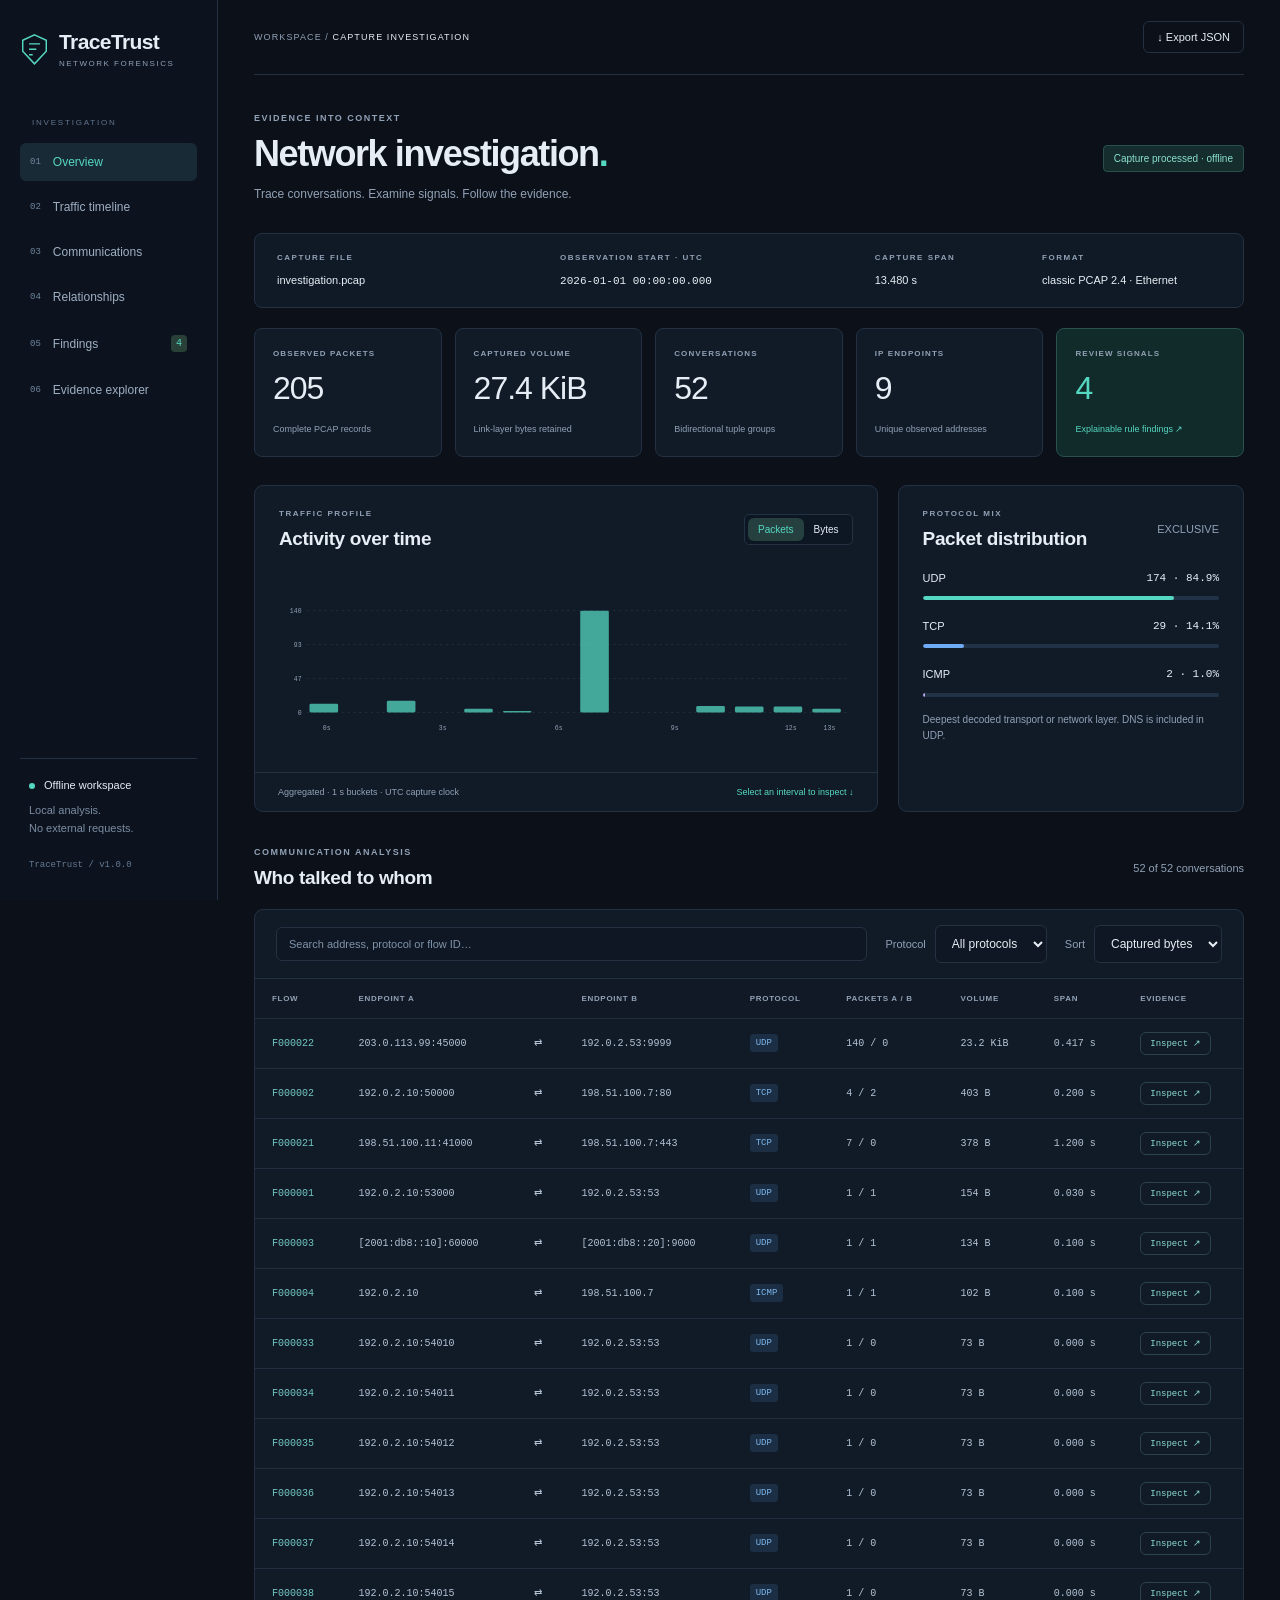
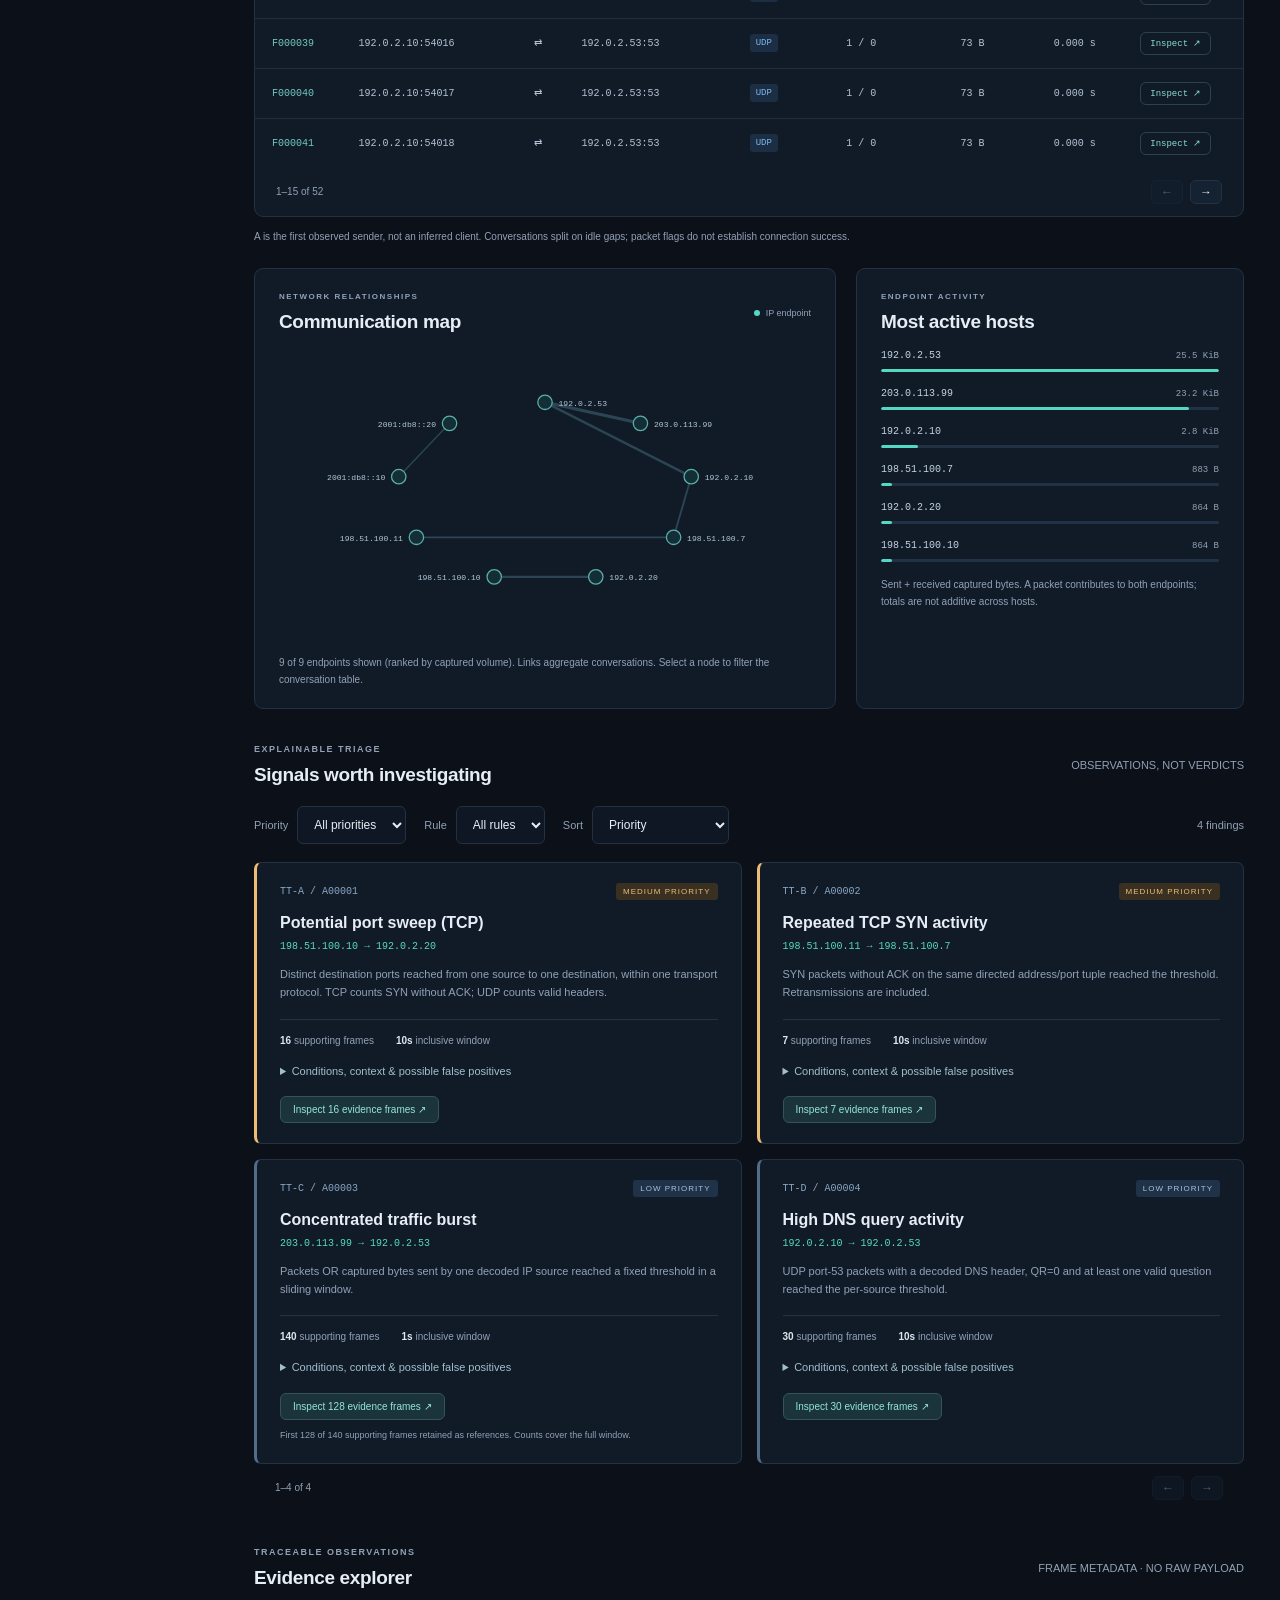
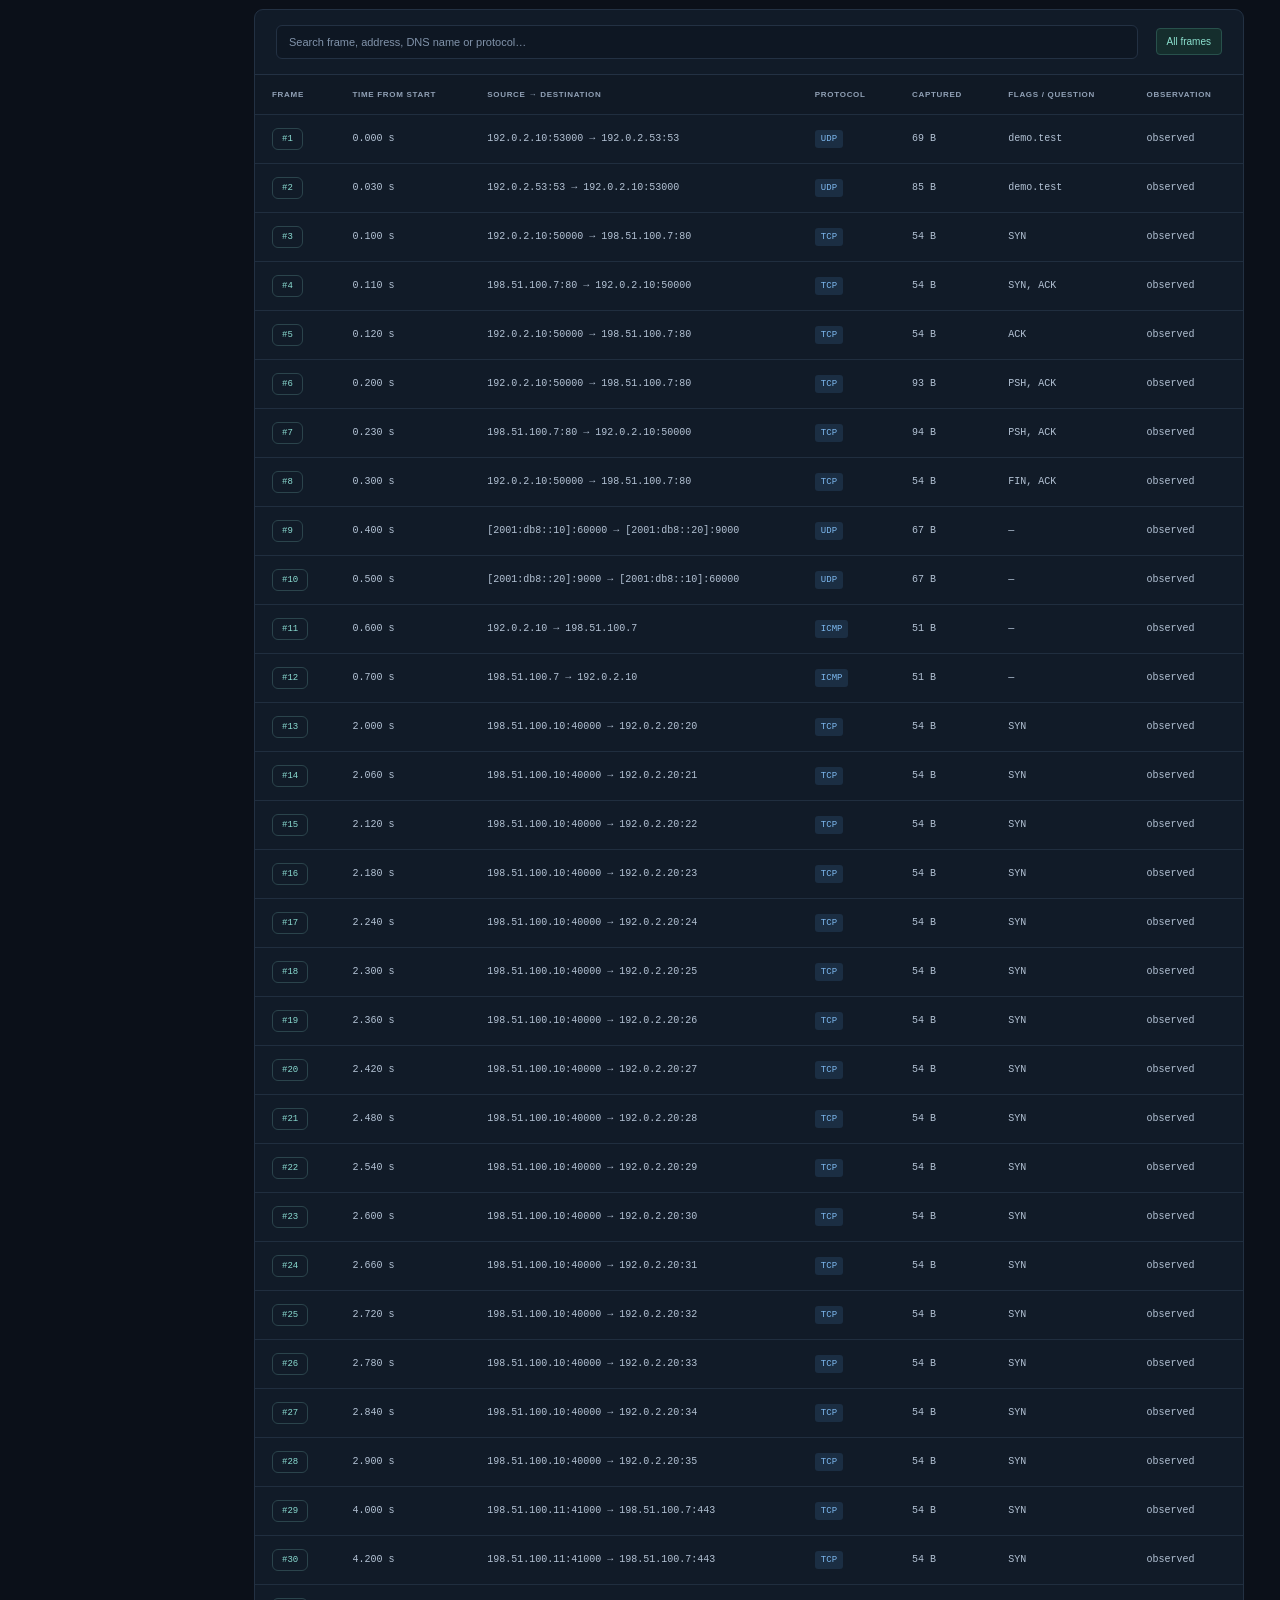
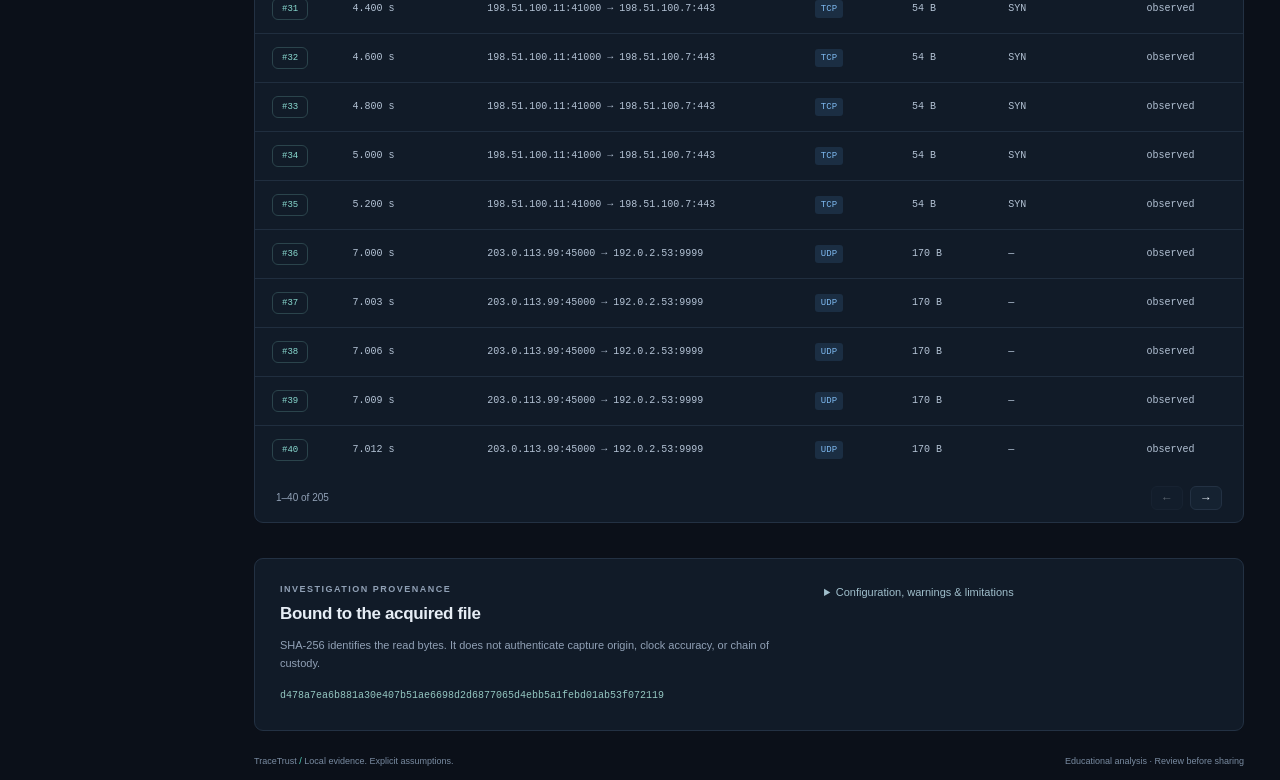
<file: examples/investigation/index.html>
<!doctype html>
<html lang="en">
<head>
  <meta charset="utf-8">
  <meta name="viewport" content="width=device-width,initial-scale=1">
  <meta name="color-scheme" content="dark">
  <meta http-equiv="Content-Security-Policy" content="default-src 'none'; script-src 'unsafe-inline'; style-src 'unsafe-inline'; img-src data:; connect-src 'none'; base-uri 'none'; form-action 'none'">
  <title>TraceTrust · Network investigation</title>
  <style>:root {
  --bg: #0b1019;
  --rail: #0c131e;
  --panel: #111b28;
  --panel2: #152231;
  --line: #233143;
  --muted: #91a1b6;
  --text: #e6edf5;
  --cyan: #55d8c1;
  --blue: #6eabf4;
  --amber: #eebd75;
  --mono: ui-monospace, SFMono-Regular, Consolas, monospace;
  font-family: Inter, ui-sans-serif, -apple-system, BlinkMacSystemFont, "Segoe UI", sans-serif;
  color: var(--text);
  background: var(--bg);
  font-synthesis: none;
  scroll-behavior: smooth
}

* {
  box-sizing: border-box
}

body {
  margin: 0
}

button,
input,
select {
  font: inherit
}

button,
a,
input,
select,
summary {
  touch-action: manipulation
}

button,
a {
  transition: background .15s, color .15s, border-color .15s
}

button {
  cursor: pointer
}

a {
  color: inherit;
  text-decoration: none
}

button:focus-visible,
a:focus-visible,
input:focus-visible,
select:focus-visible,
summary:focus-visible,
[tabindex]:focus-visible {
  outline: 2px solid var(--cyan);
  outline-offset: 4px
}

button:disabled {
  opacity: .35;
  cursor: default
}

button {
  border: 1px solid var(--line);
  border-radius: 6px;
  color: var(--text);
  background: var(--panel2);
  padding: 7px 12px
}

button:hover:not(:disabled) {
  background: #20374a
}

input,
select {
  background: #0e1723;
  border: 1px solid var(--line);
  color: var(--text);
  border-radius: 6px;
  padding: 10px 12px;
  min-width: 0
}

input::placeholder {
  color: #8193aa
}

label {
  font-size: 11px;
  color: var(--muted);
  display: flex;
  align-items: center;
  gap: 9px
}

select {
  font-size: 12px
}

p {
  line-height: 1.65
}

h1,
h2,
h3,
p {
  margin-top: 0
}

h1 {
  font-weight: 550;
  letter-spacing: -1.4px;
  font-size: 36px;
  margin-bottom: 10px
}

h2 {
  font-size: 19px;
  font-weight: 550;
  letter-spacing: -.35px;
  margin: 0
}

h3 {
  font-size: 16px;
  font-weight: 550;
  margin: 0
}

.accent {
  color: var(--cyan)
}

.muted,
.small,
.caption,
.eyebrow {
  color: var(--muted)
}

.small {
  font-size: 11px
}

.mono,
code,
pre {
  font-family: var(--mono)
}

.eyebrow,
.caption {
  font-size: 9px;
  letter-spacing: 1.5px;
  font-weight: 650
}

.eyebrow {
  margin-bottom: 10px
}

.caption {
  display: block;
  margin-bottom: 12px
}

.visually-hidden {
  position: absolute;
  width: 1px;
  height: 1px;
  padding: 0;
  overflow: hidden;
  clip: rect(0, 0, 0, 0);
  white-space: nowrap
}

.skip {
  position: fixed;
  top: -50px;
  left: 240px;
  z-index: 50;
  background: var(--cyan);
  color: var(--bg);
  padding: 12px
}

.skip:focus {
  top: 10px
}

.rail {
  position: fixed;
  inset: 0 auto 0 0;
  width: 218px;
  background: var(--rail);
  border-right: 1px solid var(--line);
  padding: 30px 20px;
  display: flex;
  flex-direction: column;
  z-index: 10
}

.brand {
  display: flex;
  align-items: center;
  gap: 10px;
  font-size: 21px;
  font-weight: 650;
  letter-spacing: -.6px
}

.brand svg {
  width: 29px;
  fill: none;
  stroke: var(--cyan);
  stroke-width: 1.6
}

.brand small {
  font-size: 8px;
  color: var(--muted);
  display: block;
  letter-spacing: 1.5px;
  font-weight: 500;
  margin-top: 5px
}

.nav-caption {
  color: #61748e;
  font-size: 8px;
  letter-spacing: 1.8px;
  margin: 50px 12px 16px
}

.rail nav {
  display: grid;
  gap: 7px
}

.rail nav a {
  display: flex;
  align-items: center;
  gap: 12px;
  color: #9eafc3;
  padding: 12px 10px;
  font-size: 12px;
  border-radius: 6px;
  white-space: nowrap
}

.rail nav a:hover,
.rail nav a.active {
  background: #172a36;
  color: var(--cyan)
}

.rail nav a span {
  font-family: var(--mono);
  font-size: 9px;
  color: #71869f
}

.rail nav b {
  margin-left: auto;
  font: 10px var(--mono);
  background: #294039;
  border-radius: 4px;
  padding: 3px 5px;
  color: var(--cyan)
}

.rail-foot {
  margin-top: auto;
  font-size: 11px;
  padding: 20px 9px 0;
  border-top: 1px solid var(--line)
}

.rail-foot p {
  color: #7b8ca3;
  font-size: 11px;
  margin: 10px 0 20px
}

.rail-foot small {
  font: 9px var(--mono);
  color: #657a94
}

.live-dot {
  display: inline-block;
  width: 6px;
  height: 6px;
  background: var(--cyan);
  border-radius: 50%;
  margin-right: 6px
}

main {
  margin-left: 218px;
  padding: 0 36px;
  max-width: 1840px
}

.topbar {
  height: 75px;
  border-bottom: 1px solid var(--line);
  display: flex;
  align-items: center;
  justify-content: space-between;
  font-size: 9px;
  letter-spacing: 1.1px
}

.button {
  font-size: 11px;
  padding: 9px 13px;
  background: transparent
}

.overview {
  padding-top: 38px
}

.section-heading {
  display: flex;
  align-items: center;
  justify-content: space-between;
  gap: 20px;
  margin-bottom: 20px
}

.hero-heading {
  margin-bottom: 28px
}

.lead {
  font-size: 12px;
  color: var(--muted);
  margin: 0
}

.badge,
.scope {
  font-size: 10px;
  background: #152e2d;
  border: 1px solid #28514c;
  color: #8be0ce;
  padding: 7px 10px;
  border-radius: 4px
}

.badge.partial {
  color: var(--amber);
  background: #352c21;
  border-color: #5a4830
}

.capture-strip {
  display: grid;
  grid-template-columns: 1.25fr 1.4fr .7fr .85fr;
  gap: 20px;
  padding: 19px 22px;
  background: #101a26;
  border: 1px solid var(--line);
  border-radius: 8px;
  margin-bottom: 20px
}

.capture-strip .caption {
  font-size: 8px;
  margin-bottom: 8px
}

.capture-strip strong {
  font-size: 11px;
  font-weight: 500;
  word-break: break-word
}

.metrics {
  display: grid;
  grid-template-columns: repeat(5, 1fr);
  gap: 13px;
  margin-bottom: 28px
}

.metric {
  border: 1px solid var(--line);
  border-radius: 8px;
  padding: 20px 18px;
  background: var(--panel)
}

.metric strong {
  display: block;
  font-size: 32px;
  letter-spacing: -1px;
  font-weight: 500;
  margin: 5px 0 11px;
  font-variant-numeric: tabular-nums
}

.metric .caption {
  font-size: 8px;
  letter-spacing: 1.1px
}

.metric>span:last-child,
.metric>a {
  color: var(--muted);
  font-size: 9px
}

.metric.signal {
  background: #112a2a;
  border-color: #28524b
}

.metric.signal strong,
.metric.signal a {
  color: var(--cyan)
}

.two-columns {
  display: grid;
  grid-template-columns: minmax(0, 1.8fr) minmax(270px, 1fr);
  gap: 20px
}

.panel {
  background: var(--panel);
  border: 1px solid var(--line);
  border-radius: 9px;
  overflow: hidden;
  min-width: 0
}

.panel-head {
  padding: 23px 24px 12px;
  display: flex;
  justify-content: space-between;
  align-items: center;
  gap: 12px
}

.panel-head .eyebrow {
  font-size: 8px
}

.segmented {
  display: flex;
  border: 1px solid var(--line);
  border-radius: 5px;
  padding: 3px;
  background: #0d1723
}

.segmented button {
  border: 0;
  background: transparent;
  font-size: 10px;
  padding: 6px 10px
}

.segmented button[aria-pressed=true] {
  background: #25403f;
  color: var(--cyan)
}

.timeline-chart {
  height: 210px;
  padding: 10px 22px 0
}

.timeline-chart svg {
  width: 100%;
  height: 100%;
  overflow: visible
}

.timeline-chart text,
.topology text {
  font-family: var(--mono);
  font-size: 9px;
  fill: var(--muted)
}

.timeline-chart .bar {
  fill: var(--cyan);
  opacity: .74;
  cursor: pointer
}

.timeline-chart .bar:hover,
.timeline-chart .bar:focus {
  opacity: 1;
  fill: #b5fff0
}

.panel-foot {
  display: flex;
  justify-content: space-between;
  gap: 12px;
  font-size: 9px;
  border-top: 1px solid var(--line);
  padding: 14px 23px;
  color: var(--muted)
}

.panel-note {
  font-size: 10px;
  color: var(--muted);
  margin: 10px 24px 20px
}

.protocol-list {
  display: grid;
  gap: 15px;
  padding: 10px 24px 0;
  min-height: 140px
}

.protocol-row {
  display: grid;
  grid-template-columns: 1fr auto;
  gap: 7px;
  font-size: 11px
}

.protocol-row strong {
  font: 11px var(--mono);
  font-weight: 400
}

.meter {
  height: 4px;
  background: #223246;
  border-radius: 2px;
  overflow: hidden;
  grid-column: 1/-1
}

.meter>span {
  display: block;
  height: 100%;
  background: var(--cyan);
  border-radius: 2px
}

.section-block {
  margin-top: 35px;
  scroll-margin-top: 20px
}

section {
  scroll-margin-top: 20px
}

.toolbar {
  display: flex;
  align-items: center;
  gap: 18px;
  padding: 15px 21px;
  border-bottom: 1px solid var(--line);
  flex-wrap: wrap
}

.search-label {
  flex: 1;
  min-width: 180px
}

.search-label input {
  width: 100%;
  font-size: 11px
}

.table-scroll {
  overflow-x: auto
}

table {
  width: 100%;
  border-collapse: collapse;
  text-align: left;
  font-size: 11px;
  white-space: nowrap
}

th {
  font-size: 8px;
  letter-spacing: .7px;
  font-weight: 550;
  color: var(--muted);
  text-transform: uppercase;
  padding: 15px 17px;
  background: #101925
}

td {
  border-top: 1px solid #202e3f;
  padding: 13px 17px;
  max-width: 360px;
  overflow: hidden;
  text-overflow: ellipsis;
  font-family: var(--mono);
  font-size: 10px;
  color: #b3c2d4
}

tr:hover td {
  background: #162434
}

td:first-child {
  color: #71c6c0
}

td button {
  font-size: 9px;
  padding: 5px 9px;
  border-color: #2b444c;
  background: transparent;
  color: #8adbd1
}

td .port {
  color: #7790aa
}

.tag {
  font-size: 9px;
  color: #7db8ef;
  background: #1b2e43;
  padding: 4px 6px;
  border-radius: 3px;
  display: inline-block
}

.pagination {
  padding: 12px 21px;
  display: flex;
  justify-content: space-between;
  align-items: center;
  font-size: 10px;
  color: var(--muted)
}

.pagination>div {
  display: flex;
  gap: 7px
}

.pagination button {
  font-size: 12px;
  padding: 4px 9px
}

.section-note {
  font-size: 10px;
  color: var(--muted);
  margin: 12px 0 23px
}

.relationships {
  grid-template-columns: minmax(0, 1.5fr) minmax(280px, 1fr)
}

.topology {
  height: 300px;
  padding: 0 20px
}

.topology svg {
  width: 100%;
  height: 100%
}

.topology line {
  stroke: #335060;
  stroke-opacity: .8
}

.topology circle {
  fill: #142e37;
  stroke: #5bafa7;
  stroke-width: 1.4;
  cursor: pointer
}

.topology circle:hover,
.topology circle:focus {
  fill: #2a716a;
  stroke: #93ffe5
}

.topology .host-label {
  font-size: 9px;
  fill: #b2c8d8
}

.key-dot {
  font-size: 9px;
  color: var(--muted);
  white-space: nowrap
}

.key-dot:before {
  content: "";
  display: inline-block;
  width: 6px;
  height: 6px;
  border-radius: 50%;
  background: var(--cyan);
  margin-right: 6px
}

.host-list {
  padding: 5px 24px;
  display: grid;
  gap: 16px
}

.host-row button {
  display: flex;
  align-items: center;
  justify-content: space-between;
  width: 100%;
  background: transparent;
  border: 0;
  padding: 0 0 8px;
  font-size: 10px;
  font-family: var(--mono);
  text-align: left;
  color: #c1d2e2
}

.host-row button span:last-child {
  font-size: 9px;
  color: var(--muted)
}

.host-row .meter {
  height: 3px
}

.findings-toolbar {
  padding: 0 0 18px;
  border: 0
}

.findings-toolbar>span {
  margin-left: auto
}

.finding-grid {
  display: grid;
  grid-template-columns: 1fr 1fr;
  gap: 15px
}

.finding {
  background: var(--panel);
  border: 1px solid var(--line);
  border-left: 3px solid #526c8c;
  border-radius: 7px;
  padding: 20px 23px;
  min-width: 0
}

.finding.medium {
  border-left-color: var(--amber)
}

.finding-top {
  display: flex;
  justify-content: space-between;
  align-items: center;
  margin-bottom: 14px
}

.rule-label {
  font: 10px var(--mono);
  color: #89a5c1
}

.priority {
  font-size: 8px;
  letter-spacing: 1px;
  text-transform: uppercase;
  color: #a5c3e3;
  background: #203247;
  padding: 4px 7px;
  border-radius: 3px
}

.medium .priority {
  background: #393022;
  color: var(--amber)
}

.finding h3 {
  margin-bottom: 9px
}

.finding .entity {
  font: 10px var(--mono);
  color: var(--cyan);
  overflow-wrap: anywhere
}

.finding p {
  font-size: 11px;
  color: var(--muted);
  margin-bottom: 13px
}

.finding .facts {
  display: flex;
  flex-wrap: wrap;
  gap: 10px 22px;
  margin: 17px 0;
  border-top: 1px solid var(--line);
  padding-top: 15px;
  font-size: 10px
}

.finding .facts b {
  color: #dbe8ef;
  font-weight: 550
}

.finding .facts span {
  color: var(--muted)
}

details {
  font-size: 11px;
  color: var(--muted)
}

summary {
  cursor: pointer;
  color: #a0bfcc;
  line-height: 1.6
}

details p {
  margin-top: 12px
}

.finding button {
  margin-top: 16px;
  font-size: 10px;
  background: #1b343b;
  border: 1px solid #345553;
  color: #94e6d6
}

.finding pre {
  white-space: pre-wrap;
  line-height: 1.6;
  color: #a7b9cb;
  font-size: 10px
}

.finding .evidence-note {
  font-size: 9px;
  margin: 8px 0 0
}

.scope {
  white-space: nowrap;
  max-width: 340px;
  overflow: hidden;
  text-overflow: ellipsis
}

.notice {
  font-size: 12px;
  border: 1px solid #64513a;
  color: #eccda1;
  background: #32291e;
  padding: 15px;
  border-radius: 6px;
  margin: 0 0 20px;
  overflow-wrap: anywhere
}

.provenance {
  margin: 35px 0 25px;
  padding: 25px;
  display: grid;
  grid-template-columns: 1.3fr 1fr;
  gap: 32px
}

.provenance h2 {
  font-size: 17px
}

.provenance p {
  font-size: 11px;
  color: var(--muted);
  margin: 12px 0
}

.provenance code {
  font-size: 10px;
  color: #94c7c1;
  overflow-wrap: anywhere;
  line-height: 1.8
}

.provenance pre {
  font-size: 10px;
  line-height: 1.5;
  white-space: pre-wrap
}

.provenance li {
  margin-bottom: 9px;
  line-height: 1.6
}

footer {
  font-size: 9px;
  color: #798ba1;
  display: flex;
  justify-content: space-between;
  gap: 20px;
  padding: 0 0 30px
}

.empty {
  padding: 35px;
  text-align: center;
  color: var(--muted);
  font-size: 12px;
  grid-column: 1/-1
}

dialog {
  background: #121e2b;
  color: var(--text);
  border: 1px solid #355365;
  border-radius: 12px;
  max-width: 680px;
  width: calc(100% - 32px);
  max-height: 90vh;
  padding: 25px;
  box-shadow: 0 30px 90px #0008
}

dialog::backdrop {
  background: #030911b8;
  backdrop-filter: blur(3px)
}

.inspector-head {
  display: flex;
  justify-content: space-between;
  align-items: center;
  margin-bottom: 20px
}

.inspector-head button {
  font-size: 20px
}

.detail-grid {
  display: grid;
  grid-template-columns: 150px 1fr;
  gap: 0;
  font-size: 11px
}

.detail-grid dt,
.detail-grid dd {
  border-top: 1px solid var(--line);
  padding: 12px 0;
  margin: 0;
  overflow-wrap: anywhere
}

.detail-grid dt {
  color: var(--muted)
}

.detail-grid dd {
  font-family: var(--mono)
}

dialog pre {
  font-size: 11px;
  line-height: 1.6;
  white-space: pre-wrap;
  overflow-wrap: anywhere
}

dialog .notice {
  margin-top: 18px;
  font-size: 11px
}

body:has(dialog[open]) {
  overflow: hidden
}

[hidden] {
  display: none !important
}

@media(min-width:1600px) {
  main {
    padding-left: 48px;
    padding-right: 48px
  }

  .timeline-chart {
    height: 245px
  }

  .metric strong {
    font-size: 38px
  }
}

@media(max-width:1250px) {
  .rail {
    width: 190px;
    padding: 26px 14px
  }

  main {
    margin-left: 190px;
    padding: 0 25px
  }

  .metrics {
    gap: 10px
  }

  .metric {
    padding: 18px 13px
  }

  .metric strong {
    font-size: 29px
  }

  .metric .caption {
    font-size: 7px
  }

  .capture-strip {
    gap: 12px
  }

  .two-columns {
    grid-template-columns: minmax(0, 1.55fr) minmax(235px, 1fr)
  }

  .panel-head {
    padding: 20px 18px 10px
  }

  .timeline-chart {
    padding-left: 17px;
    padding-right: 17px
  }

  .panel-foot {
    font-size: 8px;
    padding: 14px 17px
  }

  .relationships {
    grid-template-columns: 1.2fr 1fr
  }
}

@media(max-width:1000px) {
  .rail {
    width: 168px
  }

  .brand {
    font-size: 18px;
    gap: 7px
  }

  .brand svg {
    width: 24px
  }

  .brand small {
    font-size: 6px
  }

  .rail nav a {
    font-size: 11px;
    gap: 8px
  }

  main {
    margin-left: 168px;
    padding: 0 22px
  }

  h1 {
    font-size: 30px
  }

  .hero-heading {
    align-items: flex-start;
    flex-direction: column;
    gap: 18px
  }

  .capture-strip {
    grid-template-columns: 1fr 1fr
  }

  .metrics {
    grid-template-columns: repeat(3, 1fr)
  }

  .two-columns {
    grid-template-columns: 1fr
  }

  .protocol-list {
    grid-template-columns: 1fr 1fr;
    min-height: 0;
    padding-bottom: 8px
  }

  .finding-grid {
    grid-template-columns: 1fr
  }

  .provenance {
    grid-template-columns: 1fr;
    gap: 20px
  }

  .relationships .host-list {
    grid-template-columns: 1fr 1fr;
    gap: 20px
  }

  .topology {
    height: 320px
  }

  .metric strong {
    font-size: 32px
  }
}

@media(max-width:650px) {
  .rail {
    position: relative;
    width: 100%;
    padding: 17px 18px;
    border-right: 0;
    border-bottom: 1px solid var(--line)
  }

  .brand {
    font-size: 20px
  }

  .brand svg {
    width: 26px
  }

  .brand small {
    font-size: 7px
  }

  .nav-caption,
  .rail-foot {
    display: none
  }

  .rail nav {
    display: flex;
    overflow: auto;
    gap: 4px;
    margin-top: 17px
  }

  .rail nav a {
    font-size: 10px;
    padding: 8px 10px
  }

  .rail nav a span {
    display: none
  }

  .rail nav b {
    display: none
  }

  main {
    margin-left: 0;
    padding: 0 17px
  }

  .topbar {
    height: 58px;
    font-size: 7px;
    letter-spacing: .7px
  }

  .button {
    font-size: 10px;
    padding: 8px 9px
  }

  .overview {
    padding-top: 27px
  }

  h1 {
    font-size: 28px;
    letter-spacing: -.8px
  }

  .lead {
    font-size: 11px
  }

  .capture-strip {
    padding: 16px;
    gap: 19px 10px
  }

  .capture-strip strong {
    font-size: 10px
  }

  .capture-strip .caption {
    font-size: 7px;
    letter-spacing: .7px
  }

  .metrics {
    grid-template-columns: 1fr 1fr;
    gap: 10px
  }

  .metric:last-child {
    grid-column: 1/-1;
    display: grid;
    grid-template-columns: 1fr auto;
    align-items: center;
    gap: 0 10px
  }

  .metric:last-child strong {
    grid-row: 1/3;
    grid-column: 2;
    margin: 0
  }

  .metric:last-child .caption {
    margin-bottom: 8px
  }

  .metric strong {
    font-size: 29px
  }

  .metric .caption {
    font-size: 8px
  }

  .metric>span:last-child,
  .metric>a {
    font-size: 9px
  }

  .panel-head {
    padding: 19px 17px 12px
  }

  h2 {
    font-size: 17px
  }

  .panel-head .eyebrow {
    font-size: 7px
  }

  .segmented button {
    font-size: 9px;
    padding: 5px 7px
  }

  .timeline-chart {
    height: 185px
  }

  .panel-foot {
    flex-direction: column;
    gap: 7px
  }

  .section-heading {
    align-items: flex-start;
    gap: 14px
  }

  .section-heading>.small {
    font-size: 8px;
    max-width: 100px;
    text-align: right;
    line-height: 1.6
  }

  .toolbar {
    gap: 12px;
    padding: 14px
  }

  .toolbar .search-label {
    flex-basis: 100%
  }

  .toolbar label {
    font-size: 10px
  }

  .toolbar select {
    font-size: 10px;
    padding: 8px
  }

  .findings-toolbar {
    padding: 0 0 16px
  }

  .finding {
    padding: 19px
  }

  .findings-toolbar>span {
    margin-left: 0
  }

  .relationships .host-list {
    grid-template-columns: 1fr
  }

  .protocol-list {
    gap: 20px
  }

  .topology {
    height: 270px;
    padding: 0 4px
  }

  .topology .host-label {
    font-size: 10px
  }

  .provenance {
    padding: 20px
  }

  .scope {
    font-size: 9px;
    max-width: 220px
  }

  .panel-note {
    font-size: 9px
  }

  footer {
    flex-direction: column;
    gap: 9px
  }

  .detail-grid {
    grid-template-columns: 115px 1fr;
    font-size: 10px
  }

  .skip {
    left: 20px
  }
}

@media(prefers-reduced-motion:reduce) {
  :root {
    scroll-behavior: auto
  }

  * {
    transition: none !important
  }
}
</style>
</head>
<body>
<a class="skip" href="#overview">Skip to investigation</a>
<aside class="rail">
  <a class="brand" href="#overview" aria-label="TraceTrust overview"><svg viewBox="0 0 32 36" aria-hidden="true"><path d="M16 2 29 8v12L16 34 3 20V8Z"/><path d="M10 12h12M10 18h8M10 24h4"/></svg><span>TraceTrust<small>NETWORK FORENSICS</small></span></a>
  <div class="nav-caption">INVESTIGATION</div>
  <nav aria-label="Investigation views">
    <a href="#overview"><span>01</span> Overview</a>
    <a href="#traffic"><span>02</span> Traffic timeline</a>
    <a href="#communications"><span>03</span> Communications</a>
    <a href="#relationships"><span>04</span> Relationships</a>
    <a href="#findings"><span>05</span> Findings <b id="nav-findings">0</b></a>
    <a href="#evidence"><span>06</span> Evidence explorer</a>
  </nav>
  <div class="rail-foot"><span class="live-dot"></span> Offline workspace<p>Local analysis.<br>No external requests.</p><small id="tool-version"></small></div>
</aside>
<main>
  <div class="topbar"><span><span class="muted">WORKSPACE /</span> CAPTURE INVESTIGATION</span><button id="download-json" class="button">↓ Export JSON</button></div>
  <section id="overview" class="overview">
    <div class="section-heading hero-heading"><div><div class="eyebrow">EVIDENCE INTO CONTEXT</div><h1>Network investigation<span class="accent">.</span></h1><p class="lead">Trace conversations. Examine signals. Follow the evidence.</p></div><span class="badge" id="observation-status">Loading report</span></div>
    <div class="capture-strip"><div><span class="caption">CAPTURE FILE</span><strong id="capture-name"></strong></div><div><span class="caption">OBSERVATION START · UTC</span><strong id="capture-start" class="mono"></strong></div><div><span class="caption">CAPTURE SPAN</span><strong id="capture-duration"></strong></div><div><span class="caption">FORMAT</span><strong id="capture-format"></strong></div></div>
    <div id="warnings" class="notice" hidden></div>
    <div class="metrics">
      <article class="metric"><span class="caption">OBSERVED PACKETS</span><strong id="metric-packets">—</strong><span>Complete PCAP records</span></article>
      <article class="metric"><span class="caption">CAPTURED VOLUME</span><strong id="metric-bytes">—</strong><span>Link-layer bytes retained</span></article>
      <article class="metric"><span class="caption">CONVERSATIONS</span><strong id="metric-flows">—</strong><span>Bidirectional tuple groups</span></article>
      <article class="metric"><span class="caption">IP ENDPOINTS</span><strong id="metric-hosts">—</strong><span>Unique observed addresses</span></article>
      <article class="metric signal"><span class="caption">REVIEW SIGNALS</span><strong id="metric-findings">—</strong><a href="#findings">Explainable rule findings ↗</a></article>
    </div>
  </section>
  <section id="traffic" class="two-columns">
    <article class="panel timeline-panel"><div class="panel-head"><div><div class="eyebrow">TRAFFIC PROFILE</div><h2>Activity over time</h2></div><div class="segmented" role="group" aria-label="Timeline measure"><button id="chart-packets" aria-pressed="true">Packets</button><button id="chart-bytes" aria-pressed="false">Bytes</button></div></div><div id="timeline" class="timeline-chart" aria-label="Traffic timeline"></div><div class="panel-foot"><span id="timeline-note"></span><span class="accent">Select an interval to inspect ↓</span></div></article>
    <article class="panel"><div class="panel-head"><div><div class="eyebrow">PROTOCOL MIX</div><h2>Packet distribution</h2></div><span class="small muted">EXCLUSIVE</span></div><div id="protocols" class="protocol-list"></div><p class="panel-note">Deepest decoded transport or network layer. DNS is included in UDP.</p></article>
  </section>
  <section id="communications" class="section-block">
    <div class="section-heading"><div><div class="eyebrow">COMMUNICATION ANALYSIS</div><h2>Who talked to whom</h2></div><span id="flow-count" class="small muted"></span></div>
    <div class="panel"><div class="toolbar"><label class="search-label"><span class="visually-hidden">Search conversations</span><input id="flow-search" type="search" placeholder="Search address, protocol or flow ID…"></label><label>Protocol<select id="flow-protocol"><option value="">All protocols</option></select></label><label>Sort<select id="flow-sort"><option value="volume">Captured bytes</option><option value="packets">Packet count</option><option value="recent">Most recent</option></select></label><button id="clear-host" hidden class="button"></button></div><div class="table-scroll"><table><thead><tr><th>Flow</th><th>Endpoint A</th><th></th><th>Endpoint B</th><th>Protocol</th><th>Packets A / B</th><th>Volume</th><th>Span</th><th>Evidence</th></tr></thead><tbody id="flow-rows"></tbody></table></div><div class="pagination"><span id="flow-page-label"></span><div><button id="flow-prev" aria-label="Previous conversations">←</button><button id="flow-next" aria-label="Next conversations">→</button></div></div></div>
    <p class="section-note">A is the first observed sender, not an inferred client. Conversations split on idle gaps; packet flags do not establish connection success.</p>
  </section>
  <section id="relationships" class="two-columns relationships">
    <article class="panel"><div class="panel-head"><div><div class="eyebrow">NETWORK RELATIONSHIPS</div><h2>Communication map</h2></div><span class="key-dot">IP endpoint</span></div><div id="topology" class="topology"></div><p id="topology-note" class="panel-note"></p></article>
    <article class="panel"><div class="panel-head"><div><div class="eyebrow">ENDPOINT ACTIVITY</div><h2>Most active hosts</h2></div></div><div id="hosts" class="host-list"></div><p class="panel-note">Sent + received captured bytes. A packet contributes to both endpoints; totals are not additive across hosts.</p></article>
  </section>
  <section id="findings" class="section-block">
    <div class="section-heading"><div><div class="eyebrow">EXPLAINABLE TRIAGE</div><h2>Signals worth investigating</h2></div><span class="small muted">OBSERVATIONS, NOT VERDICTS</span></div>
    <div class="toolbar findings-toolbar"><label>Priority<select id="finding-priority"><option value="">All priorities</option><option value="medium">Medium</option><option value="low">Low</option></select></label><label>Rule<select id="finding-rule"><option value="">All rules</option><option>TT-A</option><option>TT-B</option><option>TT-C</option><option>TT-D</option></select></label><label>Sort<select id="finding-sort"><option value="priority">Priority</option><option value="time">Observation time</option><option value="evidence">Evidence count</option></select></label><span id="finding-count" class="muted small"></span></div>
    <div id="finding-cards" class="finding-grid"></div><div class="pagination"><span id="finding-page-label"></span><div><button id="finding-prev" aria-label="Previous findings">←</button><button id="finding-next" aria-label="Next findings">→</button></div></div>
  </section>
  <section id="evidence" class="section-block">
    <div class="section-heading"><div><div class="eyebrow">TRACEABLE OBSERVATIONS</div><h2>Evidence explorer</h2></div><span class="small muted">FRAME METADATA · NO RAW PAYLOAD</span></div>
    <div class="panel"><div class="toolbar"><label class="search-label"><span class="visually-hidden">Search packets</span><input id="packet-search" type="search" placeholder="Search frame, address, DNS name or protocol…"></label><span id="evidence-scope" class="scope">All frames</span><button id="reset-evidence" class="button" hidden>Clear selection ×</button></div><div class="table-scroll"><table><thead><tr><th>Frame</th><th>Time from start</th><th>Source → destination</th><th>Protocol</th><th>Captured</th><th>Flags / question</th><th>Observation</th></tr></thead><tbody id="packet-rows"></tbody></table></div><div class="pagination"><span id="packet-page-label"></span><div><button id="packet-prev" aria-label="Previous frames">←</button><button id="packet-next" aria-label="Next frames">→</button></div></div></div>
  </section>
  <section class="provenance panel"><div><div class="eyebrow">INVESTIGATION PROVENANCE</div><h2>Bound to the acquired file</h2><p>SHA-256 identifies the read bytes. It does not authenticate capture origin, clock accuracy, or chain of custody.</p><code id="capture-hash"></code></div><details><summary>Configuration, warnings & limitations</summary><p id="analysis-time"></p><pre id="configuration"></pre><ul id="limitations"></ul></details></section>
  <footer><span>TraceTrust <span class="accent">/</span> Local evidence. Explicit assumptions.</span><span>Educational analysis · Review before sharing</span></footer>
</main>
<dialog id="inspector" aria-labelledby="inspector-title"><div class="inspector-head"><div><div class="eyebrow">EVIDENCE DETAIL</div><h2 id="inspector-title"></h2></div><button id="close-inspector" class="button" aria-label="Close evidence detail">×</button></div><div id="inspector-content"></div></dialog>
<noscript><p class="notice">JavaScript is required for interactive views. The adjacent report.json contains all analysis data.</p></noscript>
<script type="application/json" id="report-data">{"capture":{"byte_order":"little","file_bytes":31319,"filename":"investigation.pcap","format":"classic PCAP 2.4","link_type":"Ethernet (1)","records_complete":true,"sha256":"d478a7ea6b881a30e407b51ae6698d2d6877065d4ebb5a1febd01ab53f072119","snaplen":65535,"timestamp_resolution":"microseconds","warnings":[]},"config":{"burst_bytes":65536,"burst_packets":80,"burst_window_seconds":1,"dns_count":20,"flow_timeout_seconds":60,"max_file_mib":128,"max_packets":100000,"scan_ports":12,"syn_count":5,"window_seconds":10},"findings":[{"destination":"192.0.2.20","evidence_sampled":false,"evidence_total":16,"explanation":"Distinct destination ports reached from one source to one destination, within one transport protocol. TCP counts SYN without ACK; UDP counts valid headers.","first_utc":"2026-01-01T00:00:02.000000000Z","flows":["F000005","F000006","F000007","F000008","F000009","F000010","F000011","F000012","F000013","F000014","F000015","F000016","F000017","F000018","F000019","F000020"],"frames":[13,14,15,16,17,18,19,20,21,22,23,24,25,26,27,28],"id":"A00001","last_utc":"2026-01-01T00:00:02.900000000Z","limitation":"Legitimate discovery can trigger this rule. Distributed or slow sweeps may be missed. Contact does not establish compromise.","observed":{"captured_bytes":864,"packets":16,"unique_destination_ports":16},"priority":"medium","recommendation":"Check authorized scanning, service discovery, host role, and responses in the supporting frames.","rule":"TT-A","source":"198.51.100.10","thresholds":{"unique_destination_ports_gte":12},"title":"Potential port sweep (TCP)","window_end_utc":"2026-01-01T00:00:02.900000000Z","window_seconds":10,"window_start_utc":"2025-12-31T23:59:52.900000000Z"},{"destination":"198.51.100.7","evidence_sampled":false,"evidence_total":7,"explanation":"SYN packets without ACK on the same directed address/port tuple reached the threshold. Retransmissions are included.","first_utc":"2026-01-01T00:00:04.000000000Z","flows":["F000021"],"frames":[29,30,31,32,33,34,35],"id":"A00002","last_utc":"2026-01-01T00:00:05.200000000Z","limitation":"Repeated packets are not necessarily separate connection attempts. Missing replies do not prove failure or malicious intent.","observed":{"captured_bytes":378,"destination_port":443,"packets":7,"source_port":41000,"unique_destination_ports":1},"priority":"medium","recommendation":"Inspect SYN sequence numbers and reverse traffic; check loss, service availability, and capture placement.","rule":"TT-B","source":"198.51.100.11","thresholds":{"syn_without_ack_gte":5},"title":"Repeated TCP SYN activity","window_end_utc":"2026-01-01T00:00:05.200000000Z","window_seconds":10,"window_start_utc":"2025-12-31T23:59:55.200000000Z"},{"destination":"192.0.2.53","evidence_sampled":true,"evidence_total":140,"explanation":"Packets OR captured bytes sent by one decoded IP source reached a fixed threshold in a sliding window.","first_utc":"2026-01-01T00:00:07.000000000Z","flows":["F000022"],"frames":[36,37,38,39,40,41,42,43,44,45,46,47,48,49,50,51,52,53,54,55,56,57,58,59,60,61,62,63,64,65,66,67,68,69,70,71,72,73,74,75,76,77,78,79,80,81,82,83,84,85,86,87,88,89,90,91,92,93,94,95,96,97,98,99,100,101,102,103,104,105,106,107,108,109,110,111,112,113,114,115,116,117,118,119,120,121,122,123,124,125,126,127,128,129,130,131,132,133,134,135,136,137,138,139,140,141,142,143,144,145,146,147,148,149,150,151,152,153,154,155,156,157,158,159,160,161,162,163],"id":"A00003","last_utc":"2026-01-01T00:00:07.417000000Z","limitation":"This is a fixed volume rule, not a learned baseline. Captured bytes include link headers and may omit truncated data. Benign bursts are expected.","observed":{"captured_bytes":23800,"packets":140,"unique_destination_ports":1},"priority":"low","recommendation":"Compare with the host's normal workload, backups, transfers, and capture duplication; inspect destinations and timing.","rule":"TT-C","source":"203.0.113.99","thresholds":{"captured_bytes_gte":65536,"packets_gte":80},"title":"Concentrated traffic burst","window_end_utc":"2026-01-01T00:00:07.417000000Z","window_seconds":1,"window_start_utc":"2026-01-01T00:00:06.417000000Z"},{"destination":"192.0.2.53","evidence_sampled":false,"evidence_total":30,"explanation":"UDP port-53 packets with a decoded DNS header, QR=0 and at least one valid question reached the per-source threshold.","first_utc":"2026-01-01T00:00:10.000000000Z","flows":["F000023","F000024","F000025","F000026","F000027","F000028","F000029","F000030","F000031","F000032","F000033","F000034","F000035","F000036","F000037","F000038","F000039","F000040","F000041","F000042","F000043","F000044","F000045","F000046","F000047","F000048","F000049","F000050","F000051","F000052"],"frames":[176,177,178,179,180,181,182,183,184,185,186,187,188,189,190,191,192,193,194,195,196,197,198,199,200,201,202,203,204,205],"id":"A00004","last_utc":"2026-01-01T00:00:13.480000000Z","limitation":"Counts query packets, including duplicates, not unique names. DNS over TCP, encrypted DNS and other ports are not analyzed. High rate is not proof of tunneling.","observed":{"captured_bytes":2180,"packets":30,"unique_destination_ports":1},"priority":"low","recommendation":"Review queried names, retransmissions, resolver behavior, and the expected workload of the source host.","rule":"TT-D","source":"192.0.2.10","thresholds":{"dns_query_packets_gte":20},"title":"High DNS query activity","window_end_utc":"2026-01-01T00:00:13.480000000Z","window_seconds":10,"window_start_utc":"2026-01-01T00:00:03.480000000Z"}],"flows":[{"bytes_a_to_b":69,"bytes_b_to_a":85,"captured_bytes":154,"direction_note":"A is the first observed sender; no client/server or connection-success inference.","duration_ms":30.0,"endpoint_a":"192.0.2.10","endpoint_b":"192.0.2.53","first_relative_ms":0.0,"first_utc":"2026-01-01T00:00:00.000000000Z","frames":[1,2],"id":"F000001","last_relative_ms":30.0,"last_utc":"2026-01-01T00:00:00.030000000Z","packets":2,"packets_a_to_b":1,"packets_b_to_a":1,"port_a":53000,"port_b":53,"protocol":"UDP","tcp_observations":{"ack":0,"fin":0,"rst":0,"syn_ack":0,"syn_without_ack":0},"vlans":[]},{"bytes_a_to_b":255,"bytes_b_to_a":148,"captured_bytes":403,"direction_note":"A is the first observed sender; no client/server or connection-success inference.","duration_ms":200.0,"endpoint_a":"192.0.2.10","endpoint_b":"198.51.100.7","first_relative_ms":100.0,"first_utc":"2026-01-01T00:00:00.100000000Z","frames":[3,4,5,6,7,8],"id":"F000002","last_relative_ms":300.0,"last_utc":"2026-01-01T00:00:00.300000000Z","packets":6,"packets_a_to_b":4,"packets_b_to_a":2,"port_a":50000,"port_b":80,"protocol":"TCP","tcp_observations":{"ack":5,"fin":1,"rst":0,"syn_ack":1,"syn_without_ack":1},"vlans":[]},{"bytes_a_to_b":67,"bytes_b_to_a":67,"captured_bytes":134,"direction_note":"A is the first observed sender; no client/server or connection-success inference.","duration_ms":100.0,"endpoint_a":"2001:db8::10","endpoint_b":"2001:db8::20","first_relative_ms":400.0,"first_utc":"2026-01-01T00:00:00.400000000Z","frames":[9,10],"id":"F000003","last_relative_ms":500.0,"last_utc":"2026-01-01T00:00:00.500000000Z","packets":2,"packets_a_to_b":1,"packets_b_to_a":1,"port_a":60000,"port_b":9000,"protocol":"UDP","tcp_observations":{"ack":0,"fin":0,"rst":0,"syn_ack":0,"syn_without_ack":0},"vlans":[]},{"bytes_a_to_b":51,"bytes_b_to_a":51,"captured_bytes":102,"direction_note":"A is the first observed sender; no client/server or connection-success inference.","duration_ms":100.0,"endpoint_a":"192.0.2.10","endpoint_b":"198.51.100.7","first_relative_ms":600.0,"first_utc":"2026-01-01T00:00:00.600000000Z","frames":[11,12],"id":"F000004","last_relative_ms":700.0,"last_utc":"2026-01-01T00:00:00.700000000Z","packets":2,"packets_a_to_b":1,"packets_b_to_a":1,"port_a":null,"port_b":null,"protocol":"ICMP","tcp_observations":{"ack":0,"fin":0,"rst":0,"syn_ack":0,"syn_without_ack":0},"vlans":[]},{"bytes_a_to_b":54,"bytes_b_to_a":0,"captured_bytes":54,"direction_note":"A is the first observed sender; no client/server or connection-success inference.","duration_ms":0.0,"endpoint_a":"198.51.100.10","endpoint_b":"192.0.2.20","first_relative_ms":2000.0,"first_utc":"2026-01-01T00:00:02.000000000Z","frames":[13],"id":"F000005","last_relative_ms":2000.0,"last_utc":"2026-01-01T00:00:02.000000000Z","packets":1,"packets_a_to_b":1,"packets_b_to_a":0,"port_a":40000,"port_b":20,"protocol":"TCP","tcp_observations":{"ack":0,"fin":0,"rst":0,"syn_ack":0,"syn_without_ack":1},"vlans":[]},{"bytes_a_to_b":54,"bytes_b_to_a":0,"captured_bytes":54,"direction_note":"A is the first observed sender; no client/server or connection-success inference.","duration_ms":0.0,"endpoint_a":"198.51.100.10","endpoint_b":"192.0.2.20","first_relative_ms":2060.0,"first_utc":"2026-01-01T00:00:02.060000000Z","frames":[14],"id":"F000006","last_relative_ms":2060.0,"last_utc":"2026-01-01T00:00:02.060000000Z","packets":1,"packets_a_to_b":1,"packets_b_to_a":0,"port_a":40000,"port_b":21,"protocol":"TCP","tcp_observations":{"ack":0,"fin":0,"rst":0,"syn_ack":0,"syn_without_ack":1},"vlans":[]},{"bytes_a_to_b":54,"bytes_b_to_a":0,"captured_bytes":54,"direction_note":"A is the first observed sender; no client/server or connection-success inference.","duration_ms":0.0,"endpoint_a":"198.51.100.10","endpoint_b":"192.0.2.20","first_relative_ms":2120.0,"first_utc":"2026-01-01T00:00:02.120000000Z","frames":[15],"id":"F000007","last_relative_ms":2120.0,"last_utc":"2026-01-01T00:00:02.120000000Z","packets":1,"packets_a_to_b":1,"packets_b_to_a":0,"port_a":40000,"port_b":22,"protocol":"TCP","tcp_observations":{"ack":0,"fin":0,"rst":0,"syn_ack":0,"syn_without_ack":1},"vlans":[]},{"bytes_a_to_b":54,"bytes_b_to_a":0,"captured_bytes":54,"direction_note":"A is the first observed sender; no client/server or connection-success inference.","duration_ms":0.0,"endpoint_a":"198.51.100.10","endpoint_b":"192.0.2.20","first_relative_ms":2180.0,"first_utc":"2026-01-01T00:00:02.180000000Z","frames":[16],"id":"F000008","last_relative_ms":2180.0,"last_utc":"2026-01-01T00:00:02.180000000Z","packets":1,"packets_a_to_b":1,"packets_b_to_a":0,"port_a":40000,"port_b":23,"protocol":"TCP","tcp_observations":{"ack":0,"fin":0,"rst":0,"syn_ack":0,"syn_without_ack":1},"vlans":[]},{"bytes_a_to_b":54,"bytes_b_to_a":0,"captured_bytes":54,"direction_note":"A is the first observed sender; no client/server or connection-success inference.","duration_ms":0.0,"endpoint_a":"198.51.100.10","endpoint_b":"192.0.2.20","first_relative_ms":2240.0,"first_utc":"2026-01-01T00:00:02.240000000Z","frames":[17],"id":"F000009","last_relative_ms":2240.0,"last_utc":"2026-01-01T00:00:02.240000000Z","packets":1,"packets_a_to_b":1,"packets_b_to_a":0,"port_a":40000,"port_b":24,"protocol":"TCP","tcp_observations":{"ack":0,"fin":0,"rst":0,"syn_ack":0,"syn_without_ack":1},"vlans":[]},{"bytes_a_to_b":54,"bytes_b_to_a":0,"captured_bytes":54,"direction_note":"A is the first observed sender; no client/server or connection-success inference.","duration_ms":0.0,"endpoint_a":"198.51.100.10","endpoint_b":"192.0.2.20","first_relative_ms":2300.0,"first_utc":"2026-01-01T00:00:02.300000000Z","frames":[18],"id":"F000010","last_relative_ms":2300.0,"last_utc":"2026-01-01T00:00:02.300000000Z","packets":1,"packets_a_to_b":1,"packets_b_to_a":0,"port_a":40000,"port_b":25,"protocol":"TCP","tcp_observations":{"ack":0,"fin":0,"rst":0,"syn_ack":0,"syn_without_ack":1},"vlans":[]},{"bytes_a_to_b":54,"bytes_b_to_a":0,"captured_bytes":54,"direction_note":"A is the first observed sender; no client/server or connection-success inference.","duration_ms":0.0,"endpoint_a":"198.51.100.10","endpoint_b":"192.0.2.20","first_relative_ms":2360.0,"first_utc":"2026-01-01T00:00:02.360000000Z","frames":[19],"id":"F000011","last_relative_ms":2360.0,"last_utc":"2026-01-01T00:00:02.360000000Z","packets":1,"packets_a_to_b":1,"packets_b_to_a":0,"port_a":40000,"port_b":26,"protocol":"TCP","tcp_observations":{"ack":0,"fin":0,"rst":0,"syn_ack":0,"syn_without_ack":1},"vlans":[]},{"bytes_a_to_b":54,"bytes_b_to_a":0,"captured_bytes":54,"direction_note":"A is the first observed sender; no client/server or connection-success inference.","duration_ms":0.0,"endpoint_a":"198.51.100.10","endpoint_b":"192.0.2.20","first_relative_ms":2420.0,"first_utc":"2026-01-01T00:00:02.420000000Z","frames":[20],"id":"F000012","last_relative_ms":2420.0,"last_utc":"2026-01-01T00:00:02.420000000Z","packets":1,"packets_a_to_b":1,"packets_b_to_a":0,"port_a":40000,"port_b":27,"protocol":"TCP","tcp_observations":{"ack":0,"fin":0,"rst":0,"syn_ack":0,"syn_without_ack":1},"vlans":[]},{"bytes_a_to_b":54,"bytes_b_to_a":0,"captured_bytes":54,"direction_note":"A is the first observed sender; no client/server or connection-success inference.","duration_ms":0.0,"endpoint_a":"198.51.100.10","endpoint_b":"192.0.2.20","first_relative_ms":2480.0,"first_utc":"2026-01-01T00:00:02.480000000Z","frames":[21],"id":"F000013","last_relative_ms":2480.0,"last_utc":"2026-01-01T00:00:02.480000000Z","packets":1,"packets_a_to_b":1,"packets_b_to_a":0,"port_a":40000,"port_b":28,"protocol":"TCP","tcp_observations":{"ack":0,"fin":0,"rst":0,"syn_ack":0,"syn_without_ack":1},"vlans":[]},{"bytes_a_to_b":54,"bytes_b_to_a":0,"captured_bytes":54,"direction_note":"A is the first observed sender; no client/server or connection-success inference.","duration_ms":0.0,"endpoint_a":"198.51.100.10","endpoint_b":"192.0.2.20","first_relative_ms":2540.0,"first_utc":"2026-01-01T00:00:02.540000000Z","frames":[22],"id":"F000014","last_relative_ms":2540.0,"last_utc":"2026-01-01T00:00:02.540000000Z","packets":1,"packets_a_to_b":1,"packets_b_to_a":0,"port_a":40000,"port_b":29,"protocol":"TCP","tcp_observations":{"ack":0,"fin":0,"rst":0,"syn_ack":0,"syn_without_ack":1},"vlans":[]},{"bytes_a_to_b":54,"bytes_b_to_a":0,"captured_bytes":54,"direction_note":"A is the first observed sender; no client/server or connection-success inference.","duration_ms":0.0,"endpoint_a":"198.51.100.10","endpoint_b":"192.0.2.20","first_relative_ms":2600.0,"first_utc":"2026-01-01T00:00:02.600000000Z","frames":[23],"id":"F000015","last_relative_ms":2600.0,"last_utc":"2026-01-01T00:00:02.600000000Z","packets":1,"packets_a_to_b":1,"packets_b_to_a":0,"port_a":40000,"port_b":30,"protocol":"TCP","tcp_observations":{"ack":0,"fin":0,"rst":0,"syn_ack":0,"syn_without_ack":1},"vlans":[]},{"bytes_a_to_b":54,"bytes_b_to_a":0,"captured_bytes":54,"direction_note":"A is the first observed sender; no client/server or connection-success inference.","duration_ms":0.0,"endpoint_a":"198.51.100.10","endpoint_b":"192.0.2.20","first_relative_ms":2660.0,"first_utc":"2026-01-01T00:00:02.660000000Z","frames":[24],"id":"F000016","last_relative_ms":2660.0,"last_utc":"2026-01-01T00:00:02.660000000Z","packets":1,"packets_a_to_b":1,"packets_b_to_a":0,"port_a":40000,"port_b":31,"protocol":"TCP","tcp_observations":{"ack":0,"fin":0,"rst":0,"syn_ack":0,"syn_without_ack":1},"vlans":[]},{"bytes_a_to_b":54,"bytes_b_to_a":0,"captured_bytes":54,"direction_note":"A is the first observed sender; no client/server or connection-success inference.","duration_ms":0.0,"endpoint_a":"198.51.100.10","endpoint_b":"192.0.2.20","first_relative_ms":2720.0,"first_utc":"2026-01-01T00:00:02.720000000Z","frames":[25],"id":"F000017","last_relative_ms":2720.0,"last_utc":"2026-01-01T00:00:02.720000000Z","packets":1,"packets_a_to_b":1,"packets_b_to_a":0,"port_a":40000,"port_b":32,"protocol":"TCP","tcp_observations":{"ack":0,"fin":0,"rst":0,"syn_ack":0,"syn_without_ack":1},"vlans":[]},{"bytes_a_to_b":54,"bytes_b_to_a":0,"captured_bytes":54,"direction_note":"A is the first observed sender; no client/server or connection-success inference.","duration_ms":0.0,"endpoint_a":"198.51.100.10","endpoint_b":"192.0.2.20","first_relative_ms":2780.0,"first_utc":"2026-01-01T00:00:02.780000000Z","frames":[26],"id":"F000018","last_relative_ms":2780.0,"last_utc":"2026-01-01T00:00:02.780000000Z","packets":1,"packets_a_to_b":1,"packets_b_to_a":0,"port_a":40000,"port_b":33,"protocol":"TCP","tcp_observations":{"ack":0,"fin":0,"rst":0,"syn_ack":0,"syn_without_ack":1},"vlans":[]},{"bytes_a_to_b":54,"bytes_b_to_a":0,"captured_bytes":54,"direction_note":"A is the first observed sender; no client/server or connection-success inference.","duration_ms":0.0,"endpoint_a":"198.51.100.10","endpoint_b":"192.0.2.20","first_relative_ms":2840.0,"first_utc":"2026-01-01T00:00:02.840000000Z","frames":[27],"id":"F000019","last_relative_ms":2840.0,"last_utc":"2026-01-01T00:00:02.840000000Z","packets":1,"packets_a_to_b":1,"packets_b_to_a":0,"port_a":40000,"port_b":34,"protocol":"TCP","tcp_observations":{"ack":0,"fin":0,"rst":0,"syn_ack":0,"syn_without_ack":1},"vlans":[]},{"bytes_a_to_b":54,"bytes_b_to_a":0,"captured_bytes":54,"direction_note":"A is the first observed sender; no client/server or connection-success inference.","duration_ms":0.0,"endpoint_a":"198.51.100.10","endpoint_b":"192.0.2.20","first_relative_ms":2900.0,"first_utc":"2026-01-01T00:00:02.900000000Z","frames":[28],"id":"F000020","last_relative_ms":2900.0,"last_utc":"2026-01-01T00:00:02.900000000Z","packets":1,"packets_a_to_b":1,"packets_b_to_a":0,"port_a":40000,"port_b":35,"protocol":"TCP","tcp_observations":{"ack":0,"fin":0,"rst":0,"syn_ack":0,"syn_without_ack":1},"vlans":[]},{"bytes_a_to_b":378,"bytes_b_to_a":0,"captured_bytes":378,"direction_note":"A is the first observed sender; no client/server or connection-success inference.","duration_ms":1200.0,"endpoint_a":"198.51.100.11","endpoint_b":"198.51.100.7","first_relative_ms":4000.0,"first_utc":"2026-01-01T00:00:04.000000000Z","frames":[29,30,31,32,33,34,35],"id":"F000021","last_relative_ms":5200.0,"last_utc":"2026-01-01T00:00:05.200000000Z","packets":7,"packets_a_to_b":7,"packets_b_to_a":0,"port_a":41000,"port_b":443,"protocol":"TCP","tcp_observations":{"ack":0,"fin":0,"rst":0,"syn_ack":0,"syn_without_ack":7},"vlans":[]},{"bytes_a_to_b":23800,"bytes_b_to_a":0,"captured_bytes":23800,"direction_note":"A is the first observed sender; no client/server or connection-success inference.","duration_ms":417.0,"endpoint_a":"203.0.113.99","endpoint_b":"192.0.2.53","first_relative_ms":7000.0,"first_utc":"2026-01-01T00:00:07.000000000Z","frames":[36,37,38,39,40,41,42,43,44,45,46,47,48,49,50,51,52,53,54,55,56,57,58,59,60,61,62,63,64,65,66,67,68,69,70,71,72,73,74,75,76,77,78,79,80,81,82,83,84,85,86,87,88,89,90,91,92,93,94,95,96,97,98,99,100,101,102,103,104,105,106,107,108,109,110,111,112,113,114,115,116,117,118,119,120,121,122,123,124,125,126,127,128,129,130,131,132,133,134,135,136,137,138,139,140,141,142,143,144,145,146,147,148,149,150,151,152,153,154,155,156,157,158,159,160,161,162,163,164,165,166,167,168,169,170,171,172,173,174,175],"id":"F000022","last_relative_ms":7417.0,"last_utc":"2026-01-01T00:00:07.417000000Z","packets":140,"packets_a_to_b":140,"packets_b_to_a":0,"port_a":45000,"port_b":9999,"protocol":"UDP","tcp_observations":{"ack":0,"fin":0,"rst":0,"syn_ack":0,"syn_without_ack":0},"vlans":[]},{"bytes_a_to_b":72,"bytes_b_to_a":0,"captured_bytes":72,"direction_note":"A is the first observed sender; no client/server or connection-success inference.","duration_ms":0.0,"endpoint_a":"192.0.2.10","endpoint_b":"192.0.2.53","first_relative_ms":10000.0,"first_utc":"2026-01-01T00:00:10.000000000Z","frames":[176],"id":"F000023","last_relative_ms":10000.0,"last_utc":"2026-01-01T00:00:10.000000000Z","packets":1,"packets_a_to_b":1,"packets_b_to_a":0,"port_a":54000,"port_b":53,"protocol":"UDP","tcp_observations":{"ack":0,"fin":0,"rst":0,"syn_ack":0,"syn_without_ack":0},"vlans":[]},{"bytes_a_to_b":72,"bytes_b_to_a":0,"captured_bytes":72,"direction_note":"A is the first observed sender; no client/server or connection-success inference.","duration_ms":0.0,"endpoint_a":"192.0.2.10","endpoint_b":"192.0.2.53","first_relative_ms":10120.0,"first_utc":"2026-01-01T00:00:10.120000000Z","frames":[177],"id":"F000024","last_relative_ms":10120.0,"last_utc":"2026-01-01T00:00:10.120000000Z","packets":1,"packets_a_to_b":1,"packets_b_to_a":0,"port_a":54001,"port_b":53,"protocol":"UDP","tcp_observations":{"ack":0,"fin":0,"rst":0,"syn_ack":0,"syn_without_ack":0},"vlans":[]},{"bytes_a_to_b":72,"bytes_b_to_a":0,"captured_bytes":72,"direction_note":"A is the first observed sender; no client/server or connection-success inference.","duration_ms":0.0,"endpoint_a":"192.0.2.10","endpoint_b":"192.0.2.53","first_relative_ms":10240.0,"first_utc":"2026-01-01T00:00:10.240000000Z","frames":[178],"id":"F000025","last_relative_ms":10240.0,"last_utc":"2026-01-01T00:00:10.240000000Z","packets":1,"packets_a_to_b":1,"packets_b_to_a":0,"port_a":54002,"port_b":53,"protocol":"UDP","tcp_observations":{"ack":0,"fin":0,"rst":0,"syn_ack":0,"syn_without_ack":0},"vlans":[]},{"bytes_a_to_b":72,"bytes_b_to_a":0,"captured_bytes":72,"direction_note":"A is the first observed sender; no client/server or connection-success inference.","duration_ms":0.0,"endpoint_a":"192.0.2.10","endpoint_b":"192.0.2.53","first_relative_ms":10360.0,"first_utc":"2026-01-01T00:00:10.360000000Z","frames":[179],"id":"F000026","last_relative_ms":10360.0,"last_utc":"2026-01-01T00:00:10.360000000Z","packets":1,"packets_a_to_b":1,"packets_b_to_a":0,"port_a":54003,"port_b":53,"protocol":"UDP","tcp_observations":{"ack":0,"fin":0,"rst":0,"syn_ack":0,"syn_without_ack":0},"vlans":[]},{"bytes_a_to_b":72,"bytes_b_to_a":0,"captured_bytes":72,"direction_note":"A is the first observed sender; no client/server or connection-success inference.","duration_ms":0.0,"endpoint_a":"192.0.2.10","endpoint_b":"192.0.2.53","first_relative_ms":10480.0,"first_utc":"2026-01-01T00:00:10.480000000Z","frames":[180],"id":"F000027","last_relative_ms":10480.0,"last_utc":"2026-01-01T00:00:10.480000000Z","packets":1,"packets_a_to_b":1,"packets_b_to_a":0,"port_a":54004,"port_b":53,"protocol":"UDP","tcp_observations":{"ack":0,"fin":0,"rst":0,"syn_ack":0,"syn_without_ack":0},"vlans":[]},{"bytes_a_to_b":72,"bytes_b_to_a":0,"captured_bytes":72,"direction_note":"A is the first observed sender; no client/server or connection-success inference.","duration_ms":0.0,"endpoint_a":"192.0.2.10","endpoint_b":"192.0.2.53","first_relative_ms":10600.0,"first_utc":"2026-01-01T00:00:10.600000000Z","frames":[181],"id":"F000028","last_relative_ms":10600.0,"last_utc":"2026-01-01T00:00:10.600000000Z","packets":1,"packets_a_to_b":1,"packets_b_to_a":0,"port_a":54005,"port_b":53,"protocol":"UDP","tcp_observations":{"ack":0,"fin":0,"rst":0,"syn_ack":0,"syn_without_ack":0},"vlans":[]},{"bytes_a_to_b":72,"bytes_b_to_a":0,"captured_bytes":72,"direction_note":"A is the first observed sender; no client/server or connection-success inference.","duration_ms":0.0,"endpoint_a":"192.0.2.10","endpoint_b":"192.0.2.53","first_relative_ms":10720.0,"first_utc":"2026-01-01T00:00:10.720000000Z","frames":[182],"id":"F000029","last_relative_ms":10720.0,"last_utc":"2026-01-01T00:00:10.720000000Z","packets":1,"packets_a_to_b":1,"packets_b_to_a":0,"port_a":54006,"port_b":53,"protocol":"UDP","tcp_observations":{"ack":0,"fin":0,"rst":0,"syn_ack":0,"syn_without_ack":0},"vlans":[]},{"bytes_a_to_b":72,"bytes_b_to_a":0,"captured_bytes":72,"direction_note":"A is the first observed sender; no client/server or connection-success inference.","duration_ms":0.0,"endpoint_a":"192.0.2.10","endpoint_b":"192.0.2.53","first_relative_ms":10840.0,"first_utc":"2026-01-01T00:00:10.840000000Z","frames":[183],"id":"F000030","last_relative_ms":10840.0,"last_utc":"2026-01-01T00:00:10.840000000Z","packets":1,"packets_a_to_b":1,"packets_b_to_a":0,"port_a":54007,"port_b":53,"protocol":"UDP","tcp_observations":{"ack":0,"fin":0,"rst":0,"syn_ack":0,"syn_without_ack":0},"vlans":[]},{"bytes_a_to_b":72,"bytes_b_to_a":0,"captured_bytes":72,"direction_note":"A is the first observed sender; no client/server or connection-success inference.","duration_ms":0.0,"endpoint_a":"192.0.2.10","endpoint_b":"192.0.2.53","first_relative_ms":10960.0,"first_utc":"2026-01-01T00:00:10.960000000Z","frames":[184],"id":"F000031","last_relative_ms":10960.0,"last_utc":"2026-01-01T00:00:10.960000000Z","packets":1,"packets_a_to_b":1,"packets_b_to_a":0,"port_a":54008,"port_b":53,"protocol":"UDP","tcp_observations":{"ack":0,"fin":0,"rst":0,"syn_ack":0,"syn_without_ack":0},"vlans":[]},{"bytes_a_to_b":72,"bytes_b_to_a":0,"captured_bytes":72,"direction_note":"A is the first observed sender; no client/server or connection-success inference.","duration_ms":0.0,"endpoint_a":"192.0.2.10","endpoint_b":"192.0.2.53","first_relative_ms":11080.0,"first_utc":"2026-01-01T00:00:11.080000000Z","frames":[185],"id":"F000032","last_relative_ms":11080.0,"last_utc":"2026-01-01T00:00:11.080000000Z","packets":1,"packets_a_to_b":1,"packets_b_to_a":0,"port_a":54009,"port_b":53,"protocol":"UDP","tcp_observations":{"ack":0,"fin":0,"rst":0,"syn_ack":0,"syn_without_ack":0},"vlans":[]},{"bytes_a_to_b":73,"bytes_b_to_a":0,"captured_bytes":73,"direction_note":"A is the first observed sender; no client/server or connection-success inference.","duration_ms":0.0,"endpoint_a":"192.0.2.10","endpoint_b":"192.0.2.53","first_relative_ms":11200.0,"first_utc":"2026-01-01T00:00:11.200000000Z","frames":[186],"id":"F000033","last_relative_ms":11200.0,"last_utc":"2026-01-01T00:00:11.200000000Z","packets":1,"packets_a_to_b":1,"packets_b_to_a":0,"port_a":54010,"port_b":53,"protocol":"UDP","tcp_observations":{"ack":0,"fin":0,"rst":0,"syn_ack":0,"syn_without_ack":0},"vlans":[]},{"bytes_a_to_b":73,"bytes_b_to_a":0,"captured_bytes":73,"direction_note":"A is the first observed sender; no client/server or connection-success inference.","duration_ms":0.0,"endpoint_a":"192.0.2.10","endpoint_b":"192.0.2.53","first_relative_ms":11320.0,"first_utc":"2026-01-01T00:00:11.320000000Z","frames":[187],"id":"F000034","last_relative_ms":11320.0,"last_utc":"2026-01-01T00:00:11.320000000Z","packets":1,"packets_a_to_b":1,"packets_b_to_a":0,"port_a":54011,"port_b":53,"protocol":"UDP","tcp_observations":{"ack":0,"fin":0,"rst":0,"syn_ack":0,"syn_without_ack":0},"vlans":[]},{"bytes_a_to_b":73,"bytes_b_to_a":0,"captured_bytes":73,"direction_note":"A is the first observed sender; no client/server or connection-success inference.","duration_ms":0.0,"endpoint_a":"192.0.2.10","endpoint_b":"192.0.2.53","first_relative_ms":11440.0,"first_utc":"2026-01-01T00:00:11.440000000Z","frames":[188],"id":"F000035","last_relative_ms":11440.0,"last_utc":"2026-01-01T00:00:11.440000000Z","packets":1,"packets_a_to_b":1,"packets_b_to_a":0,"port_a":54012,"port_b":53,"protocol":"UDP","tcp_observations":{"ack":0,"fin":0,"rst":0,"syn_ack":0,"syn_without_ack":0},"vlans":[]},{"bytes_a_to_b":73,"bytes_b_to_a":0,"captured_bytes":73,"direction_note":"A is the first observed sender; no client/server or connection-success inference.","duration_ms":0.0,"endpoint_a":"192.0.2.10","endpoint_b":"192.0.2.53","first_relative_ms":11560.0,"first_utc":"2026-01-01T00:00:11.560000000Z","frames":[189],"id":"F000036","last_relative_ms":11560.0,"last_utc":"2026-01-01T00:00:11.560000000Z","packets":1,"packets_a_to_b":1,"packets_b_to_a":0,"port_a":54013,"port_b":53,"protocol":"UDP","tcp_observations":{"ack":0,"fin":0,"rst":0,"syn_ack":0,"syn_without_ack":0},"vlans":[]},{"bytes_a_to_b":73,"bytes_b_to_a":0,"captured_bytes":73,"direction_note":"A is the first observed sender; no client/server or connection-success inference.","duration_ms":0.0,"endpoint_a":"192.0.2.10","endpoint_b":"192.0.2.53","first_relative_ms":11680.0,"first_utc":"2026-01-01T00:00:11.680000000Z","frames":[190],"id":"F000037","last_relative_ms":11680.0,"last_utc":"2026-01-01T00:00:11.680000000Z","packets":1,"packets_a_to_b":1,"packets_b_to_a":0,"port_a":54014,"port_b":53,"protocol":"UDP","tcp_observations":{"ack":0,"fin":0,"rst":0,"syn_ack":0,"syn_without_ack":0},"vlans":[]},{"bytes_a_to_b":73,"bytes_b_to_a":0,"captured_bytes":73,"direction_note":"A is the first observed sender; no client/server or connection-success inference.","duration_ms":0.0,"endpoint_a":"192.0.2.10","endpoint_b":"192.0.2.53","first_relative_ms":11800.0,"first_utc":"2026-01-01T00:00:11.800000000Z","frames":[191],"id":"F000038","last_relative_ms":11800.0,"last_utc":"2026-01-01T00:00:11.800000000Z","packets":1,"packets_a_to_b":1,"packets_b_to_a":0,"port_a":54015,"port_b":53,"protocol":"UDP","tcp_observations":{"ack":0,"fin":0,"rst":0,"syn_ack":0,"syn_without_ack":0},"vlans":[]},{"bytes_a_to_b":73,"bytes_b_to_a":0,"captured_bytes":73,"direction_note":"A is the first observed sender; no client/server or connection-success inference.","duration_ms":0.0,"endpoint_a":"192.0.2.10","endpoint_b":"192.0.2.53","first_relative_ms":11920.0,"first_utc":"2026-01-01T00:00:11.920000000Z","frames":[192],"id":"F000039","last_relative_ms":11920.0,"last_utc":"2026-01-01T00:00:11.920000000Z","packets":1,"packets_a_to_b":1,"packets_b_to_a":0,"port_a":54016,"port_b":53,"protocol":"UDP","tcp_observations":{"ack":0,"fin":0,"rst":0,"syn_ack":0,"syn_without_ack":0},"vlans":[]},{"bytes_a_to_b":73,"bytes_b_to_a":0,"captured_bytes":73,"direction_note":"A is the first observed sender; no client/server or connection-success inference.","duration_ms":0.0,"endpoint_a":"192.0.2.10","endpoint_b":"192.0.2.53","first_relative_ms":12040.0,"first_utc":"2026-01-01T00:00:12.040000000Z","frames":[193],"id":"F000040","last_relative_ms":12040.0,"last_utc":"2026-01-01T00:00:12.040000000Z","packets":1,"packets_a_to_b":1,"packets_b_to_a":0,"port_a":54017,"port_b":53,"protocol":"UDP","tcp_observations":{"ack":0,"fin":0,"rst":0,"syn_ack":0,"syn_without_ack":0},"vlans":[]},{"bytes_a_to_b":73,"bytes_b_to_a":0,"captured_bytes":73,"direction_note":"A is the first observed sender; no client/server or connection-success inference.","duration_ms":0.0,"endpoint_a":"192.0.2.10","endpoint_b":"192.0.2.53","first_relative_ms":12160.0,"first_utc":"2026-01-01T00:00:12.160000000Z","frames":[194],"id":"F000041","last_relative_ms":12160.0,"last_utc":"2026-01-01T00:00:12.160000000Z","packets":1,"packets_a_to_b":1,"packets_b_to_a":0,"port_a":54018,"port_b":53,"protocol":"UDP","tcp_observations":{"ack":0,"fin":0,"rst":0,"syn_ack":0,"syn_without_ack":0},"vlans":[]},{"bytes_a_to_b":73,"bytes_b_to_a":0,"captured_bytes":73,"direction_note":"A is the first observed sender; no client/server or connection-success inference.","duration_ms":0.0,"endpoint_a":"192.0.2.10","endpoint_b":"192.0.2.53","first_relative_ms":12280.0,"first_utc":"2026-01-01T00:00:12.280000000Z","frames":[195],"id":"F000042","last_relative_ms":12280.0,"last_utc":"2026-01-01T00:00:12.280000000Z","packets":1,"packets_a_to_b":1,"packets_b_to_a":0,"port_a":54019,"port_b":53,"protocol":"UDP","tcp_observations":{"ack":0,"fin":0,"rst":0,"syn_ack":0,"syn_without_ack":0},"vlans":[]},{"bytes_a_to_b":73,"bytes_b_to_a":0,"captured_bytes":73,"direction_note":"A is the first observed sender; no client/server or connection-success inference.","duration_ms":0.0,"endpoint_a":"192.0.2.10","endpoint_b":"192.0.2.53","first_relative_ms":12400.0,"first_utc":"2026-01-01T00:00:12.400000000Z","frames":[196],"id":"F000043","last_relative_ms":12400.0,"last_utc":"2026-01-01T00:00:12.400000000Z","packets":1,"packets_a_to_b":1,"packets_b_to_a":0,"port_a":54020,"port_b":53,"protocol":"UDP","tcp_observations":{"ack":0,"fin":0,"rst":0,"syn_ack":0,"syn_without_ack":0},"vlans":[]},{"bytes_a_to_b":73,"bytes_b_to_a":0,"captured_bytes":73,"direction_note":"A is the first observed sender; no client/server or connection-success inference.","duration_ms":0.0,"endpoint_a":"192.0.2.10","endpoint_b":"192.0.2.53","first_relative_ms":12520.0,"first_utc":"2026-01-01T00:00:12.520000000Z","frames":[197],"id":"F000044","last_relative_ms":12520.0,"last_utc":"2026-01-01T00:00:12.520000000Z","packets":1,"packets_a_to_b":1,"packets_b_to_a":0,"port_a":54021,"port_b":53,"protocol":"UDP","tcp_observations":{"ack":0,"fin":0,"rst":0,"syn_ack":0,"syn_without_ack":0},"vlans":[]},{"bytes_a_to_b":73,"bytes_b_to_a":0,"captured_bytes":73,"direction_note":"A is the first observed sender; no client/server or connection-success inference.","duration_ms":0.0,"endpoint_a":"192.0.2.10","endpoint_b":"192.0.2.53","first_relative_ms":12640.0,"first_utc":"2026-01-01T00:00:12.640000000Z","frames":[198],"id":"F000045","last_relative_ms":12640.0,"last_utc":"2026-01-01T00:00:12.640000000Z","packets":1,"packets_a_to_b":1,"packets_b_to_a":0,"port_a":54022,"port_b":53,"protocol":"UDP","tcp_observations":{"ack":0,"fin":0,"rst":0,"syn_ack":0,"syn_without_ack":0},"vlans":[]},{"bytes_a_to_b":73,"bytes_b_to_a":0,"captured_bytes":73,"direction_note":"A is the first observed sender; no client/server or connection-success inference.","duration_ms":0.0,"endpoint_a":"192.0.2.10","endpoint_b":"192.0.2.53","first_relative_ms":12760.0,"first_utc":"2026-01-01T00:00:12.760000000Z","frames":[199],"id":"F000046","last_relative_ms":12760.0,"last_utc":"2026-01-01T00:00:12.760000000Z","packets":1,"packets_a_to_b":1,"packets_b_to_a":0,"port_a":54023,"port_b":53,"protocol":"UDP","tcp_observations":{"ack":0,"fin":0,"rst":0,"syn_ack":0,"syn_without_ack":0},"vlans":[]},{"bytes_a_to_b":73,"bytes_b_to_a":0,"captured_bytes":73,"direction_note":"A is the first observed sender; no client/server or connection-success inference.","duration_ms":0.0,"endpoint_a":"192.0.2.10","endpoint_b":"192.0.2.53","first_relative_ms":12880.0,"first_utc":"2026-01-01T00:00:12.880000000Z","frames":[200],"id":"F000047","last_relative_ms":12880.0,"last_utc":"2026-01-01T00:00:12.880000000Z","packets":1,"packets_a_to_b":1,"packets_b_to_a":0,"port_a":54024,"port_b":53,"protocol":"UDP","tcp_observations":{"ack":0,"fin":0,"rst":0,"syn_ack":0,"syn_without_ack":0},"vlans":[]},{"bytes_a_to_b":73,"bytes_b_to_a":0,"captured_bytes":73,"direction_note":"A is the first observed sender; no client/server or connection-success inference.","duration_ms":0.0,"endpoint_a":"192.0.2.10","endpoint_b":"192.0.2.53","first_relative_ms":13000.0,"first_utc":"2026-01-01T00:00:13.000000000Z","frames":[201],"id":"F000048","last_relative_ms":13000.0,"last_utc":"2026-01-01T00:00:13.000000000Z","packets":1,"packets_a_to_b":1,"packets_b_to_a":0,"port_a":54025,"port_b":53,"protocol":"UDP","tcp_observations":{"ack":0,"fin":0,"rst":0,"syn_ack":0,"syn_without_ack":0},"vlans":[]},{"bytes_a_to_b":73,"bytes_b_to_a":0,"captured_bytes":73,"direction_note":"A is the first observed sender; no client/server or connection-success inference.","duration_ms":0.0,"endpoint_a":"192.0.2.10","endpoint_b":"192.0.2.53","first_relative_ms":13120.0,"first_utc":"2026-01-01T00:00:13.120000000Z","frames":[202],"id":"F000049","last_relative_ms":13120.0,"last_utc":"2026-01-01T00:00:13.120000000Z","packets":1,"packets_a_to_b":1,"packets_b_to_a":0,"port_a":54026,"port_b":53,"protocol":"UDP","tcp_observations":{"ack":0,"fin":0,"rst":0,"syn_ack":0,"syn_without_ack":0},"vlans":[]},{"bytes_a_to_b":73,"bytes_b_to_a":0,"captured_bytes":73,"direction_note":"A is the first observed sender; no client/server or connection-success inference.","duration_ms":0.0,"endpoint_a":"192.0.2.10","endpoint_b":"192.0.2.53","first_relative_ms":13240.0,"first_utc":"2026-01-01T00:00:13.240000000Z","frames":[203],"id":"F000050","last_relative_ms":13240.0,"last_utc":"2026-01-01T00:00:13.240000000Z","packets":1,"packets_a_to_b":1,"packets_b_to_a":0,"port_a":54027,"port_b":53,"protocol":"UDP","tcp_observations":{"ack":0,"fin":0,"rst":0,"syn_ack":0,"syn_without_ack":0},"vlans":[]},{"bytes_a_to_b":73,"bytes_b_to_a":0,"captured_bytes":73,"direction_note":"A is the first observed sender; no client/server or connection-success inference.","duration_ms":0.0,"endpoint_a":"192.0.2.10","endpoint_b":"192.0.2.53","first_relative_ms":13360.0,"first_utc":"2026-01-01T00:00:13.360000000Z","frames":[204],"id":"F000051","last_relative_ms":13360.0,"last_utc":"2026-01-01T00:00:13.360000000Z","packets":1,"packets_a_to_b":1,"packets_b_to_a":0,"port_a":54028,"port_b":53,"protocol":"UDP","tcp_observations":{"ack":0,"fin":0,"rst":0,"syn_ack":0,"syn_without_ack":0},"vlans":[]},{"bytes_a_to_b":73,"bytes_b_to_a":0,"captured_bytes":73,"direction_note":"A is the first observed sender; no client/server or connection-success inference.","duration_ms":0.0,"endpoint_a":"192.0.2.10","endpoint_b":"192.0.2.53","first_relative_ms":13480.0,"first_utc":"2026-01-01T00:00:13.480000000Z","frames":[205],"id":"F000052","last_relative_ms":13480.0,"last_utc":"2026-01-01T00:00:13.480000000Z","packets":1,"packets_a_to_b":1,"packets_b_to_a":0,"port_a":54029,"port_b":53,"protocol":"UDP","tcp_observations":{"ack":0,"fin":0,"rst":0,"syn_ack":0,"syn_without_ack":0},"vlans":[]}],"generated_utc":"2026-10-15T03:00:30.097265552Z","hosts":[{"address":"192.0.2.53","bytes_received":26049,"bytes_sent":85,"destination_ports":[53000],"packets_received":171,"packets_sent":1},{"address":"203.0.113.99","bytes_received":0,"bytes_sent":23800,"destination_ports":[9999],"packets_received":0,"packets_sent":140},{"address":"192.0.2.10","bytes_received":284,"bytes_sent":2555,"destination_ports":[53,80],"packets_received":4,"packets_sent":36},{"address":"198.51.100.7","bytes_received":684,"bytes_sent":199,"destination_ports":[50000],"packets_received":12,"packets_sent":3},{"address":"192.0.2.20","bytes_received":864,"bytes_sent":0,"destination_ports":[],"packets_received":16,"packets_sent":0},{"address":"198.51.100.10","bytes_received":0,"bytes_sent":864,"destination_ports":[20,21,22,23,24,25,26,27,28,29,30,31,32,33,34,35],"packets_received":0,"packets_sent":16},{"address":"198.51.100.11","bytes_received":0,"bytes_sent":378,"destination_ports":[443],"packets_received":0,"packets_sent":7},{"address":"2001:db8::10","bytes_received":67,"bytes_sent":67,"destination_ports":[9000],"packets_received":1,"packets_sent":1},{"address":"2001:db8::20","bytes_received":67,"bytes_sent":67,"destination_ports":[60000],"packets_received":1,"packets_sent":1}],"limitations":["Educational triage tool, not a certified forensic procedure or legal chain of custody.","Timestamps are capture-clock observations interpreted as UTC; clock accuracy is unknown.","No IP reassembly, TCP stream reassembly, checksum validation, decryption, or application transfer-size inference.","Heuristic findings require context; priorities are triage policy, not calibrated probabilities.","Hash covers the complete acquired file; a limited or damaged record stream may yield only a prefix analysis.","Report contains addresses, ports and DNS questions; review before sharing."],"packets":[{"captured_bytes":69,"destination":"192.0.2.53","destination_port":53,"dns":{"id":1,"questions":[{"class":1,"name":"demo.test","type":1}],"rcode":0,"response":false,"scope":"header_and_questions_only","truncated_flag":false},"flow_id":"F000001","frame":1,"hop_limit":64,"icmp_type":null,"network":"IPv4","original_bytes":69,"protocol":"UDP","record_offset":24,"relative_ms":0.0,"source":"192.0.2.10","source_port":53000,"status":"observed","tcp_acknowledgment":null,"tcp_flags":[],"tcp_sequence":null,"timestamp_ns":"1767225600000000000","timestamp_utc":"2026-01-01T00:00:00.000000000Z","vlans":[],"warnings":[]},{"captured_bytes":85,"destination":"192.0.2.10","destination_port":53000,"dns":{"id":1,"questions":[{"class":1,"name":"demo.test","type":1}],"rcode":0,"response":true,"scope":"header_and_questions_only","truncated_flag":false},"flow_id":"F000001","frame":2,"hop_limit":64,"icmp_type":null,"network":"IPv4","original_bytes":85,"protocol":"UDP","record_offset":109,"relative_ms":30.0,"source":"192.0.2.53","source_port":53,"status":"observed","tcp_acknowledgment":null,"tcp_flags":[],"tcp_sequence":null,"timestamp_ns":"1767225600030000000","timestamp_utc":"2026-01-01T00:00:00.030000000Z","vlans":[],"warnings":[]},{"captured_bytes":54,"destination":"198.51.100.7","destination_port":80,"dns":null,"flow_id":"F000002","frame":3,"hop_limit":64,"icmp_type":null,"network":"IPv4","original_bytes":54,"protocol":"TCP","record_offset":210,"relative_ms":100.0,"source":"192.0.2.10","source_port":50000,"status":"observed","tcp_acknowledgment":0,"tcp_flags":["SYN"],"tcp_sequence":100,"timestamp_ns":"1767225600100000000","timestamp_utc":"2026-01-01T00:00:00.100000000Z","vlans":[],"warnings":[]},{"captured_bytes":54,"destination":"192.0.2.10","destination_port":50000,"dns":null,"flow_id":"F000002","frame":4,"hop_limit":64,"icmp_type":null,"network":"IPv4","original_bytes":54,"protocol":"TCP","record_offset":280,"relative_ms":110.0,"source":"198.51.100.7","source_port":80,"status":"observed","tcp_acknowledgment":101,"tcp_flags":["SYN","ACK"],"tcp_sequence":900,"timestamp_ns":"1767225600110000000","timestamp_utc":"2026-01-01T00:00:00.110000000Z","vlans":[],"warnings":[]},{"captured_bytes":54,"destination":"198.51.100.7","destination_port":80,"dns":null,"flow_id":"F000002","frame":5,"hop_limit":64,"icmp_type":null,"network":"IPv4","original_bytes":54,"protocol":"TCP","record_offset":350,"relative_ms":120.0,"source":"192.0.2.10","source_port":50000,"status":"observed","tcp_acknowledgment":901,"tcp_flags":["ACK"],"tcp_sequence":101,"timestamp_ns":"1767225600120000000","timestamp_utc":"2026-01-01T00:00:00.120000000Z","vlans":[],"warnings":[]},{"captured_bytes":93,"destination":"198.51.100.7","destination_port":80,"dns":null,"flow_id":"F000002","frame":6,"hop_limit":64,"icmp_type":null,"network":"IPv4","original_bytes":93,"protocol":"TCP","record_offset":420,"relative_ms":200.0,"source":"192.0.2.10","source_port":50000,"status":"observed","tcp_acknowledgment":901,"tcp_flags":["PSH","ACK"],"tcp_sequence":101,"timestamp_ns":"1767225600200000000","timestamp_utc":"2026-01-01T00:00:00.200000000Z","vlans":[],"warnings":[]},{"captured_bytes":94,"destination":"192.0.2.10","destination_port":50000,"dns":null,"flow_id":"F000002","frame":7,"hop_limit":64,"icmp_type":null,"network":"IPv4","original_bytes":94,"protocol":"TCP","record_offset":529,"relative_ms":230.0,"source":"198.51.100.7","source_port":80,"status":"observed","tcp_acknowledgment":140,"tcp_flags":["PSH","ACK"],"tcp_sequence":901,"timestamp_ns":"1767225600230000000","timestamp_utc":"2026-01-01T00:00:00.230000000Z","vlans":[],"warnings":[]},{"captured_bytes":54,"destination":"198.51.100.7","destination_port":80,"dns":null,"flow_id":"F000002","frame":8,"hop_limit":64,"icmp_type":null,"network":"IPv4","original_bytes":54,"protocol":"TCP","record_offset":639,"relative_ms":300.0,"source":"192.0.2.10","source_port":50000,"status":"observed","tcp_acknowledgment":941,"tcp_flags":["FIN","ACK"],"tcp_sequence":140,"timestamp_ns":"1767225600300000000","timestamp_utc":"2026-01-01T00:00:00.300000000Z","vlans":[],"warnings":[]},{"captured_bytes":67,"destination":"2001:db8::20","destination_port":9000,"dns":null,"flow_id":"F000003","frame":9,"hop_limit":64,"icmp_type":null,"network":"IPv6","original_bytes":67,"protocol":"UDP","record_offset":709,"relative_ms":400.0,"source":"2001:db8::10","source_port":60000,"status":"observed","tcp_acknowledgment":null,"tcp_flags":[],"tcp_sequence":null,"timestamp_ns":"1767225600400000000","timestamp_utc":"2026-01-01T00:00:00.400000000Z","vlans":[],"warnings":[]},{"captured_bytes":67,"destination":"2001:db8::10","destination_port":60000,"dns":null,"flow_id":"F000003","frame":10,"hop_limit":64,"icmp_type":null,"network":"IPv6","original_bytes":67,"protocol":"UDP","record_offset":792,"relative_ms":500.0,"source":"2001:db8::20","source_port":9000,"status":"observed","tcp_acknowledgment":null,"tcp_flags":[],"tcp_sequence":null,"timestamp_ns":"1767225600500000000","timestamp_utc":"2026-01-01T00:00:00.500000000Z","vlans":[],"warnings":[]},{"captured_bytes":51,"destination":"198.51.100.7","destination_port":null,"dns":null,"flow_id":"F000004","frame":11,"hop_limit":64,"icmp_type":8,"network":"IPv4","original_bytes":51,"protocol":"ICMP","record_offset":875,"relative_ms":600.0,"source":"192.0.2.10","source_port":null,"status":"observed","tcp_acknowledgment":null,"tcp_flags":[],"tcp_sequence":null,"timestamp_ns":"1767225600600000000","timestamp_utc":"2026-01-01T00:00:00.600000000Z","vlans":[],"warnings":[]},{"captured_bytes":51,"destination":"192.0.2.10","destination_port":null,"dns":null,"flow_id":"F000004","frame":12,"hop_limit":64,"icmp_type":0,"network":"IPv4","original_bytes":51,"protocol":"ICMP","record_offset":942,"relative_ms":700.0,"source":"198.51.100.7","source_port":null,"status":"observed","tcp_acknowledgment":null,"tcp_flags":[],"tcp_sequence":null,"timestamp_ns":"1767225600700000000","timestamp_utc":"2026-01-01T00:00:00.700000000Z","vlans":[],"warnings":[]},{"captured_bytes":54,"destination":"192.0.2.20","destination_port":20,"dns":null,"flow_id":"F000005","frame":13,"hop_limit":64,"icmp_type":null,"network":"IPv4","original_bytes":54,"protocol":"TCP","record_offset":1009,"relative_ms":2000.0,"source":"198.51.100.10","source_port":40000,"status":"observed","tcp_acknowledgment":0,"tcp_flags":["SYN"],"tcp_sequence":1000,"timestamp_ns":"1767225602000000000","timestamp_utc":"2026-01-01T00:00:02.000000000Z","vlans":[],"warnings":[]},{"captured_bytes":54,"destination":"192.0.2.20","destination_port":21,"dns":null,"flow_id":"F000006","frame":14,"hop_limit":64,"icmp_type":null,"network":"IPv4","original_bytes":54,"protocol":"TCP","record_offset":1079,"relative_ms":2060.0,"source":"198.51.100.10","source_port":40000,"status":"observed","tcp_acknowledgment":0,"tcp_flags":["SYN"],"tcp_sequence":1001,"timestamp_ns":"1767225602060000000","timestamp_utc":"2026-01-01T00:00:02.060000000Z","vlans":[],"warnings":[]},{"captured_bytes":54,"destination":"192.0.2.20","destination_port":22,"dns":null,"flow_id":"F000007","frame":15,"hop_limit":64,"icmp_type":null,"network":"IPv4","original_bytes":54,"protocol":"TCP","record_offset":1149,"relative_ms":2120.0,"source":"198.51.100.10","source_port":40000,"status":"observed","tcp_acknowledgment":0,"tcp_flags":["SYN"],"tcp_sequence":1002,"timestamp_ns":"1767225602120000000","timestamp_utc":"2026-01-01T00:00:02.120000000Z","vlans":[],"warnings":[]},{"captured_bytes":54,"destination":"192.0.2.20","destination_port":23,"dns":null,"flow_id":"F000008","frame":16,"hop_limit":64,"icmp_type":null,"network":"IPv4","original_bytes":54,"protocol":"TCP","record_offset":1219,"relative_ms":2180.0,"source":"198.51.100.10","source_port":40000,"status":"observed","tcp_acknowledgment":0,"tcp_flags":["SYN"],"tcp_sequence":1003,"timestamp_ns":"1767225602180000000","timestamp_utc":"2026-01-01T00:00:02.180000000Z","vlans":[],"warnings":[]},{"captured_bytes":54,"destination":"192.0.2.20","destination_port":24,"dns":null,"flow_id":"F000009","frame":17,"hop_limit":64,"icmp_type":null,"network":"IPv4","original_bytes":54,"protocol":"TCP","record_offset":1289,"relative_ms":2240.0,"source":"198.51.100.10","source_port":40000,"status":"observed","tcp_acknowledgment":0,"tcp_flags":["SYN"],"tcp_sequence":1004,"timestamp_ns":"1767225602240000000","timestamp_utc":"2026-01-01T00:00:02.240000000Z","vlans":[],"warnings":[]},{"captured_bytes":54,"destination":"192.0.2.20","destination_port":25,"dns":null,"flow_id":"F000010","frame":18,"hop_limit":64,"icmp_type":null,"network":"IPv4","original_bytes":54,"protocol":"TCP","record_offset":1359,"relative_ms":2300.0,"source":"198.51.100.10","source_port":40000,"status":"observed","tcp_acknowledgment":0,"tcp_flags":["SYN"],"tcp_sequence":1005,"timestamp_ns":"1767225602300000000","timestamp_utc":"2026-01-01T00:00:02.300000000Z","vlans":[],"warnings":[]},{"captured_bytes":54,"destination":"192.0.2.20","destination_port":26,"dns":null,"flow_id":"F000011","frame":19,"hop_limit":64,"icmp_type":null,"network":"IPv4","original_bytes":54,"protocol":"TCP","record_offset":1429,"relative_ms":2360.0,"source":"198.51.100.10","source_port":40000,"status":"observed","tcp_acknowledgment":0,"tcp_flags":["SYN"],"tcp_sequence":1006,"timestamp_ns":"1767225602360000000","timestamp_utc":"2026-01-01T00:00:02.360000000Z","vlans":[],"warnings":[]},{"captured_bytes":54,"destination":"192.0.2.20","destination_port":27,"dns":null,"flow_id":"F000012","frame":20,"hop_limit":64,"icmp_type":null,"network":"IPv4","original_bytes":54,"protocol":"TCP","record_offset":1499,"relative_ms":2420.0,"source":"198.51.100.10","source_port":40000,"status":"observed","tcp_acknowledgment":0,"tcp_flags":["SYN"],"tcp_sequence":1007,"timestamp_ns":"1767225602420000000","timestamp_utc":"2026-01-01T00:00:02.420000000Z","vlans":[],"warnings":[]},{"captured_bytes":54,"destination":"192.0.2.20","destination_port":28,"dns":null,"flow_id":"F000013","frame":21,"hop_limit":64,"icmp_type":null,"network":"IPv4","original_bytes":54,"protocol":"TCP","record_offset":1569,"relative_ms":2480.0,"source":"198.51.100.10","source_port":40000,"status":"observed","tcp_acknowledgment":0,"tcp_flags":["SYN"],"tcp_sequence":1008,"timestamp_ns":"1767225602480000000","timestamp_utc":"2026-01-01T00:00:02.480000000Z","vlans":[],"warnings":[]},{"captured_bytes":54,"destination":"192.0.2.20","destination_port":29,"dns":null,"flow_id":"F000014","frame":22,"hop_limit":64,"icmp_type":null,"network":"IPv4","original_bytes":54,"protocol":"TCP","record_offset":1639,"relative_ms":2540.0,"source":"198.51.100.10","source_port":40000,"status":"observed","tcp_acknowledgment":0,"tcp_flags":["SYN"],"tcp_sequence":1009,"timestamp_ns":"1767225602540000000","timestamp_utc":"2026-01-01T00:00:02.540000000Z","vlans":[],"warnings":[]},{"captured_bytes":54,"destination":"192.0.2.20","destination_port":30,"dns":null,"flow_id":"F000015","frame":23,"hop_limit":64,"icmp_type":null,"network":"IPv4","original_bytes":54,"protocol":"TCP","record_offset":1709,"relative_ms":2600.0,"source":"198.51.100.10","source_port":40000,"status":"observed","tcp_acknowledgment":0,"tcp_flags":["SYN"],"tcp_sequence":1010,"timestamp_ns":"1767225602600000000","timestamp_utc":"2026-01-01T00:00:02.600000000Z","vlans":[],"warnings":[]},{"captured_bytes":54,"destination":"192.0.2.20","destination_port":31,"dns":null,"flow_id":"F000016","frame":24,"hop_limit":64,"icmp_type":null,"network":"IPv4","original_bytes":54,"protocol":"TCP","record_offset":1779,"relative_ms":2660.0,"source":"198.51.100.10","source_port":40000,"status":"observed","tcp_acknowledgment":0,"tcp_flags":["SYN"],"tcp_sequence":1011,"timestamp_ns":"1767225602660000000","timestamp_utc":"2026-01-01T00:00:02.660000000Z","vlans":[],"warnings":[]},{"captured_bytes":54,"destination":"192.0.2.20","destination_port":32,"dns":null,"flow_id":"F000017","frame":25,"hop_limit":64,"icmp_type":null,"network":"IPv4","original_bytes":54,"protocol":"TCP","record_offset":1849,"relative_ms":2720.0,"source":"198.51.100.10","source_port":40000,"status":"observed","tcp_acknowledgment":0,"tcp_flags":["SYN"],"tcp_sequence":1012,"timestamp_ns":"1767225602720000000","timestamp_utc":"2026-01-01T00:00:02.720000000Z","vlans":[],"warnings":[]},{"captured_bytes":54,"destination":"192.0.2.20","destination_port":33,"dns":null,"flow_id":"F000018","frame":26,"hop_limit":64,"icmp_type":null,"network":"IPv4","original_bytes":54,"protocol":"TCP","record_offset":1919,"relative_ms":2780.0,"source":"198.51.100.10","source_port":40000,"status":"observed","tcp_acknowledgment":0,"tcp_flags":["SYN"],"tcp_sequence":1013,"timestamp_ns":"1767225602780000000","timestamp_utc":"2026-01-01T00:00:02.780000000Z","vlans":[],"warnings":[]},{"captured_bytes":54,"destination":"192.0.2.20","destination_port":34,"dns":null,"flow_id":"F000019","frame":27,"hop_limit":64,"icmp_type":null,"network":"IPv4","original_bytes":54,"protocol":"TCP","record_offset":1989,"relative_ms":2840.0,"source":"198.51.100.10","source_port":40000,"status":"observed","tcp_acknowledgment":0,"tcp_flags":["SYN"],"tcp_sequence":1014,"timestamp_ns":"1767225602840000000","timestamp_utc":"2026-01-01T00:00:02.840000000Z","vlans":[],"warnings":[]},{"captured_bytes":54,"destination":"192.0.2.20","destination_port":35,"dns":null,"flow_id":"F000020","frame":28,"hop_limit":64,"icmp_type":null,"network":"IPv4","original_bytes":54,"protocol":"TCP","record_offset":2059,"relative_ms":2900.0,"source":"198.51.100.10","source_port":40000,"status":"observed","tcp_acknowledgment":0,"tcp_flags":["SYN"],"tcp_sequence":1015,"timestamp_ns":"1767225602900000000","timestamp_utc":"2026-01-01T00:00:02.900000000Z","vlans":[],"warnings":[]},{"captured_bytes":54,"destination":"198.51.100.7","destination_port":443,"dns":null,"flow_id":"F000021","frame":29,"hop_limit":64,"icmp_type":null,"network":"IPv4","original_bytes":54,"protocol":"TCP","record_offset":2129,"relative_ms":4000.0,"source":"198.51.100.11","source_port":41000,"status":"observed","tcp_acknowledgment":0,"tcp_flags":["SYN"],"tcp_sequence":555,"timestamp_ns":"1767225604000000000","timestamp_utc":"2026-01-01T00:00:04.000000000Z","vlans":[],"warnings":[]},{"captured_bytes":54,"destination":"198.51.100.7","destination_port":443,"dns":null,"flow_id":"F000021","frame":30,"hop_limit":64,"icmp_type":null,"network":"IPv4","original_bytes":54,"protocol":"TCP","record_offset":2199,"relative_ms":4200.0,"source":"198.51.100.11","source_port":41000,"status":"observed","tcp_acknowledgment":0,"tcp_flags":["SYN"],"tcp_sequence":555,"timestamp_ns":"1767225604200000000","timestamp_utc":"2026-01-01T00:00:04.200000000Z","vlans":[],"warnings":[]},{"captured_bytes":54,"destination":"198.51.100.7","destination_port":443,"dns":null,"flow_id":"F000021","frame":31,"hop_limit":64,"icmp_type":null,"network":"IPv4","original_bytes":54,"protocol":"TCP","record_offset":2269,"relative_ms":4400.0,"source":"198.51.100.11","source_port":41000,"status":"observed","tcp_acknowledgment":0,"tcp_flags":["SYN"],"tcp_sequence":555,"timestamp_ns":"1767225604400000000","timestamp_utc":"2026-01-01T00:00:04.400000000Z","vlans":[],"warnings":[]},{"captured_bytes":54,"destination":"198.51.100.7","destination_port":443,"dns":null,"flow_id":"F000021","frame":32,"hop_limit":64,"icmp_type":null,"network":"IPv4","original_bytes":54,"protocol":"TCP","record_offset":2339,"relative_ms":4600.0,"source":"198.51.100.11","source_port":41000,"status":"observed","tcp_acknowledgment":0,"tcp_flags":["SYN"],"tcp_sequence":555,"timestamp_ns":"1767225604600000000","timestamp_utc":"2026-01-01T00:00:04.600000000Z","vlans":[],"warnings":[]},{"captured_bytes":54,"destination":"198.51.100.7","destination_port":443,"dns":null,"flow_id":"F000021","frame":33,"hop_limit":64,"icmp_type":null,"network":"IPv4","original_bytes":54,"protocol":"TCP","record_offset":2409,"relative_ms":4800.0,"source":"198.51.100.11","source_port":41000,"status":"observed","tcp_acknowledgment":0,"tcp_flags":["SYN"],"tcp_sequence":555,"timestamp_ns":"1767225604800000000","timestamp_utc":"2026-01-01T00:00:04.800000000Z","vlans":[],"warnings":[]},{"captured_bytes":54,"destination":"198.51.100.7","destination_port":443,"dns":null,"flow_id":"F000021","frame":34,"hop_limit":64,"icmp_type":null,"network":"IPv4","original_bytes":54,"protocol":"TCP","record_offset":2479,"relative_ms":5000.0,"source":"198.51.100.11","source_port":41000,"status":"observed","tcp_acknowledgment":0,"tcp_flags":["SYN"],"tcp_sequence":555,"timestamp_ns":"1767225605000000000","timestamp_utc":"2026-01-01T00:00:05.000000000Z","vlans":[],"warnings":[]},{"captured_bytes":54,"destination":"198.51.100.7","destination_port":443,"dns":null,"flow_id":"F000021","frame":35,"hop_limit":64,"icmp_type":null,"network":"IPv4","original_bytes":54,"protocol":"TCP","record_offset":2549,"relative_ms":5200.0,"source":"198.51.100.11","source_port":41000,"status":"observed","tcp_acknowledgment":0,"tcp_flags":["SYN"],"tcp_sequence":555,"timestamp_ns":"1767225605200000000","timestamp_utc":"2026-01-01T00:00:05.200000000Z","vlans":[],"warnings":[]},{"captured_bytes":170,"destination":"192.0.2.53","destination_port":9999,"dns":null,"flow_id":"F000022","frame":36,"hop_limit":64,"icmp_type":null,"network":"IPv4","original_bytes":170,"protocol":"UDP","record_offset":2619,"relative_ms":7000.0,"source":"203.0.113.99","source_port":45000,"status":"observed","tcp_acknowledgment":null,"tcp_flags":[],"tcp_sequence":null,"timestamp_ns":"1767225607000000000","timestamp_utc":"2026-01-01T00:00:07.000000000Z","vlans":[],"warnings":[]},{"captured_bytes":170,"destination":"192.0.2.53","destination_port":9999,"dns":null,"flow_id":"F000022","frame":37,"hop_limit":64,"icmp_type":null,"network":"IPv4","original_bytes":170,"protocol":"UDP","record_offset":2805,"relative_ms":7003.0,"source":"203.0.113.99","source_port":45000,"status":"observed","tcp_acknowledgment":null,"tcp_flags":[],"tcp_sequence":null,"timestamp_ns":"1767225607003000000","timestamp_utc":"2026-01-01T00:00:07.003000000Z","vlans":[],"warnings":[]},{"captured_bytes":170,"destination":"192.0.2.53","destination_port":9999,"dns":null,"flow_id":"F000022","frame":38,"hop_limit":64,"icmp_type":null,"network":"IPv4","original_bytes":170,"protocol":"UDP","record_offset":2991,"relative_ms":7006.0,"source":"203.0.113.99","source_port":45000,"status":"observed","tcp_acknowledgment":null,"tcp_flags":[],"tcp_sequence":null,"timestamp_ns":"1767225607006000000","timestamp_utc":"2026-01-01T00:00:07.006000000Z","vlans":[],"warnings":[]},{"captured_bytes":170,"destination":"192.0.2.53","destination_port":9999,"dns":null,"flow_id":"F000022","frame":39,"hop_limit":64,"icmp_type":null,"network":"IPv4","original_bytes":170,"protocol":"UDP","record_offset":3177,"relative_ms":7009.0,"source":"203.0.113.99","source_port":45000,"status":"observed","tcp_acknowledgment":null,"tcp_flags":[],"tcp_sequence":null,"timestamp_ns":"1767225607009000000","timestamp_utc":"2026-01-01T00:00:07.009000000Z","vlans":[],"warnings":[]},{"captured_bytes":170,"destination":"192.0.2.53","destination_port":9999,"dns":null,"flow_id":"F000022","frame":40,"hop_limit":64,"icmp_type":null,"network":"IPv4","original_bytes":170,"protocol":"UDP","record_offset":3363,"relative_ms":7012.0,"source":"203.0.113.99","source_port":45000,"status":"observed","tcp_acknowledgment":null,"tcp_flags":[],"tcp_sequence":null,"timestamp_ns":"1767225607012000000","timestamp_utc":"2026-01-01T00:00:07.012000000Z","vlans":[],"warnings":[]},{"captured_bytes":170,"destination":"192.0.2.53","destination_port":9999,"dns":null,"flow_id":"F000022","frame":41,"hop_limit":64,"icmp_type":null,"network":"IPv4","original_bytes":170,"protocol":"UDP","record_offset":3549,"relative_ms":7015.0,"source":"203.0.113.99","source_port":45000,"status":"observed","tcp_acknowledgment":null,"tcp_flags":[],"tcp_sequence":null,"timestamp_ns":"1767225607015000000","timestamp_utc":"2026-01-01T00:00:07.015000000Z","vlans":[],"warnings":[]},{"captured_bytes":170,"destination":"192.0.2.53","destination_port":9999,"dns":null,"flow_id":"F000022","frame":42,"hop_limit":64,"icmp_type":null,"network":"IPv4","original_bytes":170,"protocol":"UDP","record_offset":3735,"relative_ms":7018.0,"source":"203.0.113.99","source_port":45000,"status":"observed","tcp_acknowledgment":null,"tcp_flags":[],"tcp_sequence":null,"timestamp_ns":"1767225607018000000","timestamp_utc":"2026-01-01T00:00:07.018000000Z","vlans":[],"warnings":[]},{"captured_bytes":170,"destination":"192.0.2.53","destination_port":9999,"dns":null,"flow_id":"F000022","frame":43,"hop_limit":64,"icmp_type":null,"network":"IPv4","original_bytes":170,"protocol":"UDP","record_offset":3921,"relative_ms":7021.0,"source":"203.0.113.99","source_port":45000,"status":"observed","tcp_acknowledgment":null,"tcp_flags":[],"tcp_sequence":null,"timestamp_ns":"1767225607021000000","timestamp_utc":"2026-01-01T00:00:07.021000000Z","vlans":[],"warnings":[]},{"captured_bytes":170,"destination":"192.0.2.53","destination_port":9999,"dns":null,"flow_id":"F000022","frame":44,"hop_limit":64,"icmp_type":null,"network":"IPv4","original_bytes":170,"protocol":"UDP","record_offset":4107,"relative_ms":7024.0,"source":"203.0.113.99","source_port":45000,"status":"observed","tcp_acknowledgment":null,"tcp_flags":[],"tcp_sequence":null,"timestamp_ns":"1767225607024000000","timestamp_utc":"2026-01-01T00:00:07.024000000Z","vlans":[],"warnings":[]},{"captured_bytes":170,"destination":"192.0.2.53","destination_port":9999,"dns":null,"flow_id":"F000022","frame":45,"hop_limit":64,"icmp_type":null,"network":"IPv4","original_bytes":170,"protocol":"UDP","record_offset":4293,"relative_ms":7027.0,"source":"203.0.113.99","source_port":45000,"status":"observed","tcp_acknowledgment":null,"tcp_flags":[],"tcp_sequence":null,"timestamp_ns":"1767225607027000000","timestamp_utc":"2026-01-01T00:00:07.027000000Z","vlans":[],"warnings":[]},{"captured_bytes":170,"destination":"192.0.2.53","destination_port":9999,"dns":null,"flow_id":"F000022","frame":46,"hop_limit":64,"icmp_type":null,"network":"IPv4","original_bytes":170,"protocol":"UDP","record_offset":4479,"relative_ms":7030.0,"source":"203.0.113.99","source_port":45000,"status":"observed","tcp_acknowledgment":null,"tcp_flags":[],"tcp_sequence":null,"timestamp_ns":"1767225607030000000","timestamp_utc":"2026-01-01T00:00:07.030000000Z","vlans":[],"warnings":[]},{"captured_bytes":170,"destination":"192.0.2.53","destination_port":9999,"dns":null,"flow_id":"F000022","frame":47,"hop_limit":64,"icmp_type":null,"network":"IPv4","original_bytes":170,"protocol":"UDP","record_offset":4665,"relative_ms":7033.0,"source":"203.0.113.99","source_port":45000,"status":"observed","tcp_acknowledgment":null,"tcp_flags":[],"tcp_sequence":null,"timestamp_ns":"1767225607033000000","timestamp_utc":"2026-01-01T00:00:07.033000000Z","vlans":[],"warnings":[]},{"captured_bytes":170,"destination":"192.0.2.53","destination_port":9999,"dns":null,"flow_id":"F000022","frame":48,"hop_limit":64,"icmp_type":null,"network":"IPv4","original_bytes":170,"protocol":"UDP","record_offset":4851,"relative_ms":7036.0,"source":"203.0.113.99","source_port":45000,"status":"observed","tcp_acknowledgment":null,"tcp_flags":[],"tcp_sequence":null,"timestamp_ns":"1767225607036000000","timestamp_utc":"2026-01-01T00:00:07.036000000Z","vlans":[],"warnings":[]},{"captured_bytes":170,"destination":"192.0.2.53","destination_port":9999,"dns":null,"flow_id":"F000022","frame":49,"hop_limit":64,"icmp_type":null,"network":"IPv4","original_bytes":170,"protocol":"UDP","record_offset":5037,"relative_ms":7039.0,"source":"203.0.113.99","source_port":45000,"status":"observed","tcp_acknowledgment":null,"tcp_flags":[],"tcp_sequence":null,"timestamp_ns":"1767225607039000000","timestamp_utc":"2026-01-01T00:00:07.039000000Z","vlans":[],"warnings":[]},{"captured_bytes":170,"destination":"192.0.2.53","destination_port":9999,"dns":null,"flow_id":"F000022","frame":50,"hop_limit":64,"icmp_type":null,"network":"IPv4","original_bytes":170,"protocol":"UDP","record_offset":5223,"relative_ms":7042.0,"source":"203.0.113.99","source_port":45000,"status":"observed","tcp_acknowledgment":null,"tcp_flags":[],"tcp_sequence":null,"timestamp_ns":"1767225607042000000","timestamp_utc":"2026-01-01T00:00:07.042000000Z","vlans":[],"warnings":[]},{"captured_bytes":170,"destination":"192.0.2.53","destination_port":9999,"dns":null,"flow_id":"F000022","frame":51,"hop_limit":64,"icmp_type":null,"network":"IPv4","original_bytes":170,"protocol":"UDP","record_offset":5409,"relative_ms":7045.0,"source":"203.0.113.99","source_port":45000,"status":"observed","tcp_acknowledgment":null,"tcp_flags":[],"tcp_sequence":null,"timestamp_ns":"1767225607045000000","timestamp_utc":"2026-01-01T00:00:07.045000000Z","vlans":[],"warnings":[]},{"captured_bytes":170,"destination":"192.0.2.53","destination_port":9999,"dns":null,"flow_id":"F000022","frame":52,"hop_limit":64,"icmp_type":null,"network":"IPv4","original_bytes":170,"protocol":"UDP","record_offset":5595,"relative_ms":7048.0,"source":"203.0.113.99","source_port":45000,"status":"observed","tcp_acknowledgment":null,"tcp_flags":[],"tcp_sequence":null,"timestamp_ns":"1767225607048000000","timestamp_utc":"2026-01-01T00:00:07.048000000Z","vlans":[],"warnings":[]},{"captured_bytes":170,"destination":"192.0.2.53","destination_port":9999,"dns":null,"flow_id":"F000022","frame":53,"hop_limit":64,"icmp_type":null,"network":"IPv4","original_bytes":170,"protocol":"UDP","record_offset":5781,"relative_ms":7051.0,"source":"203.0.113.99","source_port":45000,"status":"observed","tcp_acknowledgment":null,"tcp_flags":[],"tcp_sequence":null,"timestamp_ns":"1767225607051000000","timestamp_utc":"2026-01-01T00:00:07.051000000Z","vlans":[],"warnings":[]},{"captured_bytes":170,"destination":"192.0.2.53","destination_port":9999,"dns":null,"flow_id":"F000022","frame":54,"hop_limit":64,"icmp_type":null,"network":"IPv4","original_bytes":170,"protocol":"UDP","record_offset":5967,"relative_ms":7054.0,"source":"203.0.113.99","source_port":45000,"status":"observed","tcp_acknowledgment":null,"tcp_flags":[],"tcp_sequence":null,"timestamp_ns":"1767225607054000000","timestamp_utc":"2026-01-01T00:00:07.054000000Z","vlans":[],"warnings":[]},{"captured_bytes":170,"destination":"192.0.2.53","destination_port":9999,"dns":null,"flow_id":"F000022","frame":55,"hop_limit":64,"icmp_type":null,"network":"IPv4","original_bytes":170,"protocol":"UDP","record_offset":6153,"relative_ms":7057.0,"source":"203.0.113.99","source_port":45000,"status":"observed","tcp_acknowledgment":null,"tcp_flags":[],"tcp_sequence":null,"timestamp_ns":"1767225607057000000","timestamp_utc":"2026-01-01T00:00:07.057000000Z","vlans":[],"warnings":[]},{"captured_bytes":170,"destination":"192.0.2.53","destination_port":9999,"dns":null,"flow_id":"F000022","frame":56,"hop_limit":64,"icmp_type":null,"network":"IPv4","original_bytes":170,"protocol":"UDP","record_offset":6339,"relative_ms":7060.0,"source":"203.0.113.99","source_port":45000,"status":"observed","tcp_acknowledgment":null,"tcp_flags":[],"tcp_sequence":null,"timestamp_ns":"1767225607060000000","timestamp_utc":"2026-01-01T00:00:07.060000000Z","vlans":[],"warnings":[]},{"captured_bytes":170,"destination":"192.0.2.53","destination_port":9999,"dns":null,"flow_id":"F000022","frame":57,"hop_limit":64,"icmp_type":null,"network":"IPv4","original_bytes":170,"protocol":"UDP","record_offset":6525,"relative_ms":7063.0,"source":"203.0.113.99","source_port":45000,"status":"observed","tcp_acknowledgment":null,"tcp_flags":[],"tcp_sequence":null,"timestamp_ns":"1767225607063000000","timestamp_utc":"2026-01-01T00:00:07.063000000Z","vlans":[],"warnings":[]},{"captured_bytes":170,"destination":"192.0.2.53","destination_port":9999,"dns":null,"flow_id":"F000022","frame":58,"hop_limit":64,"icmp_type":null,"network":"IPv4","original_bytes":170,"protocol":"UDP","record_offset":6711,"relative_ms":7066.0,"source":"203.0.113.99","source_port":45000,"status":"observed","tcp_acknowledgment":null,"tcp_flags":[],"tcp_sequence":null,"timestamp_ns":"1767225607066000000","timestamp_utc":"2026-01-01T00:00:07.066000000Z","vlans":[],"warnings":[]},{"captured_bytes":170,"destination":"192.0.2.53","destination_port":9999,"dns":null,"flow_id":"F000022","frame":59,"hop_limit":64,"icmp_type":null,"network":"IPv4","original_bytes":170,"protocol":"UDP","record_offset":6897,"relative_ms":7069.0,"source":"203.0.113.99","source_port":45000,"status":"observed","tcp_acknowledgment":null,"tcp_flags":[],"tcp_sequence":null,"timestamp_ns":"1767225607069000000","timestamp_utc":"2026-01-01T00:00:07.069000000Z","vlans":[],"warnings":[]},{"captured_bytes":170,"destination":"192.0.2.53","destination_port":9999,"dns":null,"flow_id":"F000022","frame":60,"hop_limit":64,"icmp_type":null,"network":"IPv4","original_bytes":170,"protocol":"UDP","record_offset":7083,"relative_ms":7072.0,"source":"203.0.113.99","source_port":45000,"status":"observed","tcp_acknowledgment":null,"tcp_flags":[],"tcp_sequence":null,"timestamp_ns":"1767225607072000000","timestamp_utc":"2026-01-01T00:00:07.072000000Z","vlans":[],"warnings":[]},{"captured_bytes":170,"destination":"192.0.2.53","destination_port":9999,"dns":null,"flow_id":"F000022","frame":61,"hop_limit":64,"icmp_type":null,"network":"IPv4","original_bytes":170,"protocol":"UDP","record_offset":7269,"relative_ms":7075.0,"source":"203.0.113.99","source_port":45000,"status":"observed","tcp_acknowledgment":null,"tcp_flags":[],"tcp_sequence":null,"timestamp_ns":"1767225607075000000","timestamp_utc":"2026-01-01T00:00:07.075000000Z","vlans":[],"warnings":[]},{"captured_bytes":170,"destination":"192.0.2.53","destination_port":9999,"dns":null,"flow_id":"F000022","frame":62,"hop_limit":64,"icmp_type":null,"network":"IPv4","original_bytes":170,"protocol":"UDP","record_offset":7455,"relative_ms":7078.0,"source":"203.0.113.99","source_port":45000,"status":"observed","tcp_acknowledgment":null,"tcp_flags":[],"tcp_sequence":null,"timestamp_ns":"1767225607078000000","timestamp_utc":"2026-01-01T00:00:07.078000000Z","vlans":[],"warnings":[]},{"captured_bytes":170,"destination":"192.0.2.53","destination_port":9999,"dns":null,"flow_id":"F000022","frame":63,"hop_limit":64,"icmp_type":null,"network":"IPv4","original_bytes":170,"protocol":"UDP","record_offset":7641,"relative_ms":7081.0,"source":"203.0.113.99","source_port":45000,"status":"observed","tcp_acknowledgment":null,"tcp_flags":[],"tcp_sequence":null,"timestamp_ns":"1767225607081000000","timestamp_utc":"2026-01-01T00:00:07.081000000Z","vlans":[],"warnings":[]},{"captured_bytes":170,"destination":"192.0.2.53","destination_port":9999,"dns":null,"flow_id":"F000022","frame":64,"hop_limit":64,"icmp_type":null,"network":"IPv4","original_bytes":170,"protocol":"UDP","record_offset":7827,"relative_ms":7084.0,"source":"203.0.113.99","source_port":45000,"status":"observed","tcp_acknowledgment":null,"tcp_flags":[],"tcp_sequence":null,"timestamp_ns":"1767225607084000000","timestamp_utc":"2026-01-01T00:00:07.084000000Z","vlans":[],"warnings":[]},{"captured_bytes":170,"destination":"192.0.2.53","destination_port":9999,"dns":null,"flow_id":"F000022","frame":65,"hop_limit":64,"icmp_type":null,"network":"IPv4","original_bytes":170,"protocol":"UDP","record_offset":8013,"relative_ms":7087.0,"source":"203.0.113.99","source_port":45000,"status":"observed","tcp_acknowledgment":null,"tcp_flags":[],"tcp_sequence":null,"timestamp_ns":"1767225607087000000","timestamp_utc":"2026-01-01T00:00:07.087000000Z","vlans":[],"warnings":[]},{"captured_bytes":170,"destination":"192.0.2.53","destination_port":9999,"dns":null,"flow_id":"F000022","frame":66,"hop_limit":64,"icmp_type":null,"network":"IPv4","original_bytes":170,"protocol":"UDP","record_offset":8199,"relative_ms":7090.0,"source":"203.0.113.99","source_port":45000,"status":"observed","tcp_acknowledgment":null,"tcp_flags":[],"tcp_sequence":null,"timestamp_ns":"1767225607090000000","timestamp_utc":"2026-01-01T00:00:07.090000000Z","vlans":[],"warnings":[]},{"captured_bytes":170,"destination":"192.0.2.53","destination_port":9999,"dns":null,"flow_id":"F000022","frame":67,"hop_limit":64,"icmp_type":null,"network":"IPv4","original_bytes":170,"protocol":"UDP","record_offset":8385,"relative_ms":7093.0,"source":"203.0.113.99","source_port":45000,"status":"observed","tcp_acknowledgment":null,"tcp_flags":[],"tcp_sequence":null,"timestamp_ns":"1767225607093000000","timestamp_utc":"2026-01-01T00:00:07.093000000Z","vlans":[],"warnings":[]},{"captured_bytes":170,"destination":"192.0.2.53","destination_port":9999,"dns":null,"flow_id":"F000022","frame":68,"hop_limit":64,"icmp_type":null,"network":"IPv4","original_bytes":170,"protocol":"UDP","record_offset":8571,"relative_ms":7096.0,"source":"203.0.113.99","source_port":45000,"status":"observed","tcp_acknowledgment":null,"tcp_flags":[],"tcp_sequence":null,"timestamp_ns":"1767225607096000000","timestamp_utc":"2026-01-01T00:00:07.096000000Z","vlans":[],"warnings":[]},{"captured_bytes":170,"destination":"192.0.2.53","destination_port":9999,"dns":null,"flow_id":"F000022","frame":69,"hop_limit":64,"icmp_type":null,"network":"IPv4","original_bytes":170,"protocol":"UDP","record_offset":8757,"relative_ms":7099.0,"source":"203.0.113.99","source_port":45000,"status":"observed","tcp_acknowledgment":null,"tcp_flags":[],"tcp_sequence":null,"timestamp_ns":"1767225607099000000","timestamp_utc":"2026-01-01T00:00:07.099000000Z","vlans":[],"warnings":[]},{"captured_bytes":170,"destination":"192.0.2.53","destination_port":9999,"dns":null,"flow_id":"F000022","frame":70,"hop_limit":64,"icmp_type":null,"network":"IPv4","original_bytes":170,"protocol":"UDP","record_offset":8943,"relative_ms":7102.0,"source":"203.0.113.99","source_port":45000,"status":"observed","tcp_acknowledgment":null,"tcp_flags":[],"tcp_sequence":null,"timestamp_ns":"1767225607102000000","timestamp_utc":"2026-01-01T00:00:07.102000000Z","vlans":[],"warnings":[]},{"captured_bytes":170,"destination":"192.0.2.53","destination_port":9999,"dns":null,"flow_id":"F000022","frame":71,"hop_limit":64,"icmp_type":null,"network":"IPv4","original_bytes":170,"protocol":"UDP","record_offset":9129,"relative_ms":7105.0,"source":"203.0.113.99","source_port":45000,"status":"observed","tcp_acknowledgment":null,"tcp_flags":[],"tcp_sequence":null,"timestamp_ns":"1767225607105000000","timestamp_utc":"2026-01-01T00:00:07.105000000Z","vlans":[],"warnings":[]},{"captured_bytes":170,"destination":"192.0.2.53","destination_port":9999,"dns":null,"flow_id":"F000022","frame":72,"hop_limit":64,"icmp_type":null,"network":"IPv4","original_bytes":170,"protocol":"UDP","record_offset":9315,"relative_ms":7108.0,"source":"203.0.113.99","source_port":45000,"status":"observed","tcp_acknowledgment":null,"tcp_flags":[],"tcp_sequence":null,"timestamp_ns":"1767225607108000000","timestamp_utc":"2026-01-01T00:00:07.108000000Z","vlans":[],"warnings":[]},{"captured_bytes":170,"destination":"192.0.2.53","destination_port":9999,"dns":null,"flow_id":"F000022","frame":73,"hop_limit":64,"icmp_type":null,"network":"IPv4","original_bytes":170,"protocol":"UDP","record_offset":9501,"relative_ms":7111.0,"source":"203.0.113.99","source_port":45000,"status":"observed","tcp_acknowledgment":null,"tcp_flags":[],"tcp_sequence":null,"timestamp_ns":"1767225607111000000","timestamp_utc":"2026-01-01T00:00:07.111000000Z","vlans":[],"warnings":[]},{"captured_bytes":170,"destination":"192.0.2.53","destination_port":9999,"dns":null,"flow_id":"F000022","frame":74,"hop_limit":64,"icmp_type":null,"network":"IPv4","original_bytes":170,"protocol":"UDP","record_offset":9687,"relative_ms":7114.0,"source":"203.0.113.99","source_port":45000,"status":"observed","tcp_acknowledgment":null,"tcp_flags":[],"tcp_sequence":null,"timestamp_ns":"1767225607114000000","timestamp_utc":"2026-01-01T00:00:07.114000000Z","vlans":[],"warnings":[]},{"captured_bytes":170,"destination":"192.0.2.53","destination_port":9999,"dns":null,"flow_id":"F000022","frame":75,"hop_limit":64,"icmp_type":null,"network":"IPv4","original_bytes":170,"protocol":"UDP","record_offset":9873,"relative_ms":7117.0,"source":"203.0.113.99","source_port":45000,"status":"observed","tcp_acknowledgment":null,"tcp_flags":[],"tcp_sequence":null,"timestamp_ns":"1767225607117000000","timestamp_utc":"2026-01-01T00:00:07.117000000Z","vlans":[],"warnings":[]},{"captured_bytes":170,"destination":"192.0.2.53","destination_port":9999,"dns":null,"flow_id":"F000022","frame":76,"hop_limit":64,"icmp_type":null,"network":"IPv4","original_bytes":170,"protocol":"UDP","record_offset":10059,"relative_ms":7120.0,"source":"203.0.113.99","source_port":45000,"status":"observed","tcp_acknowledgment":null,"tcp_flags":[],"tcp_sequence":null,"timestamp_ns":"1767225607120000000","timestamp_utc":"2026-01-01T00:00:07.120000000Z","vlans":[],"warnings":[]},{"captured_bytes":170,"destination":"192.0.2.53","destination_port":9999,"dns":null,"flow_id":"F000022","frame":77,"hop_limit":64,"icmp_type":null,"network":"IPv4","original_bytes":170,"protocol":"UDP","record_offset":10245,"relative_ms":7123.0,"source":"203.0.113.99","source_port":45000,"status":"observed","tcp_acknowledgment":null,"tcp_flags":[],"tcp_sequence":null,"timestamp_ns":"1767225607123000000","timestamp_utc":"2026-01-01T00:00:07.123000000Z","vlans":[],"warnings":[]},{"captured_bytes":170,"destination":"192.0.2.53","destination_port":9999,"dns":null,"flow_id":"F000022","frame":78,"hop_limit":64,"icmp_type":null,"network":"IPv4","original_bytes":170,"protocol":"UDP","record_offset":10431,"relative_ms":7126.0,"source":"203.0.113.99","source_port":45000,"status":"observed","tcp_acknowledgment":null,"tcp_flags":[],"tcp_sequence":null,"timestamp_ns":"1767225607126000000","timestamp_utc":"2026-01-01T00:00:07.126000000Z","vlans":[],"warnings":[]},{"captured_bytes":170,"destination":"192.0.2.53","destination_port":9999,"dns":null,"flow_id":"F000022","frame":79,"hop_limit":64,"icmp_type":null,"network":"IPv4","original_bytes":170,"protocol":"UDP","record_offset":10617,"relative_ms":7129.0,"source":"203.0.113.99","source_port":45000,"status":"observed","tcp_acknowledgment":null,"tcp_flags":[],"tcp_sequence":null,"timestamp_ns":"1767225607129000000","timestamp_utc":"2026-01-01T00:00:07.129000000Z","vlans":[],"warnings":[]},{"captured_bytes":170,"destination":"192.0.2.53","destination_port":9999,"dns":null,"flow_id":"F000022","frame":80,"hop_limit":64,"icmp_type":null,"network":"IPv4","original_bytes":170,"protocol":"UDP","record_offset":10803,"relative_ms":7132.0,"source":"203.0.113.99","source_port":45000,"status":"observed","tcp_acknowledgment":null,"tcp_flags":[],"tcp_sequence":null,"timestamp_ns":"1767225607132000000","timestamp_utc":"2026-01-01T00:00:07.132000000Z","vlans":[],"warnings":[]},{"captured_bytes":170,"destination":"192.0.2.53","destination_port":9999,"dns":null,"flow_id":"F000022","frame":81,"hop_limit":64,"icmp_type":null,"network":"IPv4","original_bytes":170,"protocol":"UDP","record_offset":10989,"relative_ms":7135.0,"source":"203.0.113.99","source_port":45000,"status":"observed","tcp_acknowledgment":null,"tcp_flags":[],"tcp_sequence":null,"timestamp_ns":"1767225607135000000","timestamp_utc":"2026-01-01T00:00:07.135000000Z","vlans":[],"warnings":[]},{"captured_bytes":170,"destination":"192.0.2.53","destination_port":9999,"dns":null,"flow_id":"F000022","frame":82,"hop_limit":64,"icmp_type":null,"network":"IPv4","original_bytes":170,"protocol":"UDP","record_offset":11175,"relative_ms":7138.0,"source":"203.0.113.99","source_port":45000,"status":"observed","tcp_acknowledgment":null,"tcp_flags":[],"tcp_sequence":null,"timestamp_ns":"1767225607138000000","timestamp_utc":"2026-01-01T00:00:07.138000000Z","vlans":[],"warnings":[]},{"captured_bytes":170,"destination":"192.0.2.53","destination_port":9999,"dns":null,"flow_id":"F000022","frame":83,"hop_limit":64,"icmp_type":null,"network":"IPv4","original_bytes":170,"protocol":"UDP","record_offset":11361,"relative_ms":7141.0,"source":"203.0.113.99","source_port":45000,"status":"observed","tcp_acknowledgment":null,"tcp_flags":[],"tcp_sequence":null,"timestamp_ns":"1767225607141000000","timestamp_utc":"2026-01-01T00:00:07.141000000Z","vlans":[],"warnings":[]},{"captured_bytes":170,"destination":"192.0.2.53","destination_port":9999,"dns":null,"flow_id":"F000022","frame":84,"hop_limit":64,"icmp_type":null,"network":"IPv4","original_bytes":170,"protocol":"UDP","record_offset":11547,"relative_ms":7144.0,"source":"203.0.113.99","source_port":45000,"status":"observed","tcp_acknowledgment":null,"tcp_flags":[],"tcp_sequence":null,"timestamp_ns":"1767225607144000000","timestamp_utc":"2026-01-01T00:00:07.144000000Z","vlans":[],"warnings":[]},{"captured_bytes":170,"destination":"192.0.2.53","destination_port":9999,"dns":null,"flow_id":"F000022","frame":85,"hop_limit":64,"icmp_type":null,"network":"IPv4","original_bytes":170,"protocol":"UDP","record_offset":11733,"relative_ms":7147.0,"source":"203.0.113.99","source_port":45000,"status":"observed","tcp_acknowledgment":null,"tcp_flags":[],"tcp_sequence":null,"timestamp_ns":"1767225607147000000","timestamp_utc":"2026-01-01T00:00:07.147000000Z","vlans":[],"warnings":[]},{"captured_bytes":170,"destination":"192.0.2.53","destination_port":9999,"dns":null,"flow_id":"F000022","frame":86,"hop_limit":64,"icmp_type":null,"network":"IPv4","original_bytes":170,"protocol":"UDP","record_offset":11919,"relative_ms":7150.0,"source":"203.0.113.99","source_port":45000,"status":"observed","tcp_acknowledgment":null,"tcp_flags":[],"tcp_sequence":null,"timestamp_ns":"1767225607150000000","timestamp_utc":"2026-01-01T00:00:07.150000000Z","vlans":[],"warnings":[]},{"captured_bytes":170,"destination":"192.0.2.53","destination_port":9999,"dns":null,"flow_id":"F000022","frame":87,"hop_limit":64,"icmp_type":null,"network":"IPv4","original_bytes":170,"protocol":"UDP","record_offset":12105,"relative_ms":7153.0,"source":"203.0.113.99","source_port":45000,"status":"observed","tcp_acknowledgment":null,"tcp_flags":[],"tcp_sequence":null,"timestamp_ns":"1767225607153000000","timestamp_utc":"2026-01-01T00:00:07.153000000Z","vlans":[],"warnings":[]},{"captured_bytes":170,"destination":"192.0.2.53","destination_port":9999,"dns":null,"flow_id":"F000022","frame":88,"hop_limit":64,"icmp_type":null,"network":"IPv4","original_bytes":170,"protocol":"UDP","record_offset":12291,"relative_ms":7156.0,"source":"203.0.113.99","source_port":45000,"status":"observed","tcp_acknowledgment":null,"tcp_flags":[],"tcp_sequence":null,"timestamp_ns":"1767225607156000000","timestamp_utc":"2026-01-01T00:00:07.156000000Z","vlans":[],"warnings":[]},{"captured_bytes":170,"destination":"192.0.2.53","destination_port":9999,"dns":null,"flow_id":"F000022","frame":89,"hop_limit":64,"icmp_type":null,"network":"IPv4","original_bytes":170,"protocol":"UDP","record_offset":12477,"relative_ms":7159.0,"source":"203.0.113.99","source_port":45000,"status":"observed","tcp_acknowledgment":null,"tcp_flags":[],"tcp_sequence":null,"timestamp_ns":"1767225607159000000","timestamp_utc":"2026-01-01T00:00:07.159000000Z","vlans":[],"warnings":[]},{"captured_bytes":170,"destination":"192.0.2.53","destination_port":9999,"dns":null,"flow_id":"F000022","frame":90,"hop_limit":64,"icmp_type":null,"network":"IPv4","original_bytes":170,"protocol":"UDP","record_offset":12663,"relative_ms":7162.0,"source":"203.0.113.99","source_port":45000,"status":"observed","tcp_acknowledgment":null,"tcp_flags":[],"tcp_sequence":null,"timestamp_ns":"1767225607162000000","timestamp_utc":"2026-01-01T00:00:07.162000000Z","vlans":[],"warnings":[]},{"captured_bytes":170,"destination":"192.0.2.53","destination_port":9999,"dns":null,"flow_id":"F000022","frame":91,"hop_limit":64,"icmp_type":null,"network":"IPv4","original_bytes":170,"protocol":"UDP","record_offset":12849,"relative_ms":7165.0,"source":"203.0.113.99","source_port":45000,"status":"observed","tcp_acknowledgment":null,"tcp_flags":[],"tcp_sequence":null,"timestamp_ns":"1767225607165000000","timestamp_utc":"2026-01-01T00:00:07.165000000Z","vlans":[],"warnings":[]},{"captured_bytes":170,"destination":"192.0.2.53","destination_port":9999,"dns":null,"flow_id":"F000022","frame":92,"hop_limit":64,"icmp_type":null,"network":"IPv4","original_bytes":170,"protocol":"UDP","record_offset":13035,"relative_ms":7168.0,"source":"203.0.113.99","source_port":45000,"status":"observed","tcp_acknowledgment":null,"tcp_flags":[],"tcp_sequence":null,"timestamp_ns":"1767225607168000000","timestamp_utc":"2026-01-01T00:00:07.168000000Z","vlans":[],"warnings":[]},{"captured_bytes":170,"destination":"192.0.2.53","destination_port":9999,"dns":null,"flow_id":"F000022","frame":93,"hop_limit":64,"icmp_type":null,"network":"IPv4","original_bytes":170,"protocol":"UDP","record_offset":13221,"relative_ms":7171.0,"source":"203.0.113.99","source_port":45000,"status":"observed","tcp_acknowledgment":null,"tcp_flags":[],"tcp_sequence":null,"timestamp_ns":"1767225607171000000","timestamp_utc":"2026-01-01T00:00:07.171000000Z","vlans":[],"warnings":[]},{"captured_bytes":170,"destination":"192.0.2.53","destination_port":9999,"dns":null,"flow_id":"F000022","frame":94,"hop_limit":64,"icmp_type":null,"network":"IPv4","original_bytes":170,"protocol":"UDP","record_offset":13407,"relative_ms":7174.0,"source":"203.0.113.99","source_port":45000,"status":"observed","tcp_acknowledgment":null,"tcp_flags":[],"tcp_sequence":null,"timestamp_ns":"1767225607174000000","timestamp_utc":"2026-01-01T00:00:07.174000000Z","vlans":[],"warnings":[]},{"captured_bytes":170,"destination":"192.0.2.53","destination_port":9999,"dns":null,"flow_id":"F000022","frame":95,"hop_limit":64,"icmp_type":null,"network":"IPv4","original_bytes":170,"protocol":"UDP","record_offset":13593,"relative_ms":7177.0,"source":"203.0.113.99","source_port":45000,"status":"observed","tcp_acknowledgment":null,"tcp_flags":[],"tcp_sequence":null,"timestamp_ns":"1767225607177000000","timestamp_utc":"2026-01-01T00:00:07.177000000Z","vlans":[],"warnings":[]},{"captured_bytes":170,"destination":"192.0.2.53","destination_port":9999,"dns":null,"flow_id":"F000022","frame":96,"hop_limit":64,"icmp_type":null,"network":"IPv4","original_bytes":170,"protocol":"UDP","record_offset":13779,"relative_ms":7180.0,"source":"203.0.113.99","source_port":45000,"status":"observed","tcp_acknowledgment":null,"tcp_flags":[],"tcp_sequence":null,"timestamp_ns":"1767225607180000000","timestamp_utc":"2026-01-01T00:00:07.180000000Z","vlans":[],"warnings":[]},{"captured_bytes":170,"destination":"192.0.2.53","destination_port":9999,"dns":null,"flow_id":"F000022","frame":97,"hop_limit":64,"icmp_type":null,"network":"IPv4","original_bytes":170,"protocol":"UDP","record_offset":13965,"relative_ms":7183.0,"source":"203.0.113.99","source_port":45000,"status":"observed","tcp_acknowledgment":null,"tcp_flags":[],"tcp_sequence":null,"timestamp_ns":"1767225607183000000","timestamp_utc":"2026-01-01T00:00:07.183000000Z","vlans":[],"warnings":[]},{"captured_bytes":170,"destination":"192.0.2.53","destination_port":9999,"dns":null,"flow_id":"F000022","frame":98,"hop_limit":64,"icmp_type":null,"network":"IPv4","original_bytes":170,"protocol":"UDP","record_offset":14151,"relative_ms":7186.0,"source":"203.0.113.99","source_port":45000,"status":"observed","tcp_acknowledgment":null,"tcp_flags":[],"tcp_sequence":null,"timestamp_ns":"1767225607186000000","timestamp_utc":"2026-01-01T00:00:07.186000000Z","vlans":[],"warnings":[]},{"captured_bytes":170,"destination":"192.0.2.53","destination_port":9999,"dns":null,"flow_id":"F000022","frame":99,"hop_limit":64,"icmp_type":null,"network":"IPv4","original_bytes":170,"protocol":"UDP","record_offset":14337,"relative_ms":7189.0,"source":"203.0.113.99","source_port":45000,"status":"observed","tcp_acknowledgment":null,"tcp_flags":[],"tcp_sequence":null,"timestamp_ns":"1767225607189000000","timestamp_utc":"2026-01-01T00:00:07.189000000Z","vlans":[],"warnings":[]},{"captured_bytes":170,"destination":"192.0.2.53","destination_port":9999,"dns":null,"flow_id":"F000022","frame":100,"hop_limit":64,"icmp_type":null,"network":"IPv4","original_bytes":170,"protocol":"UDP","record_offset":14523,"relative_ms":7192.0,"source":"203.0.113.99","source_port":45000,"status":"observed","tcp_acknowledgment":null,"tcp_flags":[],"tcp_sequence":null,"timestamp_ns":"1767225607192000000","timestamp_utc":"2026-01-01T00:00:07.192000000Z","vlans":[],"warnings":[]},{"captured_bytes":170,"destination":"192.0.2.53","destination_port":9999,"dns":null,"flow_id":"F000022","frame":101,"hop_limit":64,"icmp_type":null,"network":"IPv4","original_bytes":170,"protocol":"UDP","record_offset":14709,"relative_ms":7195.0,"source":"203.0.113.99","source_port":45000,"status":"observed","tcp_acknowledgment":null,"tcp_flags":[],"tcp_sequence":null,"timestamp_ns":"1767225607195000000","timestamp_utc":"2026-01-01T00:00:07.195000000Z","vlans":[],"warnings":[]},{"captured_bytes":170,"destination":"192.0.2.53","destination_port":9999,"dns":null,"flow_id":"F000022","frame":102,"hop_limit":64,"icmp_type":null,"network":"IPv4","original_bytes":170,"protocol":"UDP","record_offset":14895,"relative_ms":7198.0,"source":"203.0.113.99","source_port":45000,"status":"observed","tcp_acknowledgment":null,"tcp_flags":[],"tcp_sequence":null,"timestamp_ns":"1767225607198000000","timestamp_utc":"2026-01-01T00:00:07.198000000Z","vlans":[],"warnings":[]},{"captured_bytes":170,"destination":"192.0.2.53","destination_port":9999,"dns":null,"flow_id":"F000022","frame":103,"hop_limit":64,"icmp_type":null,"network":"IPv4","original_bytes":170,"protocol":"UDP","record_offset":15081,"relative_ms":7201.0,"source":"203.0.113.99","source_port":45000,"status":"observed","tcp_acknowledgment":null,"tcp_flags":[],"tcp_sequence":null,"timestamp_ns":"1767225607201000000","timestamp_utc":"2026-01-01T00:00:07.201000000Z","vlans":[],"warnings":[]},{"captured_bytes":170,"destination":"192.0.2.53","destination_port":9999,"dns":null,"flow_id":"F000022","frame":104,"hop_limit":64,"icmp_type":null,"network":"IPv4","original_bytes":170,"protocol":"UDP","record_offset":15267,"relative_ms":7204.0,"source":"203.0.113.99","source_port":45000,"status":"observed","tcp_acknowledgment":null,"tcp_flags":[],"tcp_sequence":null,"timestamp_ns":"1767225607204000000","timestamp_utc":"2026-01-01T00:00:07.204000000Z","vlans":[],"warnings":[]},{"captured_bytes":170,"destination":"192.0.2.53","destination_port":9999,"dns":null,"flow_id":"F000022","frame":105,"hop_limit":64,"icmp_type":null,"network":"IPv4","original_bytes":170,"protocol":"UDP","record_offset":15453,"relative_ms":7207.0,"source":"203.0.113.99","source_port":45000,"status":"observed","tcp_acknowledgment":null,"tcp_flags":[],"tcp_sequence":null,"timestamp_ns":"1767225607207000000","timestamp_utc":"2026-01-01T00:00:07.207000000Z","vlans":[],"warnings":[]},{"captured_bytes":170,"destination":"192.0.2.53","destination_port":9999,"dns":null,"flow_id":"F000022","frame":106,"hop_limit":64,"icmp_type":null,"network":"IPv4","original_bytes":170,"protocol":"UDP","record_offset":15639,"relative_ms":7210.0,"source":"203.0.113.99","source_port":45000,"status":"observed","tcp_acknowledgment":null,"tcp_flags":[],"tcp_sequence":null,"timestamp_ns":"1767225607210000000","timestamp_utc":"2026-01-01T00:00:07.210000000Z","vlans":[],"warnings":[]},{"captured_bytes":170,"destination":"192.0.2.53","destination_port":9999,"dns":null,"flow_id":"F000022","frame":107,"hop_limit":64,"icmp_type":null,"network":"IPv4","original_bytes":170,"protocol":"UDP","record_offset":15825,"relative_ms":7213.0,"source":"203.0.113.99","source_port":45000,"status":"observed","tcp_acknowledgment":null,"tcp_flags":[],"tcp_sequence":null,"timestamp_ns":"1767225607213000000","timestamp_utc":"2026-01-01T00:00:07.213000000Z","vlans":[],"warnings":[]},{"captured_bytes":170,"destination":"192.0.2.53","destination_port":9999,"dns":null,"flow_id":"F000022","frame":108,"hop_limit":64,"icmp_type":null,"network":"IPv4","original_bytes":170,"protocol":"UDP","record_offset":16011,"relative_ms":7216.0,"source":"203.0.113.99","source_port":45000,"status":"observed","tcp_acknowledgment":null,"tcp_flags":[],"tcp_sequence":null,"timestamp_ns":"1767225607216000000","timestamp_utc":"2026-01-01T00:00:07.216000000Z","vlans":[],"warnings":[]},{"captured_bytes":170,"destination":"192.0.2.53","destination_port":9999,"dns":null,"flow_id":"F000022","frame":109,"hop_limit":64,"icmp_type":null,"network":"IPv4","original_bytes":170,"protocol":"UDP","record_offset":16197,"relative_ms":7219.0,"source":"203.0.113.99","source_port":45000,"status":"observed","tcp_acknowledgment":null,"tcp_flags":[],"tcp_sequence":null,"timestamp_ns":"1767225607219000000","timestamp_utc":"2026-01-01T00:00:07.219000000Z","vlans":[],"warnings":[]},{"captured_bytes":170,"destination":"192.0.2.53","destination_port":9999,"dns":null,"flow_id":"F000022","frame":110,"hop_limit":64,"icmp_type":null,"network":"IPv4","original_bytes":170,"protocol":"UDP","record_offset":16383,"relative_ms":7222.0,"source":"203.0.113.99","source_port":45000,"status":"observed","tcp_acknowledgment":null,"tcp_flags":[],"tcp_sequence":null,"timestamp_ns":"1767225607222000000","timestamp_utc":"2026-01-01T00:00:07.222000000Z","vlans":[],"warnings":[]},{"captured_bytes":170,"destination":"192.0.2.53","destination_port":9999,"dns":null,"flow_id":"F000022","frame":111,"hop_limit":64,"icmp_type":null,"network":"IPv4","original_bytes":170,"protocol":"UDP","record_offset":16569,"relative_ms":7225.0,"source":"203.0.113.99","source_port":45000,"status":"observed","tcp_acknowledgment":null,"tcp_flags":[],"tcp_sequence":null,"timestamp_ns":"1767225607225000000","timestamp_utc":"2026-01-01T00:00:07.225000000Z","vlans":[],"warnings":[]},{"captured_bytes":170,"destination":"192.0.2.53","destination_port":9999,"dns":null,"flow_id":"F000022","frame":112,"hop_limit":64,"icmp_type":null,"network":"IPv4","original_bytes":170,"protocol":"UDP","record_offset":16755,"relative_ms":7228.0,"source":"203.0.113.99","source_port":45000,"status":"observed","tcp_acknowledgment":null,"tcp_flags":[],"tcp_sequence":null,"timestamp_ns":"1767225607228000000","timestamp_utc":"2026-01-01T00:00:07.228000000Z","vlans":[],"warnings":[]},{"captured_bytes":170,"destination":"192.0.2.53","destination_port":9999,"dns":null,"flow_id":"F000022","frame":113,"hop_limit":64,"icmp_type":null,"network":"IPv4","original_bytes":170,"protocol":"UDP","record_offset":16941,"relative_ms":7231.0,"source":"203.0.113.99","source_port":45000,"status":"observed","tcp_acknowledgment":null,"tcp_flags":[],"tcp_sequence":null,"timestamp_ns":"1767225607231000000","timestamp_utc":"2026-01-01T00:00:07.231000000Z","vlans":[],"warnings":[]},{"captured_bytes":170,"destination":"192.0.2.53","destination_port":9999,"dns":null,"flow_id":"F000022","frame":114,"hop_limit":64,"icmp_type":null,"network":"IPv4","original_bytes":170,"protocol":"UDP","record_offset":17127,"relative_ms":7234.0,"source":"203.0.113.99","source_port":45000,"status":"observed","tcp_acknowledgment":null,"tcp_flags":[],"tcp_sequence":null,"timestamp_ns":"1767225607234000000","timestamp_utc":"2026-01-01T00:00:07.234000000Z","vlans":[],"warnings":[]},{"captured_bytes":170,"destination":"192.0.2.53","destination_port":9999,"dns":null,"flow_id":"F000022","frame":115,"hop_limit":64,"icmp_type":null,"network":"IPv4","original_bytes":170,"protocol":"UDP","record_offset":17313,"relative_ms":7237.0,"source":"203.0.113.99","source_port":45000,"status":"observed","tcp_acknowledgment":null,"tcp_flags":[],"tcp_sequence":null,"timestamp_ns":"1767225607237000000","timestamp_utc":"2026-01-01T00:00:07.237000000Z","vlans":[],"warnings":[]},{"captured_bytes":170,"destination":"192.0.2.53","destination_port":9999,"dns":null,"flow_id":"F000022","frame":116,"hop_limit":64,"icmp_type":null,"network":"IPv4","original_bytes":170,"protocol":"UDP","record_offset":17499,"relative_ms":7240.0,"source":"203.0.113.99","source_port":45000,"status":"observed","tcp_acknowledgment":null,"tcp_flags":[],"tcp_sequence":null,"timestamp_ns":"1767225607240000000","timestamp_utc":"2026-01-01T00:00:07.240000000Z","vlans":[],"warnings":[]},{"captured_bytes":170,"destination":"192.0.2.53","destination_port":9999,"dns":null,"flow_id":"F000022","frame":117,"hop_limit":64,"icmp_type":null,"network":"IPv4","original_bytes":170,"protocol":"UDP","record_offset":17685,"relative_ms":7243.0,"source":"203.0.113.99","source_port":45000,"status":"observed","tcp_acknowledgment":null,"tcp_flags":[],"tcp_sequence":null,"timestamp_ns":"1767225607243000000","timestamp_utc":"2026-01-01T00:00:07.243000000Z","vlans":[],"warnings":[]},{"captured_bytes":170,"destination":"192.0.2.53","destination_port":9999,"dns":null,"flow_id":"F000022","frame":118,"hop_limit":64,"icmp_type":null,"network":"IPv4","original_bytes":170,"protocol":"UDP","record_offset":17871,"relative_ms":7246.0,"source":"203.0.113.99","source_port":45000,"status":"observed","tcp_acknowledgment":null,"tcp_flags":[],"tcp_sequence":null,"timestamp_ns":"1767225607246000000","timestamp_utc":"2026-01-01T00:00:07.246000000Z","vlans":[],"warnings":[]},{"captured_bytes":170,"destination":"192.0.2.53","destination_port":9999,"dns":null,"flow_id":"F000022","frame":119,"hop_limit":64,"icmp_type":null,"network":"IPv4","original_bytes":170,"protocol":"UDP","record_offset":18057,"relative_ms":7249.0,"source":"203.0.113.99","source_port":45000,"status":"observed","tcp_acknowledgment":null,"tcp_flags":[],"tcp_sequence":null,"timestamp_ns":"1767225607249000000","timestamp_utc":"2026-01-01T00:00:07.249000000Z","vlans":[],"warnings":[]},{"captured_bytes":170,"destination":"192.0.2.53","destination_port":9999,"dns":null,"flow_id":"F000022","frame":120,"hop_limit":64,"icmp_type":null,"network":"IPv4","original_bytes":170,"protocol":"UDP","record_offset":18243,"relative_ms":7252.0,"source":"203.0.113.99","source_port":45000,"status":"observed","tcp_acknowledgment":null,"tcp_flags":[],"tcp_sequence":null,"timestamp_ns":"1767225607252000000","timestamp_utc":"2026-01-01T00:00:07.252000000Z","vlans":[],"warnings":[]},{"captured_bytes":170,"destination":"192.0.2.53","destination_port":9999,"dns":null,"flow_id":"F000022","frame":121,"hop_limit":64,"icmp_type":null,"network":"IPv4","original_bytes":170,"protocol":"UDP","record_offset":18429,"relative_ms":7255.0,"source":"203.0.113.99","source_port":45000,"status":"observed","tcp_acknowledgment":null,"tcp_flags":[],"tcp_sequence":null,"timestamp_ns":"1767225607255000000","timestamp_utc":"2026-01-01T00:00:07.255000000Z","vlans":[],"warnings":[]},{"captured_bytes":170,"destination":"192.0.2.53","destination_port":9999,"dns":null,"flow_id":"F000022","frame":122,"hop_limit":64,"icmp_type":null,"network":"IPv4","original_bytes":170,"protocol":"UDP","record_offset":18615,"relative_ms":7258.0,"source":"203.0.113.99","source_port":45000,"status":"observed","tcp_acknowledgment":null,"tcp_flags":[],"tcp_sequence":null,"timestamp_ns":"1767225607258000000","timestamp_utc":"2026-01-01T00:00:07.258000000Z","vlans":[],"warnings":[]},{"captured_bytes":170,"destination":"192.0.2.53","destination_port":9999,"dns":null,"flow_id":"F000022","frame":123,"hop_limit":64,"icmp_type":null,"network":"IPv4","original_bytes":170,"protocol":"UDP","record_offset":18801,"relative_ms":7261.0,"source":"203.0.113.99","source_port":45000,"status":"observed","tcp_acknowledgment":null,"tcp_flags":[],"tcp_sequence":null,"timestamp_ns":"1767225607261000000","timestamp_utc":"2026-01-01T00:00:07.261000000Z","vlans":[],"warnings":[]},{"captured_bytes":170,"destination":"192.0.2.53","destination_port":9999,"dns":null,"flow_id":"F000022","frame":124,"hop_limit":64,"icmp_type":null,"network":"IPv4","original_bytes":170,"protocol":"UDP","record_offset":18987,"relative_ms":7264.0,"source":"203.0.113.99","source_port":45000,"status":"observed","tcp_acknowledgment":null,"tcp_flags":[],"tcp_sequence":null,"timestamp_ns":"1767225607264000000","timestamp_utc":"2026-01-01T00:00:07.264000000Z","vlans":[],"warnings":[]},{"captured_bytes":170,"destination":"192.0.2.53","destination_port":9999,"dns":null,"flow_id":"F000022","frame":125,"hop_limit":64,"icmp_type":null,"network":"IPv4","original_bytes":170,"protocol":"UDP","record_offset":19173,"relative_ms":7267.0,"source":"203.0.113.99","source_port":45000,"status":"observed","tcp_acknowledgment":null,"tcp_flags":[],"tcp_sequence":null,"timestamp_ns":"1767225607267000000","timestamp_utc":"2026-01-01T00:00:07.267000000Z","vlans":[],"warnings":[]},{"captured_bytes":170,"destination":"192.0.2.53","destination_port":9999,"dns":null,"flow_id":"F000022","frame":126,"hop_limit":64,"icmp_type":null,"network":"IPv4","original_bytes":170,"protocol":"UDP","record_offset":19359,"relative_ms":7270.0,"source":"203.0.113.99","source_port":45000,"status":"observed","tcp_acknowledgment":null,"tcp_flags":[],"tcp_sequence":null,"timestamp_ns":"1767225607270000000","timestamp_utc":"2026-01-01T00:00:07.270000000Z","vlans":[],"warnings":[]},{"captured_bytes":170,"destination":"192.0.2.53","destination_port":9999,"dns":null,"flow_id":"F000022","frame":127,"hop_limit":64,"icmp_type":null,"network":"IPv4","original_bytes":170,"protocol":"UDP","record_offset":19545,"relative_ms":7273.0,"source":"203.0.113.99","source_port":45000,"status":"observed","tcp_acknowledgment":null,"tcp_flags":[],"tcp_sequence":null,"timestamp_ns":"1767225607273000000","timestamp_utc":"2026-01-01T00:00:07.273000000Z","vlans":[],"warnings":[]},{"captured_bytes":170,"destination":"192.0.2.53","destination_port":9999,"dns":null,"flow_id":"F000022","frame":128,"hop_limit":64,"icmp_type":null,"network":"IPv4","original_bytes":170,"protocol":"UDP","record_offset":19731,"relative_ms":7276.0,"source":"203.0.113.99","source_port":45000,"status":"observed","tcp_acknowledgment":null,"tcp_flags":[],"tcp_sequence":null,"timestamp_ns":"1767225607276000000","timestamp_utc":"2026-01-01T00:00:07.276000000Z","vlans":[],"warnings":[]},{"captured_bytes":170,"destination":"192.0.2.53","destination_port":9999,"dns":null,"flow_id":"F000022","frame":129,"hop_limit":64,"icmp_type":null,"network":"IPv4","original_bytes":170,"protocol":"UDP","record_offset":19917,"relative_ms":7279.0,"source":"203.0.113.99","source_port":45000,"status":"observed","tcp_acknowledgment":null,"tcp_flags":[],"tcp_sequence":null,"timestamp_ns":"1767225607279000000","timestamp_utc":"2026-01-01T00:00:07.279000000Z","vlans":[],"warnings":[]},{"captured_bytes":170,"destination":"192.0.2.53","destination_port":9999,"dns":null,"flow_id":"F000022","frame":130,"hop_limit":64,"icmp_type":null,"network":"IPv4","original_bytes":170,"protocol":"UDP","record_offset":20103,"relative_ms":7282.0,"source":"203.0.113.99","source_port":45000,"status":"observed","tcp_acknowledgment":null,"tcp_flags":[],"tcp_sequence":null,"timestamp_ns":"1767225607282000000","timestamp_utc":"2026-01-01T00:00:07.282000000Z","vlans":[],"warnings":[]},{"captured_bytes":170,"destination":"192.0.2.53","destination_port":9999,"dns":null,"flow_id":"F000022","frame":131,"hop_limit":64,"icmp_type":null,"network":"IPv4","original_bytes":170,"protocol":"UDP","record_offset":20289,"relative_ms":7285.0,"source":"203.0.113.99","source_port":45000,"status":"observed","tcp_acknowledgment":null,"tcp_flags":[],"tcp_sequence":null,"timestamp_ns":"1767225607285000000","timestamp_utc":"2026-01-01T00:00:07.285000000Z","vlans":[],"warnings":[]},{"captured_bytes":170,"destination":"192.0.2.53","destination_port":9999,"dns":null,"flow_id":"F000022","frame":132,"hop_limit":64,"icmp_type":null,"network":"IPv4","original_bytes":170,"protocol":"UDP","record_offset":20475,"relative_ms":7288.0,"source":"203.0.113.99","source_port":45000,"status":"observed","tcp_acknowledgment":null,"tcp_flags":[],"tcp_sequence":null,"timestamp_ns":"1767225607288000000","timestamp_utc":"2026-01-01T00:00:07.288000000Z","vlans":[],"warnings":[]},{"captured_bytes":170,"destination":"192.0.2.53","destination_port":9999,"dns":null,"flow_id":"F000022","frame":133,"hop_limit":64,"icmp_type":null,"network":"IPv4","original_bytes":170,"protocol":"UDP","record_offset":20661,"relative_ms":7291.0,"source":"203.0.113.99","source_port":45000,"status":"observed","tcp_acknowledgment":null,"tcp_flags":[],"tcp_sequence":null,"timestamp_ns":"1767225607291000000","timestamp_utc":"2026-01-01T00:00:07.291000000Z","vlans":[],"warnings":[]},{"captured_bytes":170,"destination":"192.0.2.53","destination_port":9999,"dns":null,"flow_id":"F000022","frame":134,"hop_limit":64,"icmp_type":null,"network":"IPv4","original_bytes":170,"protocol":"UDP","record_offset":20847,"relative_ms":7294.0,"source":"203.0.113.99","source_port":45000,"status":"observed","tcp_acknowledgment":null,"tcp_flags":[],"tcp_sequence":null,"timestamp_ns":"1767225607294000000","timestamp_utc":"2026-01-01T00:00:07.294000000Z","vlans":[],"warnings":[]},{"captured_bytes":170,"destination":"192.0.2.53","destination_port":9999,"dns":null,"flow_id":"F000022","frame":135,"hop_limit":64,"icmp_type":null,"network":"IPv4","original_bytes":170,"protocol":"UDP","record_offset":21033,"relative_ms":7297.0,"source":"203.0.113.99","source_port":45000,"status":"observed","tcp_acknowledgment":null,"tcp_flags":[],"tcp_sequence":null,"timestamp_ns":"1767225607297000000","timestamp_utc":"2026-01-01T00:00:07.297000000Z","vlans":[],"warnings":[]},{"captured_bytes":170,"destination":"192.0.2.53","destination_port":9999,"dns":null,"flow_id":"F000022","frame":136,"hop_limit":64,"icmp_type":null,"network":"IPv4","original_bytes":170,"protocol":"UDP","record_offset":21219,"relative_ms":7300.0,"source":"203.0.113.99","source_port":45000,"status":"observed","tcp_acknowledgment":null,"tcp_flags":[],"tcp_sequence":null,"timestamp_ns":"1767225607300000000","timestamp_utc":"2026-01-01T00:00:07.300000000Z","vlans":[],"warnings":[]},{"captured_bytes":170,"destination":"192.0.2.53","destination_port":9999,"dns":null,"flow_id":"F000022","frame":137,"hop_limit":64,"icmp_type":null,"network":"IPv4","original_bytes":170,"protocol":"UDP","record_offset":21405,"relative_ms":7303.0,"source":"203.0.113.99","source_port":45000,"status":"observed","tcp_acknowledgment":null,"tcp_flags":[],"tcp_sequence":null,"timestamp_ns":"1767225607303000000","timestamp_utc":"2026-01-01T00:00:07.303000000Z","vlans":[],"warnings":[]},{"captured_bytes":170,"destination":"192.0.2.53","destination_port":9999,"dns":null,"flow_id":"F000022","frame":138,"hop_limit":64,"icmp_type":null,"network":"IPv4","original_bytes":170,"protocol":"UDP","record_offset":21591,"relative_ms":7306.0,"source":"203.0.113.99","source_port":45000,"status":"observed","tcp_acknowledgment":null,"tcp_flags":[],"tcp_sequence":null,"timestamp_ns":"1767225607306000000","timestamp_utc":"2026-01-01T00:00:07.306000000Z","vlans":[],"warnings":[]},{"captured_bytes":170,"destination":"192.0.2.53","destination_port":9999,"dns":null,"flow_id":"F000022","frame":139,"hop_limit":64,"icmp_type":null,"network":"IPv4","original_bytes":170,"protocol":"UDP","record_offset":21777,"relative_ms":7309.0,"source":"203.0.113.99","source_port":45000,"status":"observed","tcp_acknowledgment":null,"tcp_flags":[],"tcp_sequence":null,"timestamp_ns":"1767225607309000000","timestamp_utc":"2026-01-01T00:00:07.309000000Z","vlans":[],"warnings":[]},{"captured_bytes":170,"destination":"192.0.2.53","destination_port":9999,"dns":null,"flow_id":"F000022","frame":140,"hop_limit":64,"icmp_type":null,"network":"IPv4","original_bytes":170,"protocol":"UDP","record_offset":21963,"relative_ms":7312.0,"source":"203.0.113.99","source_port":45000,"status":"observed","tcp_acknowledgment":null,"tcp_flags":[],"tcp_sequence":null,"timestamp_ns":"1767225607312000000","timestamp_utc":"2026-01-01T00:00:07.312000000Z","vlans":[],"warnings":[]},{"captured_bytes":170,"destination":"192.0.2.53","destination_port":9999,"dns":null,"flow_id":"F000022","frame":141,"hop_limit":64,"icmp_type":null,"network":"IPv4","original_bytes":170,"protocol":"UDP","record_offset":22149,"relative_ms":7315.0,"source":"203.0.113.99","source_port":45000,"status":"observed","tcp_acknowledgment":null,"tcp_flags":[],"tcp_sequence":null,"timestamp_ns":"1767225607315000000","timestamp_utc":"2026-01-01T00:00:07.315000000Z","vlans":[],"warnings":[]},{"captured_bytes":170,"destination":"192.0.2.53","destination_port":9999,"dns":null,"flow_id":"F000022","frame":142,"hop_limit":64,"icmp_type":null,"network":"IPv4","original_bytes":170,"protocol":"UDP","record_offset":22335,"relative_ms":7318.0,"source":"203.0.113.99","source_port":45000,"status":"observed","tcp_acknowledgment":null,"tcp_flags":[],"tcp_sequence":null,"timestamp_ns":"1767225607318000000","timestamp_utc":"2026-01-01T00:00:07.318000000Z","vlans":[],"warnings":[]},{"captured_bytes":170,"destination":"192.0.2.53","destination_port":9999,"dns":null,"flow_id":"F000022","frame":143,"hop_limit":64,"icmp_type":null,"network":"IPv4","original_bytes":170,"protocol":"UDP","record_offset":22521,"relative_ms":7321.0,"source":"203.0.113.99","source_port":45000,"status":"observed","tcp_acknowledgment":null,"tcp_flags":[],"tcp_sequence":null,"timestamp_ns":"1767225607321000000","timestamp_utc":"2026-01-01T00:00:07.321000000Z","vlans":[],"warnings":[]},{"captured_bytes":170,"destination":"192.0.2.53","destination_port":9999,"dns":null,"flow_id":"F000022","frame":144,"hop_limit":64,"icmp_type":null,"network":"IPv4","original_bytes":170,"protocol":"UDP","record_offset":22707,"relative_ms":7324.0,"source":"203.0.113.99","source_port":45000,"status":"observed","tcp_acknowledgment":null,"tcp_flags":[],"tcp_sequence":null,"timestamp_ns":"1767225607324000000","timestamp_utc":"2026-01-01T00:00:07.324000000Z","vlans":[],"warnings":[]},{"captured_bytes":170,"destination":"192.0.2.53","destination_port":9999,"dns":null,"flow_id":"F000022","frame":145,"hop_limit":64,"icmp_type":null,"network":"IPv4","original_bytes":170,"protocol":"UDP","record_offset":22893,"relative_ms":7327.0,"source":"203.0.113.99","source_port":45000,"status":"observed","tcp_acknowledgment":null,"tcp_flags":[],"tcp_sequence":null,"timestamp_ns":"1767225607327000000","timestamp_utc":"2026-01-01T00:00:07.327000000Z","vlans":[],"warnings":[]},{"captured_bytes":170,"destination":"192.0.2.53","destination_port":9999,"dns":null,"flow_id":"F000022","frame":146,"hop_limit":64,"icmp_type":null,"network":"IPv4","original_bytes":170,"protocol":"UDP","record_offset":23079,"relative_ms":7330.0,"source":"203.0.113.99","source_port":45000,"status":"observed","tcp_acknowledgment":null,"tcp_flags":[],"tcp_sequence":null,"timestamp_ns":"1767225607330000000","timestamp_utc":"2026-01-01T00:00:07.330000000Z","vlans":[],"warnings":[]},{"captured_bytes":170,"destination":"192.0.2.53","destination_port":9999,"dns":null,"flow_id":"F000022","frame":147,"hop_limit":64,"icmp_type":null,"network":"IPv4","original_bytes":170,"protocol":"UDP","record_offset":23265,"relative_ms":7333.0,"source":"203.0.113.99","source_port":45000,"status":"observed","tcp_acknowledgment":null,"tcp_flags":[],"tcp_sequence":null,"timestamp_ns":"1767225607333000000","timestamp_utc":"2026-01-01T00:00:07.333000000Z","vlans":[],"warnings":[]},{"captured_bytes":170,"destination":"192.0.2.53","destination_port":9999,"dns":null,"flow_id":"F000022","frame":148,"hop_limit":64,"icmp_type":null,"network":"IPv4","original_bytes":170,"protocol":"UDP","record_offset":23451,"relative_ms":7336.0,"source":"203.0.113.99","source_port":45000,"status":"observed","tcp_acknowledgment":null,"tcp_flags":[],"tcp_sequence":null,"timestamp_ns":"1767225607336000000","timestamp_utc":"2026-01-01T00:00:07.336000000Z","vlans":[],"warnings":[]},{"captured_bytes":170,"destination":"192.0.2.53","destination_port":9999,"dns":null,"flow_id":"F000022","frame":149,"hop_limit":64,"icmp_type":null,"network":"IPv4","original_bytes":170,"protocol":"UDP","record_offset":23637,"relative_ms":7339.0,"source":"203.0.113.99","source_port":45000,"status":"observed","tcp_acknowledgment":null,"tcp_flags":[],"tcp_sequence":null,"timestamp_ns":"1767225607339000000","timestamp_utc":"2026-01-01T00:00:07.339000000Z","vlans":[],"warnings":[]},{"captured_bytes":170,"destination":"192.0.2.53","destination_port":9999,"dns":null,"flow_id":"F000022","frame":150,"hop_limit":64,"icmp_type":null,"network":"IPv4","original_bytes":170,"protocol":"UDP","record_offset":23823,"relative_ms":7342.0,"source":"203.0.113.99","source_port":45000,"status":"observed","tcp_acknowledgment":null,"tcp_flags":[],"tcp_sequence":null,"timestamp_ns":"1767225607342000000","timestamp_utc":"2026-01-01T00:00:07.342000000Z","vlans":[],"warnings":[]},{"captured_bytes":170,"destination":"192.0.2.53","destination_port":9999,"dns":null,"flow_id":"F000022","frame":151,"hop_limit":64,"icmp_type":null,"network":"IPv4","original_bytes":170,"protocol":"UDP","record_offset":24009,"relative_ms":7345.0,"source":"203.0.113.99","source_port":45000,"status":"observed","tcp_acknowledgment":null,"tcp_flags":[],"tcp_sequence":null,"timestamp_ns":"1767225607345000000","timestamp_utc":"2026-01-01T00:00:07.345000000Z","vlans":[],"warnings":[]},{"captured_bytes":170,"destination":"192.0.2.53","destination_port":9999,"dns":null,"flow_id":"F000022","frame":152,"hop_limit":64,"icmp_type":null,"network":"IPv4","original_bytes":170,"protocol":"UDP","record_offset":24195,"relative_ms":7348.0,"source":"203.0.113.99","source_port":45000,"status":"observed","tcp_acknowledgment":null,"tcp_flags":[],"tcp_sequence":null,"timestamp_ns":"1767225607348000000","timestamp_utc":"2026-01-01T00:00:07.348000000Z","vlans":[],"warnings":[]},{"captured_bytes":170,"destination":"192.0.2.53","destination_port":9999,"dns":null,"flow_id":"F000022","frame":153,"hop_limit":64,"icmp_type":null,"network":"IPv4","original_bytes":170,"protocol":"UDP","record_offset":24381,"relative_ms":7351.0,"source":"203.0.113.99","source_port":45000,"status":"observed","tcp_acknowledgment":null,"tcp_flags":[],"tcp_sequence":null,"timestamp_ns":"1767225607351000000","timestamp_utc":"2026-01-01T00:00:07.351000000Z","vlans":[],"warnings":[]},{"captured_bytes":170,"destination":"192.0.2.53","destination_port":9999,"dns":null,"flow_id":"F000022","frame":154,"hop_limit":64,"icmp_type":null,"network":"IPv4","original_bytes":170,"protocol":"UDP","record_offset":24567,"relative_ms":7354.0,"source":"203.0.113.99","source_port":45000,"status":"observed","tcp_acknowledgment":null,"tcp_flags":[],"tcp_sequence":null,"timestamp_ns":"1767225607354000000","timestamp_utc":"2026-01-01T00:00:07.354000000Z","vlans":[],"warnings":[]},{"captured_bytes":170,"destination":"192.0.2.53","destination_port":9999,"dns":null,"flow_id":"F000022","frame":155,"hop_limit":64,"icmp_type":null,"network":"IPv4","original_bytes":170,"protocol":"UDP","record_offset":24753,"relative_ms":7357.0,"source":"203.0.113.99","source_port":45000,"status":"observed","tcp_acknowledgment":null,"tcp_flags":[],"tcp_sequence":null,"timestamp_ns":"1767225607357000000","timestamp_utc":"2026-01-01T00:00:07.357000000Z","vlans":[],"warnings":[]},{"captured_bytes":170,"destination":"192.0.2.53","destination_port":9999,"dns":null,"flow_id":"F000022","frame":156,"hop_limit":64,"icmp_type":null,"network":"IPv4","original_bytes":170,"protocol":"UDP","record_offset":24939,"relative_ms":7360.0,"source":"203.0.113.99","source_port":45000,"status":"observed","tcp_acknowledgment":null,"tcp_flags":[],"tcp_sequence":null,"timestamp_ns":"1767225607360000000","timestamp_utc":"2026-01-01T00:00:07.360000000Z","vlans":[],"warnings":[]},{"captured_bytes":170,"destination":"192.0.2.53","destination_port":9999,"dns":null,"flow_id":"F000022","frame":157,"hop_limit":64,"icmp_type":null,"network":"IPv4","original_bytes":170,"protocol":"UDP","record_offset":25125,"relative_ms":7363.0,"source":"203.0.113.99","source_port":45000,"status":"observed","tcp_acknowledgment":null,"tcp_flags":[],"tcp_sequence":null,"timestamp_ns":"1767225607363000000","timestamp_utc":"2026-01-01T00:00:07.363000000Z","vlans":[],"warnings":[]},{"captured_bytes":170,"destination":"192.0.2.53","destination_port":9999,"dns":null,"flow_id":"F000022","frame":158,"hop_limit":64,"icmp_type":null,"network":"IPv4","original_bytes":170,"protocol":"UDP","record_offset":25311,"relative_ms":7366.0,"source":"203.0.113.99","source_port":45000,"status":"observed","tcp_acknowledgment":null,"tcp_flags":[],"tcp_sequence":null,"timestamp_ns":"1767225607366000000","timestamp_utc":"2026-01-01T00:00:07.366000000Z","vlans":[],"warnings":[]},{"captured_bytes":170,"destination":"192.0.2.53","destination_port":9999,"dns":null,"flow_id":"F000022","frame":159,"hop_limit":64,"icmp_type":null,"network":"IPv4","original_bytes":170,"protocol":"UDP","record_offset":25497,"relative_ms":7369.0,"source":"203.0.113.99","source_port":45000,"status":"observed","tcp_acknowledgment":null,"tcp_flags":[],"tcp_sequence":null,"timestamp_ns":"1767225607369000000","timestamp_utc":"2026-01-01T00:00:07.369000000Z","vlans":[],"warnings":[]},{"captured_bytes":170,"destination":"192.0.2.53","destination_port":9999,"dns":null,"flow_id":"F000022","frame":160,"hop_limit":64,"icmp_type":null,"network":"IPv4","original_bytes":170,"protocol":"UDP","record_offset":25683,"relative_ms":7372.0,"source":"203.0.113.99","source_port":45000,"status":"observed","tcp_acknowledgment":null,"tcp_flags":[],"tcp_sequence":null,"timestamp_ns":"1767225607372000000","timestamp_utc":"2026-01-01T00:00:07.372000000Z","vlans":[],"warnings":[]},{"captured_bytes":170,"destination":"192.0.2.53","destination_port":9999,"dns":null,"flow_id":"F000022","frame":161,"hop_limit":64,"icmp_type":null,"network":"IPv4","original_bytes":170,"protocol":"UDP","record_offset":25869,"relative_ms":7375.0,"source":"203.0.113.99","source_port":45000,"status":"observed","tcp_acknowledgment":null,"tcp_flags":[],"tcp_sequence":null,"timestamp_ns":"1767225607375000000","timestamp_utc":"2026-01-01T00:00:07.375000000Z","vlans":[],"warnings":[]},{"captured_bytes":170,"destination":"192.0.2.53","destination_port":9999,"dns":null,"flow_id":"F000022","frame":162,"hop_limit":64,"icmp_type":null,"network":"IPv4","original_bytes":170,"protocol":"UDP","record_offset":26055,"relative_ms":7378.0,"source":"203.0.113.99","source_port":45000,"status":"observed","tcp_acknowledgment":null,"tcp_flags":[],"tcp_sequence":null,"timestamp_ns":"1767225607378000000","timestamp_utc":"2026-01-01T00:00:07.378000000Z","vlans":[],"warnings":[]},{"captured_bytes":170,"destination":"192.0.2.53","destination_port":9999,"dns":null,"flow_id":"F000022","frame":163,"hop_limit":64,"icmp_type":null,"network":"IPv4","original_bytes":170,"protocol":"UDP","record_offset":26241,"relative_ms":7381.0,"source":"203.0.113.99","source_port":45000,"status":"observed","tcp_acknowledgment":null,"tcp_flags":[],"tcp_sequence":null,"timestamp_ns":"1767225607381000000","timestamp_utc":"2026-01-01T00:00:07.381000000Z","vlans":[],"warnings":[]},{"captured_bytes":170,"destination":"192.0.2.53","destination_port":9999,"dns":null,"flow_id":"F000022","frame":164,"hop_limit":64,"icmp_type":null,"network":"IPv4","original_bytes":170,"protocol":"UDP","record_offset":26427,"relative_ms":7384.0,"source":"203.0.113.99","source_port":45000,"status":"observed","tcp_acknowledgment":null,"tcp_flags":[],"tcp_sequence":null,"timestamp_ns":"1767225607384000000","timestamp_utc":"2026-01-01T00:00:07.384000000Z","vlans":[],"warnings":[]},{"captured_bytes":170,"destination":"192.0.2.53","destination_port":9999,"dns":null,"flow_id":"F000022","frame":165,"hop_limit":64,"icmp_type":null,"network":"IPv4","original_bytes":170,"protocol":"UDP","record_offset":26613,"relative_ms":7387.0,"source":"203.0.113.99","source_port":45000,"status":"observed","tcp_acknowledgment":null,"tcp_flags":[],"tcp_sequence":null,"timestamp_ns":"1767225607387000000","timestamp_utc":"2026-01-01T00:00:07.387000000Z","vlans":[],"warnings":[]},{"captured_bytes":170,"destination":"192.0.2.53","destination_port":9999,"dns":null,"flow_id":"F000022","frame":166,"hop_limit":64,"icmp_type":null,"network":"IPv4","original_bytes":170,"protocol":"UDP","record_offset":26799,"relative_ms":7390.0,"source":"203.0.113.99","source_port":45000,"status":"observed","tcp_acknowledgment":null,"tcp_flags":[],"tcp_sequence":null,"timestamp_ns":"1767225607390000000","timestamp_utc":"2026-01-01T00:00:07.390000000Z","vlans":[],"warnings":[]},{"captured_bytes":170,"destination":"192.0.2.53","destination_port":9999,"dns":null,"flow_id":"F000022","frame":167,"hop_limit":64,"icmp_type":null,"network":"IPv4","original_bytes":170,"protocol":"UDP","record_offset":26985,"relative_ms":7393.0,"source":"203.0.113.99","source_port":45000,"status":"observed","tcp_acknowledgment":null,"tcp_flags":[],"tcp_sequence":null,"timestamp_ns":"1767225607393000000","timestamp_utc":"2026-01-01T00:00:07.393000000Z","vlans":[],"warnings":[]},{"captured_bytes":170,"destination":"192.0.2.53","destination_port":9999,"dns":null,"flow_id":"F000022","frame":168,"hop_limit":64,"icmp_type":null,"network":"IPv4","original_bytes":170,"protocol":"UDP","record_offset":27171,"relative_ms":7396.0,"source":"203.0.113.99","source_port":45000,"status":"observed","tcp_acknowledgment":null,"tcp_flags":[],"tcp_sequence":null,"timestamp_ns":"1767225607396000000","timestamp_utc":"2026-01-01T00:00:07.396000000Z","vlans":[],"warnings":[]},{"captured_bytes":170,"destination":"192.0.2.53","destination_port":9999,"dns":null,"flow_id":"F000022","frame":169,"hop_limit":64,"icmp_type":null,"network":"IPv4","original_bytes":170,"protocol":"UDP","record_offset":27357,"relative_ms":7399.0,"source":"203.0.113.99","source_port":45000,"status":"observed","tcp_acknowledgment":null,"tcp_flags":[],"tcp_sequence":null,"timestamp_ns":"1767225607399000000","timestamp_utc":"2026-01-01T00:00:07.399000000Z","vlans":[],"warnings":[]},{"captured_bytes":170,"destination":"192.0.2.53","destination_port":9999,"dns":null,"flow_id":"F000022","frame":170,"hop_limit":64,"icmp_type":null,"network":"IPv4","original_bytes":170,"protocol":"UDP","record_offset":27543,"relative_ms":7402.0,"source":"203.0.113.99","source_port":45000,"status":"observed","tcp_acknowledgment":null,"tcp_flags":[],"tcp_sequence":null,"timestamp_ns":"1767225607402000000","timestamp_utc":"2026-01-01T00:00:07.402000000Z","vlans":[],"warnings":[]},{"captured_bytes":170,"destination":"192.0.2.53","destination_port":9999,"dns":null,"flow_id":"F000022","frame":171,"hop_limit":64,"icmp_type":null,"network":"IPv4","original_bytes":170,"protocol":"UDP","record_offset":27729,"relative_ms":7405.0,"source":"203.0.113.99","source_port":45000,"status":"observed","tcp_acknowledgment":null,"tcp_flags":[],"tcp_sequence":null,"timestamp_ns":"1767225607405000000","timestamp_utc":"2026-01-01T00:00:07.405000000Z","vlans":[],"warnings":[]},{"captured_bytes":170,"destination":"192.0.2.53","destination_port":9999,"dns":null,"flow_id":"F000022","frame":172,"hop_limit":64,"icmp_type":null,"network":"IPv4","original_bytes":170,"protocol":"UDP","record_offset":27915,"relative_ms":7408.0,"source":"203.0.113.99","source_port":45000,"status":"observed","tcp_acknowledgment":null,"tcp_flags":[],"tcp_sequence":null,"timestamp_ns":"1767225607408000000","timestamp_utc":"2026-01-01T00:00:07.408000000Z","vlans":[],"warnings":[]},{"captured_bytes":170,"destination":"192.0.2.53","destination_port":9999,"dns":null,"flow_id":"F000022","frame":173,"hop_limit":64,"icmp_type":null,"network":"IPv4","original_bytes":170,"protocol":"UDP","record_offset":28101,"relative_ms":7411.0,"source":"203.0.113.99","source_port":45000,"status":"observed","tcp_acknowledgment":null,"tcp_flags":[],"tcp_sequence":null,"timestamp_ns":"1767225607411000000","timestamp_utc":"2026-01-01T00:00:07.411000000Z","vlans":[],"warnings":[]},{"captured_bytes":170,"destination":"192.0.2.53","destination_port":9999,"dns":null,"flow_id":"F000022","frame":174,"hop_limit":64,"icmp_type":null,"network":"IPv4","original_bytes":170,"protocol":"UDP","record_offset":28287,"relative_ms":7414.0,"source":"203.0.113.99","source_port":45000,"status":"observed","tcp_acknowledgment":null,"tcp_flags":[],"tcp_sequence":null,"timestamp_ns":"1767225607414000000","timestamp_utc":"2026-01-01T00:00:07.414000000Z","vlans":[],"warnings":[]},{"captured_bytes":170,"destination":"192.0.2.53","destination_port":9999,"dns":null,"flow_id":"F000022","frame":175,"hop_limit":64,"icmp_type":null,"network":"IPv4","original_bytes":170,"protocol":"UDP","record_offset":28473,"relative_ms":7417.0,"source":"203.0.113.99","source_port":45000,"status":"observed","tcp_acknowledgment":null,"tcp_flags":[],"tcp_sequence":null,"timestamp_ns":"1767225607417000000","timestamp_utc":"2026-01-01T00:00:07.417000000Z","vlans":[],"warnings":[]},{"captured_bytes":72,"destination":"192.0.2.53","destination_port":53,"dns":{"id":100,"questions":[{"class":1,"name":"q0.demo.test","type":1}],"rcode":0,"response":false,"scope":"header_and_questions_only","truncated_flag":false},"flow_id":"F000023","frame":176,"hop_limit":64,"icmp_type":null,"network":"IPv4","original_bytes":72,"protocol":"UDP","record_offset":28659,"relative_ms":10000.0,"source":"192.0.2.10","source_port":54000,"status":"observed","tcp_acknowledgment":null,"tcp_flags":[],"tcp_sequence":null,"timestamp_ns":"1767225610000000000","timestamp_utc":"2026-01-01T00:00:10.000000000Z","vlans":[],"warnings":[]},{"captured_bytes":72,"destination":"192.0.2.53","destination_port":53,"dns":{"id":101,"questions":[{"class":1,"name":"q1.demo.test","type":1}],"rcode":0,"response":false,"scope":"header_and_questions_only","truncated_flag":false},"flow_id":"F000024","frame":177,"hop_limit":64,"icmp_type":null,"network":"IPv4","original_bytes":72,"protocol":"UDP","record_offset":28747,"relative_ms":10120.0,"source":"192.0.2.10","source_port":54001,"status":"observed","tcp_acknowledgment":null,"tcp_flags":[],"tcp_sequence":null,"timestamp_ns":"1767225610120000000","timestamp_utc":"2026-01-01T00:00:10.120000000Z","vlans":[],"warnings":[]},{"captured_bytes":72,"destination":"192.0.2.53","destination_port":53,"dns":{"id":102,"questions":[{"class":1,"name":"q2.demo.test","type":1}],"rcode":0,"response":false,"scope":"header_and_questions_only","truncated_flag":false},"flow_id":"F000025","frame":178,"hop_limit":64,"icmp_type":null,"network":"IPv4","original_bytes":72,"protocol":"UDP","record_offset":28835,"relative_ms":10240.0,"source":"192.0.2.10","source_port":54002,"status":"observed","tcp_acknowledgment":null,"tcp_flags":[],"tcp_sequence":null,"timestamp_ns":"1767225610240000000","timestamp_utc":"2026-01-01T00:00:10.240000000Z","vlans":[],"warnings":[]},{"captured_bytes":72,"destination":"192.0.2.53","destination_port":53,"dns":{"id":103,"questions":[{"class":1,"name":"q3.demo.test","type":1}],"rcode":0,"response":false,"scope":"header_and_questions_only","truncated_flag":false},"flow_id":"F000026","frame":179,"hop_limit":64,"icmp_type":null,"network":"IPv4","original_bytes":72,"protocol":"UDP","record_offset":28923,"relative_ms":10360.0,"source":"192.0.2.10","source_port":54003,"status":"observed","tcp_acknowledgment":null,"tcp_flags":[],"tcp_sequence":null,"timestamp_ns":"1767225610360000000","timestamp_utc":"2026-01-01T00:00:10.360000000Z","vlans":[],"warnings":[]},{"captured_bytes":72,"destination":"192.0.2.53","destination_port":53,"dns":{"id":104,"questions":[{"class":1,"name":"q4.demo.test","type":1}],"rcode":0,"response":false,"scope":"header_and_questions_only","truncated_flag":false},"flow_id":"F000027","frame":180,"hop_limit":64,"icmp_type":null,"network":"IPv4","original_bytes":72,"protocol":"UDP","record_offset":29011,"relative_ms":10480.0,"source":"192.0.2.10","source_port":54004,"status":"observed","tcp_acknowledgment":null,"tcp_flags":[],"tcp_sequence":null,"timestamp_ns":"1767225610480000000","timestamp_utc":"2026-01-01T00:00:10.480000000Z","vlans":[],"warnings":[]},{"captured_bytes":72,"destination":"192.0.2.53","destination_port":53,"dns":{"id":105,"questions":[{"class":1,"name":"q5.demo.test","type":1}],"rcode":0,"response":false,"scope":"header_and_questions_only","truncated_flag":false},"flow_id":"F000028","frame":181,"hop_limit":64,"icmp_type":null,"network":"IPv4","original_bytes":72,"protocol":"UDP","record_offset":29099,"relative_ms":10600.0,"source":"192.0.2.10","source_port":54005,"status":"observed","tcp_acknowledgment":null,"tcp_flags":[],"tcp_sequence":null,"timestamp_ns":"1767225610600000000","timestamp_utc":"2026-01-01T00:00:10.600000000Z","vlans":[],"warnings":[]},{"captured_bytes":72,"destination":"192.0.2.53","destination_port":53,"dns":{"id":106,"questions":[{"class":1,"name":"q6.demo.test","type":1}],"rcode":0,"response":false,"scope":"header_and_questions_only","truncated_flag":false},"flow_id":"F000029","frame":182,"hop_limit":64,"icmp_type":null,"network":"IPv4","original_bytes":72,"protocol":"UDP","record_offset":29187,"relative_ms":10720.0,"source":"192.0.2.10","source_port":54006,"status":"observed","tcp_acknowledgment":null,"tcp_flags":[],"tcp_sequence":null,"timestamp_ns":"1767225610720000000","timestamp_utc":"2026-01-01T00:00:10.720000000Z","vlans":[],"warnings":[]},{"captured_bytes":72,"destination":"192.0.2.53","destination_port":53,"dns":{"id":107,"questions":[{"class":1,"name":"q7.demo.test","type":1}],"rcode":0,"response":false,"scope":"header_and_questions_only","truncated_flag":false},"flow_id":"F000030","frame":183,"hop_limit":64,"icmp_type":null,"network":"IPv4","original_bytes":72,"protocol":"UDP","record_offset":29275,"relative_ms":10840.0,"source":"192.0.2.10","source_port":54007,"status":"observed","tcp_acknowledgment":null,"tcp_flags":[],"tcp_sequence":null,"timestamp_ns":"1767225610840000000","timestamp_utc":"2026-01-01T00:00:10.840000000Z","vlans":[],"warnings":[]},{"captured_bytes":72,"destination":"192.0.2.53","destination_port":53,"dns":{"id":108,"questions":[{"class":1,"name":"q8.demo.test","type":1}],"rcode":0,"response":false,"scope":"header_and_questions_only","truncated_flag":false},"flow_id":"F000031","frame":184,"hop_limit":64,"icmp_type":null,"network":"IPv4","original_bytes":72,"protocol":"UDP","record_offset":29363,"relative_ms":10960.0,"source":"192.0.2.10","source_port":54008,"status":"observed","tcp_acknowledgment":null,"tcp_flags":[],"tcp_sequence":null,"timestamp_ns":"1767225610960000000","timestamp_utc":"2026-01-01T00:00:10.960000000Z","vlans":[],"warnings":[]},{"captured_bytes":72,"destination":"192.0.2.53","destination_port":53,"dns":{"id":109,"questions":[{"class":1,"name":"q9.demo.test","type":1}],"rcode":0,"response":false,"scope":"header_and_questions_only","truncated_flag":false},"flow_id":"F000032","frame":185,"hop_limit":64,"icmp_type":null,"network":"IPv4","original_bytes":72,"protocol":"UDP","record_offset":29451,"relative_ms":11080.0,"source":"192.0.2.10","source_port":54009,"status":"observed","tcp_acknowledgment":null,"tcp_flags":[],"tcp_sequence":null,"timestamp_ns":"1767225611080000000","timestamp_utc":"2026-01-01T00:00:11.080000000Z","vlans":[],"warnings":[]},{"captured_bytes":73,"destination":"192.0.2.53","destination_port":53,"dns":{"id":110,"questions":[{"class":1,"name":"q10.demo.test","type":1}],"rcode":0,"response":false,"scope":"header_and_questions_only","truncated_flag":false},"flow_id":"F000033","frame":186,"hop_limit":64,"icmp_type":null,"network":"IPv4","original_bytes":73,"protocol":"UDP","record_offset":29539,"relative_ms":11200.0,"source":"192.0.2.10","source_port":54010,"status":"observed","tcp_acknowledgment":null,"tcp_flags":[],"tcp_sequence":null,"timestamp_ns":"1767225611200000000","timestamp_utc":"2026-01-01T00:00:11.200000000Z","vlans":[],"warnings":[]},{"captured_bytes":73,"destination":"192.0.2.53","destination_port":53,"dns":{"id":111,"questions":[{"class":1,"name":"q11.demo.test","type":1}],"rcode":0,"response":false,"scope":"header_and_questions_only","truncated_flag":false},"flow_id":"F000034","frame":187,"hop_limit":64,"icmp_type":null,"network":"IPv4","original_bytes":73,"protocol":"UDP","record_offset":29628,"relative_ms":11320.0,"source":"192.0.2.10","source_port":54011,"status":"observed","tcp_acknowledgment":null,"tcp_flags":[],"tcp_sequence":null,"timestamp_ns":"1767225611320000000","timestamp_utc":"2026-01-01T00:00:11.320000000Z","vlans":[],"warnings":[]},{"captured_bytes":73,"destination":"192.0.2.53","destination_port":53,"dns":{"id":112,"questions":[{"class":1,"name":"q12.demo.test","type":1}],"rcode":0,"response":false,"scope":"header_and_questions_only","truncated_flag":false},"flow_id":"F000035","frame":188,"hop_limit":64,"icmp_type":null,"network":"IPv4","original_bytes":73,"protocol":"UDP","record_offset":29717,"relative_ms":11440.0,"source":"192.0.2.10","source_port":54012,"status":"observed","tcp_acknowledgment":null,"tcp_flags":[],"tcp_sequence":null,"timestamp_ns":"1767225611440000000","timestamp_utc":"2026-01-01T00:00:11.440000000Z","vlans":[],"warnings":[]},{"captured_bytes":73,"destination":"192.0.2.53","destination_port":53,"dns":{"id":113,"questions":[{"class":1,"name":"q13.demo.test","type":1}],"rcode":0,"response":false,"scope":"header_and_questions_only","truncated_flag":false},"flow_id":"F000036","frame":189,"hop_limit":64,"icmp_type":null,"network":"IPv4","original_bytes":73,"protocol":"UDP","record_offset":29806,"relative_ms":11560.0,"source":"192.0.2.10","source_port":54013,"status":"observed","tcp_acknowledgment":null,"tcp_flags":[],"tcp_sequence":null,"timestamp_ns":"1767225611560000000","timestamp_utc":"2026-01-01T00:00:11.560000000Z","vlans":[],"warnings":[]},{"captured_bytes":73,"destination":"192.0.2.53","destination_port":53,"dns":{"id":114,"questions":[{"class":1,"name":"q14.demo.test","type":1}],"rcode":0,"response":false,"scope":"header_and_questions_only","truncated_flag":false},"flow_id":"F000037","frame":190,"hop_limit":64,"icmp_type":null,"network":"IPv4","original_bytes":73,"protocol":"UDP","record_offset":29895,"relative_ms":11680.0,"source":"192.0.2.10","source_port":54014,"status":"observed","tcp_acknowledgment":null,"tcp_flags":[],"tcp_sequence":null,"timestamp_ns":"1767225611680000000","timestamp_utc":"2026-01-01T00:00:11.680000000Z","vlans":[],"warnings":[]},{"captured_bytes":73,"destination":"192.0.2.53","destination_port":53,"dns":{"id":115,"questions":[{"class":1,"name":"q15.demo.test","type":1}],"rcode":0,"response":false,"scope":"header_and_questions_only","truncated_flag":false},"flow_id":"F000038","frame":191,"hop_limit":64,"icmp_type":null,"network":"IPv4","original_bytes":73,"protocol":"UDP","record_offset":29984,"relative_ms":11800.0,"source":"192.0.2.10","source_port":54015,"status":"observed","tcp_acknowledgment":null,"tcp_flags":[],"tcp_sequence":null,"timestamp_ns":"1767225611800000000","timestamp_utc":"2026-01-01T00:00:11.800000000Z","vlans":[],"warnings":[]},{"captured_bytes":73,"destination":"192.0.2.53","destination_port":53,"dns":{"id":116,"questions":[{"class":1,"name":"q16.demo.test","type":1}],"rcode":0,"response":false,"scope":"header_and_questions_only","truncated_flag":false},"flow_id":"F000039","frame":192,"hop_limit":64,"icmp_type":null,"network":"IPv4","original_bytes":73,"protocol":"UDP","record_offset":30073,"relative_ms":11920.0,"source":"192.0.2.10","source_port":54016,"status":"observed","tcp_acknowledgment":null,"tcp_flags":[],"tcp_sequence":null,"timestamp_ns":"1767225611920000000","timestamp_utc":"2026-01-01T00:00:11.920000000Z","vlans":[],"warnings":[]},{"captured_bytes":73,"destination":"192.0.2.53","destination_port":53,"dns":{"id":117,"questions":[{"class":1,"name":"q17.demo.test","type":1}],"rcode":0,"response":false,"scope":"header_and_questions_only","truncated_flag":false},"flow_id":"F000040","frame":193,"hop_limit":64,"icmp_type":null,"network":"IPv4","original_bytes":73,"protocol":"UDP","record_offset":30162,"relative_ms":12040.0,"source":"192.0.2.10","source_port":54017,"status":"observed","tcp_acknowledgment":null,"tcp_flags":[],"tcp_sequence":null,"timestamp_ns":"1767225612040000000","timestamp_utc":"2026-01-01T00:00:12.040000000Z","vlans":[],"warnings":[]},{"captured_bytes":73,"destination":"192.0.2.53","destination_port":53,"dns":{"id":118,"questions":[{"class":1,"name":"q18.demo.test","type":1}],"rcode":0,"response":false,"scope":"header_and_questions_only","truncated_flag":false},"flow_id":"F000041","frame":194,"hop_limit":64,"icmp_type":null,"network":"IPv4","original_bytes":73,"protocol":"UDP","record_offset":30251,"relative_ms":12160.0,"source":"192.0.2.10","source_port":54018,"status":"observed","tcp_acknowledgment":null,"tcp_flags":[],"tcp_sequence":null,"timestamp_ns":"1767225612160000000","timestamp_utc":"2026-01-01T00:00:12.160000000Z","vlans":[],"warnings":[]},{"captured_bytes":73,"destination":"192.0.2.53","destination_port":53,"dns":{"id":119,"questions":[{"class":1,"name":"q19.demo.test","type":1}],"rcode":0,"response":false,"scope":"header_and_questions_only","truncated_flag":false},"flow_id":"F000042","frame":195,"hop_limit":64,"icmp_type":null,"network":"IPv4","original_bytes":73,"protocol":"UDP","record_offset":30340,"relative_ms":12280.0,"source":"192.0.2.10","source_port":54019,"status":"observed","tcp_acknowledgment":null,"tcp_flags":[],"tcp_sequence":null,"timestamp_ns":"1767225612280000000","timestamp_utc":"2026-01-01T00:00:12.280000000Z","vlans":[],"warnings":[]},{"captured_bytes":73,"destination":"192.0.2.53","destination_port":53,"dns":{"id":120,"questions":[{"class":1,"name":"q20.demo.test","type":1}],"rcode":0,"response":false,"scope":"header_and_questions_only","truncated_flag":false},"flow_id":"F000043","frame":196,"hop_limit":64,"icmp_type":null,"network":"IPv4","original_bytes":73,"protocol":"UDP","record_offset":30429,"relative_ms":12400.0,"source":"192.0.2.10","source_port":54020,"status":"observed","tcp_acknowledgment":null,"tcp_flags":[],"tcp_sequence":null,"timestamp_ns":"1767225612400000000","timestamp_utc":"2026-01-01T00:00:12.400000000Z","vlans":[],"warnings":[]},{"captured_bytes":73,"destination":"192.0.2.53","destination_port":53,"dns":{"id":121,"questions":[{"class":1,"name":"q21.demo.test","type":1}],"rcode":0,"response":false,"scope":"header_and_questions_only","truncated_flag":false},"flow_id":"F000044","frame":197,"hop_limit":64,"icmp_type":null,"network":"IPv4","original_bytes":73,"protocol":"UDP","record_offset":30518,"relative_ms":12520.0,"source":"192.0.2.10","source_port":54021,"status":"observed","tcp_acknowledgment":null,"tcp_flags":[],"tcp_sequence":null,"timestamp_ns":"1767225612520000000","timestamp_utc":"2026-01-01T00:00:12.520000000Z","vlans":[],"warnings":[]},{"captured_bytes":73,"destination":"192.0.2.53","destination_port":53,"dns":{"id":122,"questions":[{"class":1,"name":"q22.demo.test","type":1}],"rcode":0,"response":false,"scope":"header_and_questions_only","truncated_flag":false},"flow_id":"F000045","frame":198,"hop_limit":64,"icmp_type":null,"network":"IPv4","original_bytes":73,"protocol":"UDP","record_offset":30607,"relative_ms":12640.0,"source":"192.0.2.10","source_port":54022,"status":"observed","tcp_acknowledgment":null,"tcp_flags":[],"tcp_sequence":null,"timestamp_ns":"1767225612640000000","timestamp_utc":"2026-01-01T00:00:12.640000000Z","vlans":[],"warnings":[]},{"captured_bytes":73,"destination":"192.0.2.53","destination_port":53,"dns":{"id":123,"questions":[{"class":1,"name":"q23.demo.test","type":1}],"rcode":0,"response":false,"scope":"header_and_questions_only","truncated_flag":false},"flow_id":"F000046","frame":199,"hop_limit":64,"icmp_type":null,"network":"IPv4","original_bytes":73,"protocol":"UDP","record_offset":30696,"relative_ms":12760.0,"source":"192.0.2.10","source_port":54023,"status":"observed","tcp_acknowledgment":null,"tcp_flags":[],"tcp_sequence":null,"timestamp_ns":"1767225612760000000","timestamp_utc":"2026-01-01T00:00:12.760000000Z","vlans":[],"warnings":[]},{"captured_bytes":73,"destination":"192.0.2.53","destination_port":53,"dns":{"id":124,"questions":[{"class":1,"name":"q24.demo.test","type":1}],"rcode":0,"response":false,"scope":"header_and_questions_only","truncated_flag":false},"flow_id":"F000047","frame":200,"hop_limit":64,"icmp_type":null,"network":"IPv4","original_bytes":73,"protocol":"UDP","record_offset":30785,"relative_ms":12880.0,"source":"192.0.2.10","source_port":54024,"status":"observed","tcp_acknowledgment":null,"tcp_flags":[],"tcp_sequence":null,"timestamp_ns":"1767225612880000000","timestamp_utc":"2026-01-01T00:00:12.880000000Z","vlans":[],"warnings":[]},{"captured_bytes":73,"destination":"192.0.2.53","destination_port":53,"dns":{"id":125,"questions":[{"class":1,"name":"q25.demo.test","type":1}],"rcode":0,"response":false,"scope":"header_and_questions_only","truncated_flag":false},"flow_id":"F000048","frame":201,"hop_limit":64,"icmp_type":null,"network":"IPv4","original_bytes":73,"protocol":"UDP","record_offset":30874,"relative_ms":13000.0,"source":"192.0.2.10","source_port":54025,"status":"observed","tcp_acknowledgment":null,"tcp_flags":[],"tcp_sequence":null,"timestamp_ns":"1767225613000000000","timestamp_utc":"2026-01-01T00:00:13.000000000Z","vlans":[],"warnings":[]},{"captured_bytes":73,"destination":"192.0.2.53","destination_port":53,"dns":{"id":126,"questions":[{"class":1,"name":"q26.demo.test","type":1}],"rcode":0,"response":false,"scope":"header_and_questions_only","truncated_flag":false},"flow_id":"F000049","frame":202,"hop_limit":64,"icmp_type":null,"network":"IPv4","original_bytes":73,"protocol":"UDP","record_offset":30963,"relative_ms":13120.0,"source":"192.0.2.10","source_port":54026,"status":"observed","tcp_acknowledgment":null,"tcp_flags":[],"tcp_sequence":null,"timestamp_ns":"1767225613120000000","timestamp_utc":"2026-01-01T00:00:13.120000000Z","vlans":[],"warnings":[]},{"captured_bytes":73,"destination":"192.0.2.53","destination_port":53,"dns":{"id":127,"questions":[{"class":1,"name":"q27.demo.test","type":1}],"rcode":0,"response":false,"scope":"header_and_questions_only","truncated_flag":false},"flow_id":"F000050","frame":203,"hop_limit":64,"icmp_type":null,"network":"IPv4","original_bytes":73,"protocol":"UDP","record_offset":31052,"relative_ms":13240.0,"source":"192.0.2.10","source_port":54027,"status":"observed","tcp_acknowledgment":null,"tcp_flags":[],"tcp_sequence":null,"timestamp_ns":"1767225613240000000","timestamp_utc":"2026-01-01T00:00:13.240000000Z","vlans":[],"warnings":[]},{"captured_bytes":73,"destination":"192.0.2.53","destination_port":53,"dns":{"id":128,"questions":[{"class":1,"name":"q28.demo.test","type":1}],"rcode":0,"response":false,"scope":"header_and_questions_only","truncated_flag":false},"flow_id":"F000051","frame":204,"hop_limit":64,"icmp_type":null,"network":"IPv4","original_bytes":73,"protocol":"UDP","record_offset":31141,"relative_ms":13360.0,"source":"192.0.2.10","source_port":54028,"status":"observed","tcp_acknowledgment":null,"tcp_flags":[],"tcp_sequence":null,"timestamp_ns":"1767225613360000000","timestamp_utc":"2026-01-01T00:00:13.360000000Z","vlans":[],"warnings":[]},{"captured_bytes":73,"destination":"192.0.2.53","destination_port":53,"dns":{"id":129,"questions":[{"class":1,"name":"q29.demo.test","type":1}],"rcode":0,"response":false,"scope":"header_and_questions_only","truncated_flag":false},"flow_id":"F000052","frame":205,"hop_limit":64,"icmp_type":null,"network":"IPv4","original_bytes":73,"protocol":"UDP","record_offset":31230,"relative_ms":13480.0,"source":"192.0.2.10","source_port":54029,"status":"observed","tcp_acknowledgment":null,"tcp_flags":[],"tcp_sequence":null,"timestamp_ns":"1767225613480000000","timestamp_utc":"2026-01-01T00:00:13.480000000Z","vlans":[],"warnings":[]}],"protocols":[{"captured_bytes":102,"packets":2,"protocol":"ICMP"},{"captured_bytes":1645,"packets":29,"protocol":"TCP"},{"captured_bytes":26268,"packets":174,"protocol":"UDP"}],"schema_version":1,"summary":{"captured_bytes":28015,"dns_packets":32,"duration_ms":13480.0,"findings":4,"first_utc":"2026-01-01T00:00:00.000000000Z","flows":52,"hosts":9,"last_utc":"2026-01-01T00:00:13.480000000Z","malformed_packets":0,"packets":205,"packets_with_warnings":0,"partial_packets":0},"timeline":{"bucket_seconds":1,"buckets":[{"captured_bytes":793,"end_relative_ms":1000.0,"packets":12,"start_relative_ms":0.0,"start_utc":"2026-01-01T00:00:00.000000000Z"},{"captured_bytes":0,"end_relative_ms":2000.0,"packets":0,"start_relative_ms":1000.0,"start_utc":"2026-01-01T00:00:01.000000000Z"},{"captured_bytes":864,"end_relative_ms":3000.0,"packets":16,"start_relative_ms":2000.0,"start_utc":"2026-01-01T00:00:02.000000000Z"},{"captured_bytes":0,"end_relative_ms":4000.0,"packets":0,"start_relative_ms":3000.0,"start_utc":"2026-01-01T00:00:03.000000000Z"},{"captured_bytes":270,"end_relative_ms":5000.0,"packets":5,"start_relative_ms":4000.0,"start_utc":"2026-01-01T00:00:04.000000000Z"},{"captured_bytes":108,"end_relative_ms":6000.0,"packets":2,"start_relative_ms":5000.0,"start_utc":"2026-01-01T00:00:05.000000000Z"},{"captured_bytes":0,"end_relative_ms":7000.0,"packets":0,"start_relative_ms":6000.0,"start_utc":"2026-01-01T00:00:06.000000000Z"},{"captured_bytes":23800,"end_relative_ms":8000.0,"packets":140,"start_relative_ms":7000.0,"start_utc":"2026-01-01T00:00:07.000000000Z"},{"captured_bytes":0,"end_relative_ms":9000.0,"packets":0,"start_relative_ms":8000.0,"start_utc":"2026-01-01T00:00:08.000000000Z"},{"captured_bytes":0,"end_relative_ms":10000.0,"packets":0,"start_relative_ms":9000.0,"start_utc":"2026-01-01T00:00:09.000000000Z"},{"captured_bytes":648,"end_relative_ms":11000.0,"packets":9,"start_relative_ms":10000.0,"start_utc":"2026-01-01T00:00:10.000000000Z"},{"captured_bytes":583,"end_relative_ms":12000.0,"packets":8,"start_relative_ms":11000.0,"start_utc":"2026-01-01T00:00:11.000000000Z"},{"captured_bytes":584,"end_relative_ms":13000.0,"packets":8,"start_relative_ms":12000.0,"start_utc":"2026-01-01T00:00:12.000000000Z"},{"captured_bytes":365,"end_relative_ms":14000.0,"packets":5,"start_relative_ms":13000.0,"start_utc":"2026-01-01T00:00:13.000000000Z"}],"interval":"[start, end)"},"tool":{"name":"TraceTrust","version":"1.0.0"}}</script>
<script>"use strict";
(() => {
  const data = JSON.parse(document.getElementById("report-data").textContent);
  const $ = (id) => document.getElementById(id);
  const integer = new Intl.NumberFormat("en-US");
  const number = (n) => integer.format(n);
  const bytes = (n) => {
    if (n < 1024) return `${number(n)} B`;
    const unit = Math.min(3, Math.floor(Math.log(n) / Math.log(1024)));
    return `${(n / 1024 ** unit).toFixed(unit === 1 ? 1 : 2)} ${["B", "KiB", "MiB", "GiB"][unit]}`;
  };
  const duration = (ms) => `${(ms / 1000).toFixed(3)} s`;
  const endpoint = (address, port) => port == null ? address : `${address.includes(":") ? `[${address}]` : address}:${port}`;
  const set = (id, text) => {
    $(id).textContent = text;
  };
  const element = (tag, text, className) => {
    const node = document.createElement(tag);
    if (text != null) node.textContent = text;
    if (className) node.className = className;
    return node;
  };
  const svg = (tag, attrs, text) => {
    const node = document.createElementNS("http://www.w3.org/2000/svg", tag);
    for (const [key, value] of Object.entries(attrs)) node.setAttribute(key, String(value));
    if (text != null) node.textContent = text;
    return node;
  };
  const button = (text, action, className) => {
    const node = element("button", text, className);
    node.addEventListener("click", action);
    return node;
  };
  const empty = (parent, text) => parent.append(element("p", text, "empty"));
  const cell = (row, value, className) => {
    const td = element("td", null, className);
    if (value instanceof Node) td.append(value);
    else td.textContent = value;
    row.append(td);
  };
  const activate = (node, action) => {
    node.addEventListener("click", action);
    node.addEventListener("keydown", (event) => {
      if (event.key === "Enter" || event.key === " ") {
        event.preventDefault();
        action();
      }
    });
  };
  const state = {
    metric: "packets",
    flowPage: 0,
    packetPage: 0,
    findingPage: 0,
    host: "",
    scope: null
  };
  const palette = ["#55d8c1", "#6eabf4", "#bba3ef", "#eebd75", "#a3bdcf"];
  const s = data.summary;
  const incomplete = !data.capture.records_complete || s.partial_packets > 0;
  set("tool-version", `TraceTrust / v${data.tool.version}`);
  set("capture-name", data.capture.filename);
  set("capture-start", s.first_utc ? s.first_utc.replace("T", " ").slice(0, 23) : "No recorded timestamps");
  set("capture-duration", duration(s.duration_ms));
  set("capture-format", `${data.capture.format} · Ethernet`);
  set("capture-hash", data.capture.sha256);
  set("metric-packets", number(s.packets));
  set("metric-bytes", bytes(s.captured_bytes));
  set("metric-flows", number(s.flows));
  set("metric-hosts", number(s.hosts));
  set("metric-findings", number(s.findings));
  set("nav-findings", s.findings);
  set("observation-status", incomplete ? "Partial observations · review warnings" : "Capture processed · offline");
  $("observation-status").classList.toggle("partial", incomplete);
  if (data.capture.warnings.length || s.packets_with_warnings) {
    $("warnings").hidden = false;
    set("warnings", [...data.capture.warnings, `${number(s.packets_with_warnings)} frames have decoder warnings; ${number(s.partial_packets)} partial, ${number(s.malformed_packets)} malformed. Review the evidence explorer.`].join(" "));
  }
  set("configuration", JSON.stringify(data.config, null, 2));
  set("analysis-time", `Generated ${data.generated_utc}. Source timestamp resolution: ${data.capture.timestamp_resolution}. Input size: ${number(data.capture.file_bytes)} bytes.`);
  data.limitations.forEach((text) => $("limitations").append(element("li", text)));
  $("download-json").addEventListener("click", () => {
    const url = URL.createObjectURL(new Blob([JSON.stringify(data, null, 2)], {
      type: "application/json"
    }));
    const link = element("a");
    link.href = url;
    link.download = "tracetrust-report.json";
    document.body.append(link);
    link.click();
    link.remove();
    setTimeout(() => URL.revokeObjectURL(url), 1000);
  });

  function chooseScope(scope, label) {
    state.scope = scope;
    state.packetPage = 0;
    $("packet-search").value = "";
    set("evidence-scope", label);
    $("reset-evidence").hidden = !scope;
    renderPackets();
    $("evidence").scrollIntoView({
      block: "start"
    });
  }

  function renderTimeline() {
    const parent = $("timeline");
    parent.replaceChildren();
    const bins = data.timeline.buckets;
    set("timeline-note", `Aggregated · ${data.timeline.bucket_seconds} s buckets · UTC capture clock`);
    if (!bins.length) {
      empty(parent, "No packet timestamps to display.");
      return;
    }
    const chart = svg("svg", {
      viewBox: "0 0 800 200",
      role: "group",
      "aria-label": "Select a traffic interval"
    });
    const maximum = Math.max(1, ...bins.map((b) => b[state.metric]));
    for (let i = 0; i <= 3; i++) {
      const y = 15 + i * 47;
      chart.append(svg("line", {
        x1: 42,
        x2: 792,
        y1: y,
        y2: y,
        stroke: "#253547",
        "stroke-dasharray": "3 5"
      }));
      chart.append(svg("text", {
        x: 34,
        y: y + 3,
        "text-anchor": "end"
      }, state.metric === "packets" ? number(Math.round(maximum * (1 - i / 3))) : bytes(Math.round(maximum * (1 - i / 3)))));
    }
    const step = 750 / bins.length;
    bins.forEach((bin, index) => {
      const height = bin[state.metric] / maximum * 141;
      const accessible = `${bin.start_utc}: ${number(bin.packets)} packets, ${bytes(bin.captured_bytes)}; inspect interval`;
      const group = svg("g", {
        tabindex: 0,
        role: "button",
        "aria-label": accessible
      });
      group.append(svg("title", {}, accessible));
      group.append(svg("rect", {
        x: 42 + index * step,
        y: 15,
        width: step,
        height: 141,
        fill: "transparent"
      }));
      group.append(svg("rect", {
        x: 42 + index * step + Math.min(3, step * .13),
        y: 156 - height,
        width: Math.max(1, step * .74),
        height,
        rx: 2,
        class: "bar"
      }));
      activate(group, () => chooseScope({
        start: bin.start_relative_ms,
        end: bin.end_relative_ms
      }, `Interval ${duration(bin.start_relative_ms)}–${duration(bin.end_relative_ms)}`));
      chart.append(group);
      if (index === 0 || index === bins.length - 1 || (bins.length > 8 && index % Math.ceil(bins.length / 5) === 0))
        chart.append(svg("text", {
          x: 42 + index * step + step / 2,
          y: 181,
          "text-anchor": "middle"
        }, `${(bin.start_relative_ms / 1000).toFixed(0)}s`));
    });
    parent.append(chart);
  }
  ["packets", "bytes"].forEach((mode) => $("chart-" + mode).addEventListener("click", () => {
    state.metric = mode === "packets" ? "packets" : "captured_bytes";
    $("chart-packets").setAttribute("aria-pressed", String(mode === "packets"));
    $("chart-bytes").setAttribute("aria-pressed", String(mode === "bytes"));
    renderTimeline();
  }));
  const protocols = [...data.protocols].sort((a, b) => b.packets - a.packets);
  protocols.forEach((p, index) => {
    const row = element("div", null, "protocol-row");
    const share = s.packets ? p.packets / s.packets * 100 : 0;
    row.append(element("span", p.protocol), element("strong", `${number(p.packets)} · ${share.toFixed(1)}%`));
    const meter = element("div", null, "meter"),
      bar = element("span");
    bar.style.width = `${share}%`;
    bar.style.background = palette[index % palette.length];
    meter.append(bar);
    row.append(meter);
    $("protocols").append(row);
  });
  if (!protocols.length) empty($("protocols"), "No decoded records.");

  function pagination(prefix, total, size, page) {
    const first = total ? page * size + 1 : 0,
      last = Math.min((page + 1) * size, total);
    set(`${prefix}-page-label`, `${number(first)}–${number(last)} of ${number(total)}`);
    $(`${prefix}-prev`).disabled = page === 0;
    $(`${prefix}-next`).disabled = last >= total;
  }
  [...new Set(data.flows.map((f) => f.protocol))].sort().forEach((p) => {
    const option = element("option", p);
    option.value = p;
    $("flow-protocol").append(option);
  });

  function renderFlows() {
    const query = $("flow-search").value.toLowerCase(),
      protocol = $("flow-protocol").value;
    const matches = data.flows.filter((f) => (!state.host || f.endpoint_a === state.host || f.endpoint_b === state.host) && (!protocol || protocol === f.protocol) && `${f.id} ${f.endpoint_a} ${f.endpoint_b} ${f.port_a} ${f.port_b} ${f.protocol}`.toLowerCase().includes(query));
    const field = {
      volume: "captured_bytes",
      packets: "packets",
      recent: "last_relative_ms"
    } [$("flow-sort").value];
    matches.sort((a, b) => b[field] - a[field] || a.id.localeCompare(b.id));
    const parent = $("flow-rows");
    parent.replaceChildren();
    matches.slice(state.flowPage * 15, (state.flowPage + 1) * 15).forEach((f) => {
      const row = element("tr");
      cell(row, f.id);
      cell(row, endpoint(f.endpoint_a, f.port_a));
      cell(row, "⇄");
      cell(row, endpoint(f.endpoint_b, f.port_b));
      cell(row, element("span", f.protocol, "tag"));
      cell(row, `${number(f.packets_a_to_b)} / ${number(f.packets_b_to_a)}`);
      cell(row, bytes(f.captured_bytes));
      cell(row, duration(f.duration_ms));
      cell(row, button("Inspect ↗", () => chooseScope({
        frames: new Set(f.frames)
      }, `${f.id} · ${number(f.packets)} frames`)));
      parent.append(row);
    });
    if (!matches.length) {
      const row = element("tr"),
        td = element("td", "No conversations match the selection.");
      td.colSpan = 9;
      row.append(td);
      parent.append(row);
    }
    pagination("flow", matches.length, 15, state.flowPage);
    set("flow-count", `${number(matches.length)} of ${number(data.flows.length)} conversations`);
    $("clear-host").hidden = !state.host;
    set("clear-host", state.host ? `${state.host} ×` : "Clear host");
  }

  function selectHost(host) {
    state.host = host;
    state.flowPage = 0;
    $("flow-search").value = "";
    $("flow-protocol").value = "";
    renderFlows();
    $("communications").scrollIntoView({
      block: "start"
    });
  }
  $("clear-host").addEventListener("click", () => {
    state.host = "";
    state.flowPage = 0;
    renderFlows();
  });
  ["flow-search", "flow-protocol", "flow-sort"].forEach((id) => $(id).addEventListener(id === "flow-search" ? "input" : "change", () => {
    state.flowPage = 0;
    renderFlows();
  }));
  const busiest = data.hosts.slice(0, 6);
  const maxHostBytes = Math.max(1, ...busiest.map((h) => h.bytes_sent + h.bytes_received));
  busiest.forEach((host) => {
    const row = element("div", null, "host-row"),
      total = host.bytes_sent + host.bytes_received;
    const control = button("", () => selectHost(host.address));
    control.append(element("span", host.address), element("span", bytes(total)));
    const meter = element("div", null, "meter"),
      bar = element("span");
    bar.style.width = `${total / maxHostBytes * 100}%`;
    meter.append(bar);
    row.append(control, meter);
    $("hosts").append(row);
  });
  if (!busiest.length) empty($("hosts"), "No IP endpoints observed.");

  function topology() {
    const hosts = data.hosts.slice(0, 18),
      ids = new Map(hosts.map((h, i) => [h.address, i]));
    set("topology-note", `${hosts.length} of ${data.hosts.length} endpoints shown (ranked by captured volume). Links aggregate conversations. Select a node to filter the conversation table.`);
    if (!hosts.length) {
      empty($("topology"), "No relationships to map.");
      return;
    }
    const nodes = hosts.map((host, i) => ({
      host,
      x: 300 + Math.cos(i / hosts.length * 2 * Math.PI - Math.PI / 2) * 165,
      y: 147 + Math.sin(i / hosts.length * 2 * Math.PI - Math.PI / 2) * 100
    }));
    const edges = new Map();
    data.flows.forEach((f) => {
      const a = ids.get(f.endpoint_a),
        b = ids.get(f.endpoint_b);
      if (a == null || b == null || a === b) return;
      const key = [a, b].sort((x, y) => x - y).join(":");
      if (!edges.has(key)) edges.set(key, {
        a,
        b,
        count: 0,
        packets: 0
      });
      edges.get(key).count++;
      edges.get(key).packets += f.packets;
    });
    const graph = svg("svg", {
      viewBox: "0 0 600 300",
      role: "group",
      "aria-label": "Aggregated endpoint relationships"
    });
    edges.forEach((e) => {
      const a = nodes[e.a],
        b = nodes[e.b];
      const line = svg("line", {
        x1: a.x,
        y1: a.y,
        x2: b.x,
        y2: b.y,
        "stroke-width": Math.min(5, 1 + Math.log2(e.packets + 1) / 3)
      });
      line.append(svg("title", {}, `${a.host.address} ↔ ${b.host.address}: ${e.count} conversations, ${e.packets} packets`));
      graph.append(line);
    });
    nodes.forEach(({
      host,
      x,
      y
    }) => {
      const node = svg("circle", {
        cx: x,
        cy: y,
        r: 8,
        tabindex: 0,
        role: "button",
        "aria-label": `Filter conversations for ${host.address}`
      });
      node.append(svg("title", {}, `${host.address}: ${number(host.packets_sent)} sent / ${number(host.packets_received)} received`));
      activate(node, () => selectHost(host.address));
      graph.append(node);
      graph.append(svg("text", {
        x: x + (x >= 300 ? 15 : -15),
        y: y + 4,
        "text-anchor": x >= 300 ? "start" : "end",
        class: "host-label"
      }, host.address));
    });
    $("topology").append(graph);
  }

  function renderFindings() {
    const priority = $("finding-priority").value,
      rule = $("finding-rule").value;
    const matches = data.findings.filter((f) => (!priority || f.priority === priority) && (!rule || f.rule === rule));
    const sort = $("finding-sort").value;
    matches.sort((a, b) => sort === "time" ? a.first_utc.localeCompare(b.first_utc) : sort === "evidence" ? b.evidence_total - a.evidence_total : (a.priority === "medium" ? 0 : 1) - (b.priority === "medium" ? 0 : 1) || a.id.localeCompare(b.id));
    const parent = $("finding-cards");
    parent.replaceChildren();
    matches.slice(state.findingPage * 8, (state.findingPage + 1) * 8).forEach((f) => {
      const card = element("article", null, `finding ${f.priority}`);
      const head = element("div", null, "finding-top");
      head.append(element("span", `${f.rule} / ${f.id}`, "rule-label"), element("span", `${f.priority} priority`, "priority"));
      card.append(head, element("h3", f.title), element("p", `${f.source} → ${f.destination || "multiple / observed destinations"}`, "entity"), element("p", f.explanation));
      const facts = element("div", null, "facts");
      for (const [value, label] of [
          [number(f.evidence_total), "supporting frames"],
          [`${f.window_seconds}s`, "inclusive window"]
        ]) {
        const item = element("span");
        item.append(element("b", value), document.createTextNode(` ${label}`));
        facts.append(item);
      }
      card.append(facts);
      const detail = element("details");
      detail.append(element("summary", "Conditions, context & possible false positives"));
      detail.append(element("pre", `Observed\n${JSON.stringify(f.observed, null, 2)}\nThresholds\n${JSON.stringify(f.thresholds, null, 2)}\n\n${f.first_utc}\n${f.last_utc}`));
      detail.append(element("p", `Investigate: ${f.recommendation}`), element("p", `Limits: ${f.limitation}`));
      card.append(detail);
      card.append(button(`Inspect ${number(f.frames.length)} evidence frames ↗`, () => chooseScope({
        frames: new Set(f.frames)
      }, `${f.id}${f.evidence_sampled ? " · evidence sample" : " · evidence"}`)));
      if (f.evidence_sampled) card.append(element("p", `First ${f.frames.length} of ${number(f.evidence_total)} supporting frames retained as references. Counts cover the full window.`, "evidence-note"));
      parent.append(card);
    });
    if (!matches.length) empty(parent, data.findings.length ? "No findings match these filters." : "No configured thresholds were reached. This does not establish that the traffic is benign.");
    set("finding-count", `${number(matches.length)} findings`);
    pagination("finding", matches.length, 8, state.findingPage);
  }
  ["finding-priority", "finding-rule", "finding-sort"].forEach((id) => $(id).addEventListener("change", () => {
    state.findingPage = 0;
    renderFindings();
  }));

  function inspect(packet) {
    set("inspector-title", `Frame ${packet.frame} · ${packet.protocol}`);
    const parent = $("inspector-content");
    parent.replaceChildren();
    const grid = element("dl", null, "detail-grid");
    const values = {
      "Timestamp UTC": packet.timestamp_utc,
      "Epoch nanoseconds": packet.timestamp_ns,
      "Record offset": `${packet.record_offset} bytes`,
      "Source": endpoint(packet.source || "Undecoded", packet.source_port),
      "Destination": endpoint(packet.destination || "Undecoded", packet.destination_port),
      "Captured / original": `${packet.captured_bytes} / ${packet.original_bytes} bytes`,
      "Network / protocol": `${packet.network} / ${packet.protocol}`,
      "Conversation": packet.flow_id || "Not assigned",
      "VLAN IDs": packet.vlans.join(", ") || "None observed",
      "TTL / hop limit": packet.hop_limit ?? "Unavailable",
      "TCP flags": packet.tcp_flags.join(", ") || "None",
      "Sequence / ACK": packet.tcp_sequence == null ? "Not TCP" : `${packet.tcp_sequence} / ${packet.tcp_acknowledgment}`,
      "ICMP type": packet.icmp_type ?? "Not decoded",
      "Status": packet.status,
    };
    Object.entries(values).forEach(([key, value]) => grid.append(element("dt", key), element("dd", value)));
    parent.append(grid);
    if (packet.dns) {
      parent.append(element("h3", "DNS header & questions"), element("pre", JSON.stringify(packet.dns, null, 2)));
    }
    if (packet.warnings.length) parent.append(element("p", packet.warnings.join(" "), "notice"));
    $("inspector").showModal();
  }
  $("close-inspector").addEventListener("click", () => $("inspector").close());

  function renderPackets() {
    const query = $("packet-search").value.toLowerCase();
    const matches = data.packets.filter((p) => {
      const scope = state.scope;
      if (scope?.frames && !scope.frames.has(p.frame)) return false;
      if (scope && !scope.frames && (p.relative_ms < scope.start || p.relative_ms >= scope.end)) return false;
      return !query || `${p.frame} ${p.source} ${p.destination} ${p.protocol} ${p.flow_id} ${p.status} ${p.dns?.questions.map((q) => q.name).join(" ") || ""}`.toLowerCase().includes(query);
    });
    const parent = $("packet-rows");
    parent.replaceChildren();
    matches.slice(state.packetPage * 40, (state.packetPage + 1) * 40).forEach((p) => {
      const row = element("tr");
      cell(row, button(`#${p.frame}`, () => inspect(p)));
      cell(row, duration(p.relative_ms));
      cell(row, `${endpoint(p.source || "?", p.source_port)} → ${endpoint(p.destination || "?", p.destination_port)}`);
      cell(row, element("span", p.protocol, "tag"));
      cell(row, bytes(p.captured_bytes));
      cell(row, p.dns ? p.dns.questions.map((q) => q.name).join(", ") || "DNS header" : p.tcp_flags.join(", ") || "—");
      cell(row, p.status);
      parent.append(row);
    });
    if (!matches.length) {
      const row = element("tr"),
        td = element("td", "No frames match the selection.");
      td.colSpan = 7;
      row.append(td);
      parent.append(row);
    }
    pagination("packet", matches.length, 40, state.packetPage);
  }
  let searchTimer;
  $("packet-search").addEventListener("input", () => {
    clearTimeout(searchTimer);
    searchTimer = setTimeout(() => {
      state.packetPage = 0;
      renderPackets();
    }, 120);
  });
  $("reset-evidence").addEventListener("click", () => chooseScope(null, "All frames"));
  [
    ["flow", "flowPage", renderFlows],
    ["packet", "packetPage", renderPackets],
    ["finding", "findingPage", renderFindings]
  ].forEach(([prefix, key, render]) => {
    $(`${prefix}-prev`).addEventListener("click", () => {
      state[key]--;
      render();
    });
    $(`${prefix}-next`).addEventListener("click", () => {
      state[key]++;
      render();
    });
  });
  const observer = new IntersectionObserver((entries) => {
    entries.forEach((entry) => {
      if (entry.isIntersecting) document.querySelectorAll("nav a").forEach((link) => link.classList.toggle("active", link.hash === `#${entry.target.id}`));
    });
  }, {
    rootMargin: "-10% 0px -65% 0px"
  });
  ["overview", "traffic", "communications", "relationships", "findings", "evidence"].forEach((id) => observer.observe($(id)));
  renderTimeline();
  renderFlows();
  topology();
  renderFindings();
  renderPackets();
})();
</script>
</body>
</html>
</file>
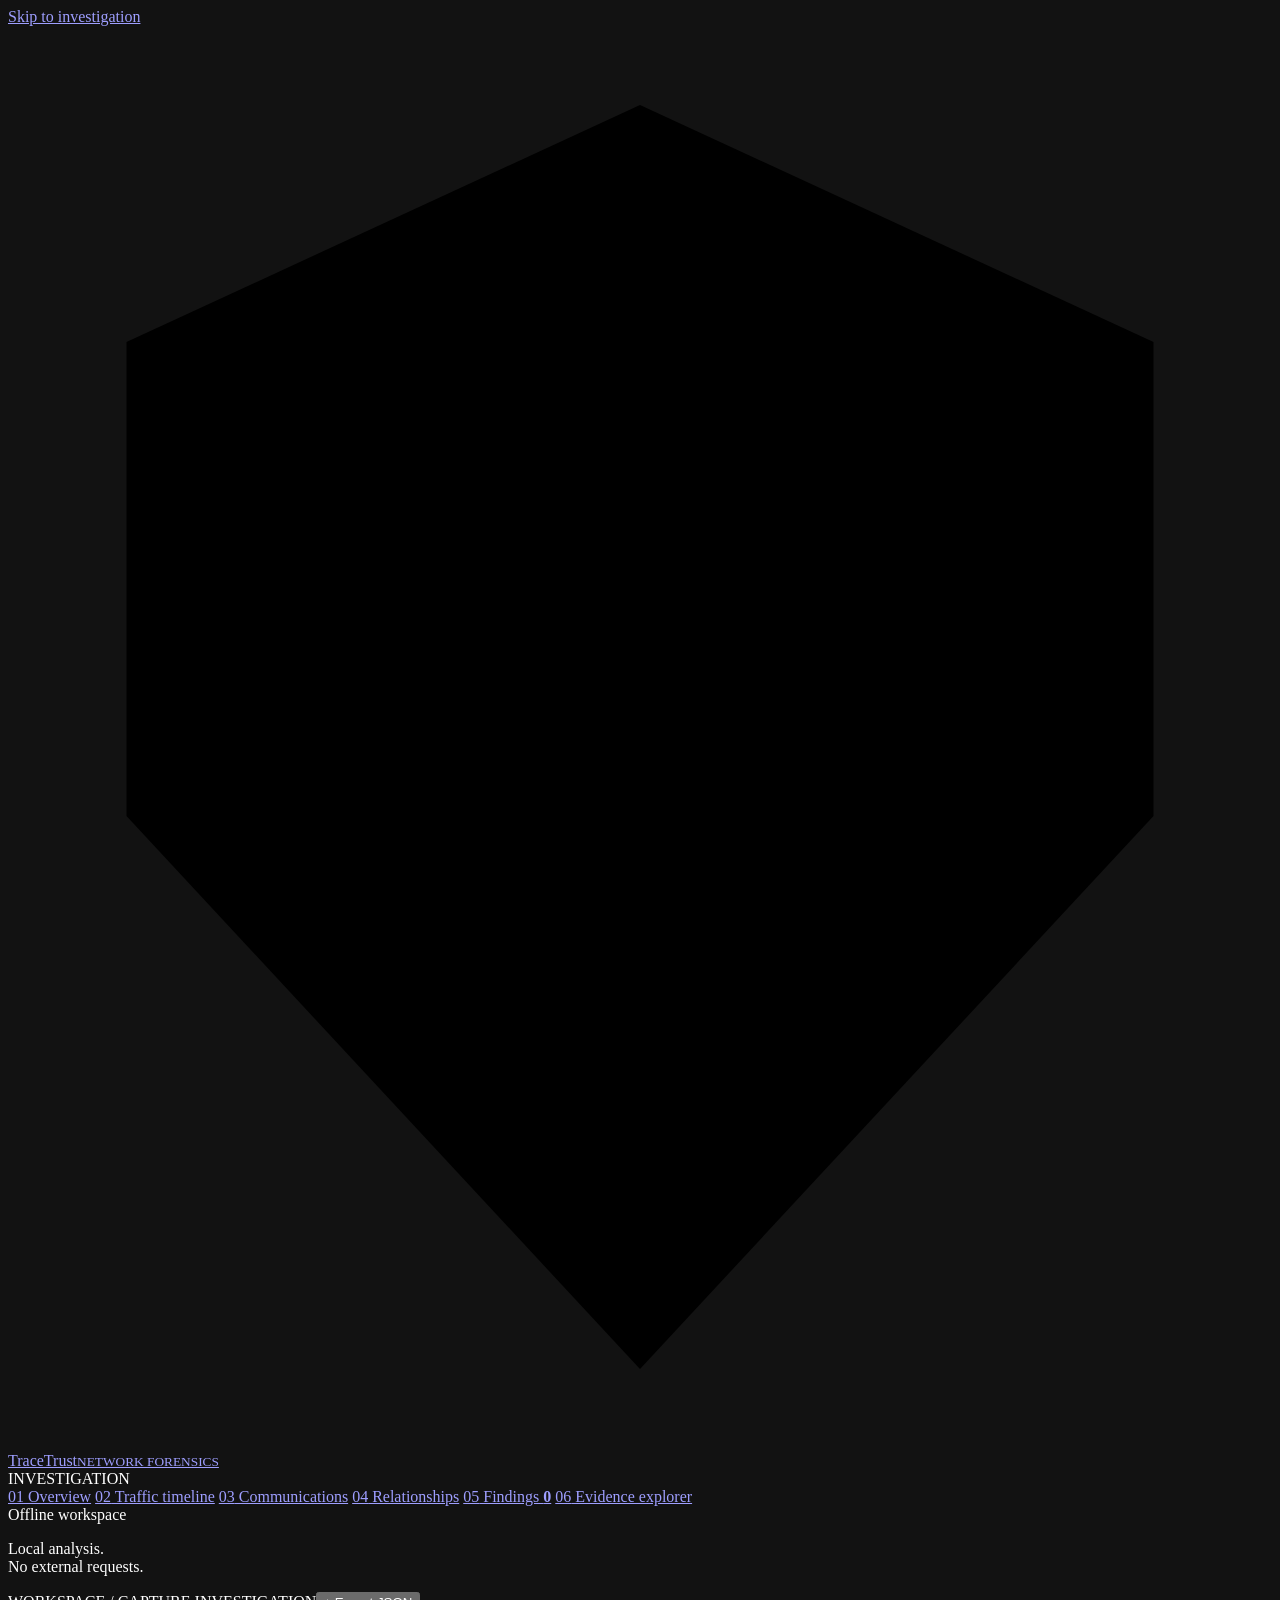
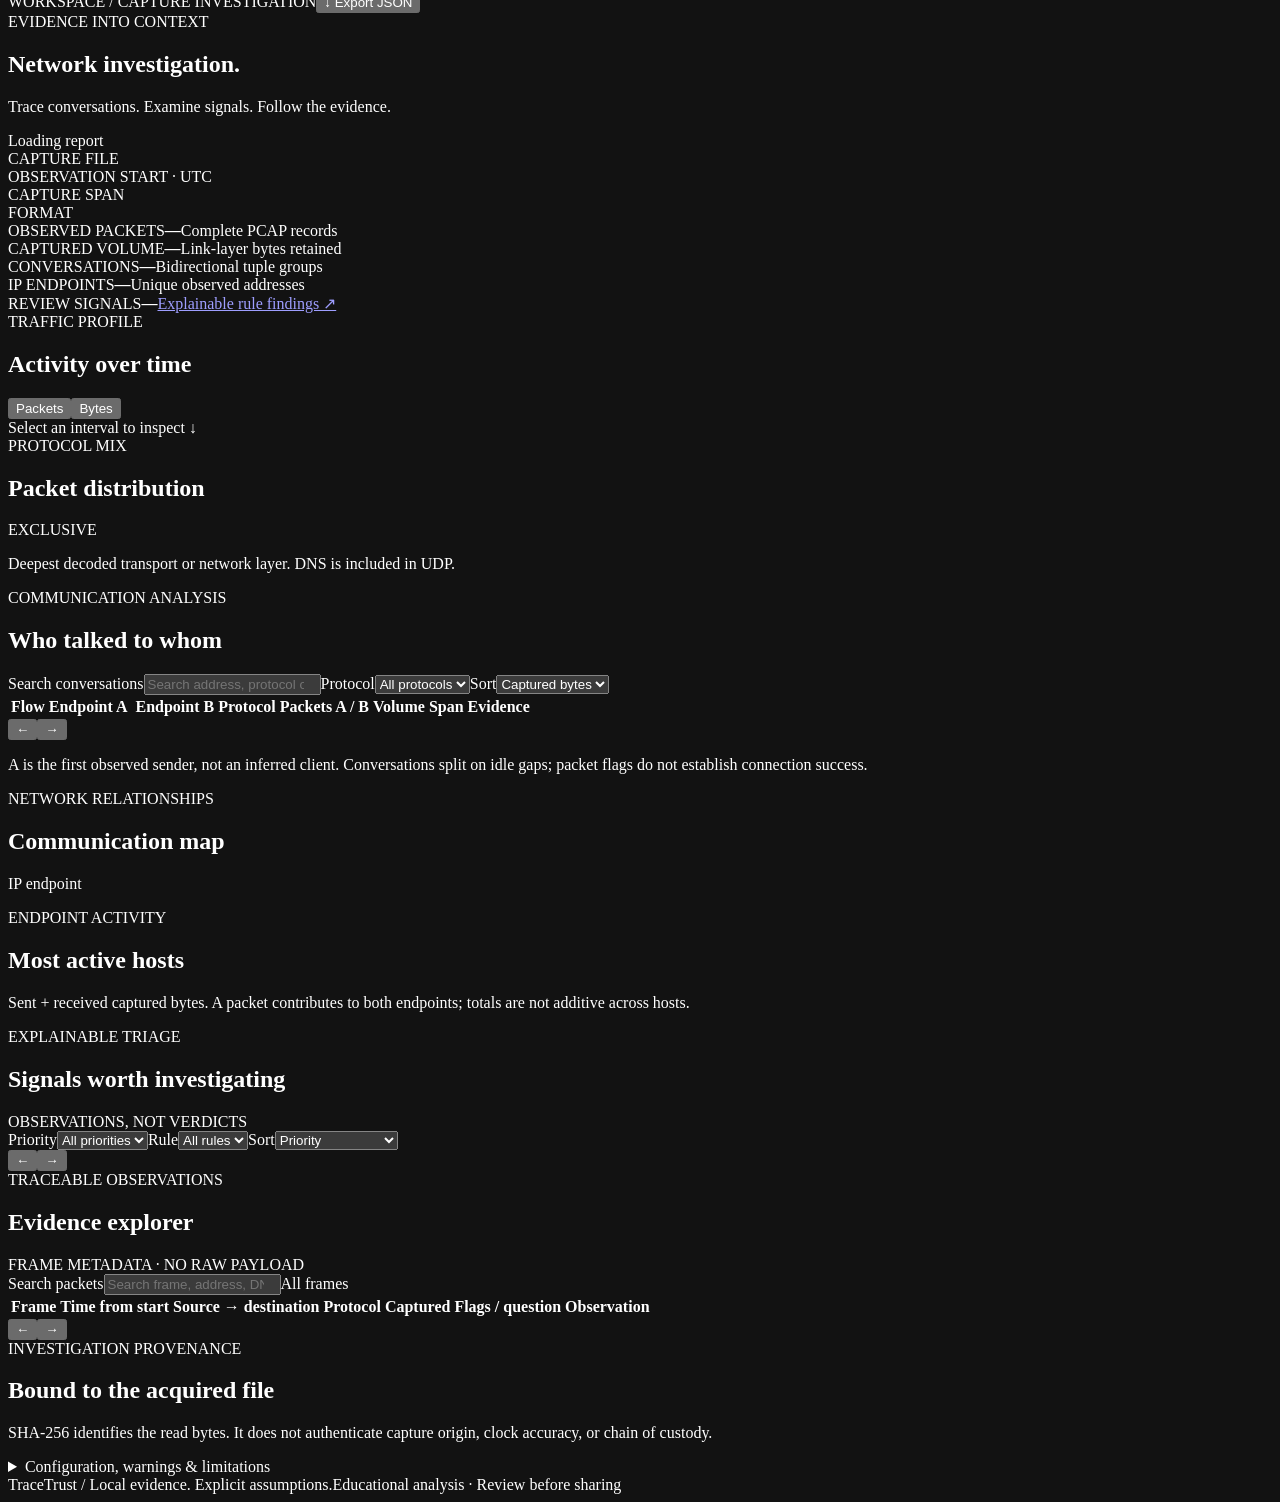
<file: dashboard/template.html>
<!doctype html>
<html lang="en">
<head>
  <meta charset="utf-8">
  <meta name="viewport" content="width=device-width,initial-scale=1">
  <meta name="color-scheme" content="dark">
  <meta http-equiv="Content-Security-Policy" content="default-src 'none'; script-src 'unsafe-inline'; style-src 'unsafe-inline'; img-src data:; connect-src 'none'; base-uri 'none'; form-action 'none'">
  <title>TraceTrust · Network investigation</title>
  <style>__TT_CSS__</style>
</head>
<body>
<a class="skip" href="#overview">Skip to investigation</a>
<aside class="rail">
  <a class="brand" href="#overview" aria-label="TraceTrust overview"><svg viewBox="0 0 32 36" aria-hidden="true"><path d="M16 2 29 8v12L16 34 3 20V8Z"/><path d="M10 12h12M10 18h8M10 24h4"/></svg><span>TraceTrust<small>NETWORK FORENSICS</small></span></a>
  <div class="nav-caption">INVESTIGATION</div>
  <nav aria-label="Investigation views">
    <a href="#overview"><span>01</span> Overview</a>
    <a href="#traffic"><span>02</span> Traffic timeline</a>
    <a href="#communications"><span>03</span> Communications</a>
    <a href="#relationships"><span>04</span> Relationships</a>
    <a href="#findings"><span>05</span> Findings <b id="nav-findings">0</b></a>
    <a href="#evidence"><span>06</span> Evidence explorer</a>
  </nav>
  <div class="rail-foot"><span class="live-dot"></span> Offline workspace<p>Local analysis.<br>No external requests.</p><small id="tool-version"></small></div>
</aside>
<main>
  <div class="topbar"><span><span class="muted">WORKSPACE /</span> CAPTURE INVESTIGATION</span><button id="download-json" class="button">↓ Export JSON</button></div>
  <section id="overview" class="overview">
    <div class="section-heading hero-heading"><div><div class="eyebrow">EVIDENCE INTO CONTEXT</div><h1>Network investigation<span class="accent">.</span></h1><p class="lead">Trace conversations. Examine signals. Follow the evidence.</p></div><span class="badge" id="observation-status">Loading report</span></div>
    <div class="capture-strip"><div><span class="caption">CAPTURE FILE</span><strong id="capture-name"></strong></div><div><span class="caption">OBSERVATION START · UTC</span><strong id="capture-start" class="mono"></strong></div><div><span class="caption">CAPTURE SPAN</span><strong id="capture-duration"></strong></div><div><span class="caption">FORMAT</span><strong id="capture-format"></strong></div></div>
    <div id="warnings" class="notice" hidden></div>
    <div class="metrics">
      <article class="metric"><span class="caption">OBSERVED PACKETS</span><strong id="metric-packets">—</strong><span>Complete PCAP records</span></article>
      <article class="metric"><span class="caption">CAPTURED VOLUME</span><strong id="metric-bytes">—</strong><span>Link-layer bytes retained</span></article>
      <article class="metric"><span class="caption">CONVERSATIONS</span><strong id="metric-flows">—</strong><span>Bidirectional tuple groups</span></article>
      <article class="metric"><span class="caption">IP ENDPOINTS</span><strong id="metric-hosts">—</strong><span>Unique observed addresses</span></article>
      <article class="metric signal"><span class="caption">REVIEW SIGNALS</span><strong id="metric-findings">—</strong><a href="#findings">Explainable rule findings ↗</a></article>
    </div>
  </section>
  <section id="traffic" class="two-columns">
    <article class="panel timeline-panel"><div class="panel-head"><div><div class="eyebrow">TRAFFIC PROFILE</div><h2>Activity over time</h2></div><div class="segmented" role="group" aria-label="Timeline measure"><button id="chart-packets" aria-pressed="true">Packets</button><button id="chart-bytes" aria-pressed="false">Bytes</button></div></div><div id="timeline" class="timeline-chart" aria-label="Traffic timeline"></div><div class="panel-foot"><span id="timeline-note"></span><span class="accent">Select an interval to inspect ↓</span></div></article>
    <article class="panel"><div class="panel-head"><div><div class="eyebrow">PROTOCOL MIX</div><h2>Packet distribution</h2></div><span class="small muted">EXCLUSIVE</span></div><div id="protocols" class="protocol-list"></div><p class="panel-note">Deepest decoded transport or network layer. DNS is included in UDP.</p></article>
  </section>
  <section id="communications" class="section-block">
    <div class="section-heading"><div><div class="eyebrow">COMMUNICATION ANALYSIS</div><h2>Who talked to whom</h2></div><span id="flow-count" class="small muted"></span></div>
    <div class="panel"><div class="toolbar"><label class="search-label"><span class="visually-hidden">Search conversations</span><input id="flow-search" type="search" placeholder="Search address, protocol or flow ID…"></label><label>Protocol<select id="flow-protocol"><option value="">All protocols</option></select></label><label>Sort<select id="flow-sort"><option value="volume">Captured bytes</option><option value="packets">Packet count</option><option value="recent">Most recent</option></select></label><button id="clear-host" hidden class="button"></button></div><div class="table-scroll"><table><thead><tr><th>Flow</th><th>Endpoint A</th><th></th><th>Endpoint B</th><th>Protocol</th><th>Packets A / B</th><th>Volume</th><th>Span</th><th>Evidence</th></tr></thead><tbody id="flow-rows"></tbody></table></div><div class="pagination"><span id="flow-page-label"></span><div><button id="flow-prev" aria-label="Previous conversations">←</button><button id="flow-next" aria-label="Next conversations">→</button></div></div></div>
    <p class="section-note">A is the first observed sender, not an inferred client. Conversations split on idle gaps; packet flags do not establish connection success.</p>
  </section>
  <section id="relationships" class="two-columns relationships">
    <article class="panel"><div class="panel-head"><div><div class="eyebrow">NETWORK RELATIONSHIPS</div><h2>Communication map</h2></div><span class="key-dot">IP endpoint</span></div><div id="topology" class="topology"></div><p id="topology-note" class="panel-note"></p></article>
    <article class="panel"><div class="panel-head"><div><div class="eyebrow">ENDPOINT ACTIVITY</div><h2>Most active hosts</h2></div></div><div id="hosts" class="host-list"></div><p class="panel-note">Sent + received captured bytes. A packet contributes to both endpoints; totals are not additive across hosts.</p></article>
  </section>
  <section id="findings" class="section-block">
    <div class="section-heading"><div><div class="eyebrow">EXPLAINABLE TRIAGE</div><h2>Signals worth investigating</h2></div><span class="small muted">OBSERVATIONS, NOT VERDICTS</span></div>
    <div class="toolbar findings-toolbar"><label>Priority<select id="finding-priority"><option value="">All priorities</option><option value="medium">Medium</option><option value="low">Low</option></select></label><label>Rule<select id="finding-rule"><option value="">All rules</option><option>TT-A</option><option>TT-B</option><option>TT-C</option><option>TT-D</option></select></label><label>Sort<select id="finding-sort"><option value="priority">Priority</option><option value="time">Observation time</option><option value="evidence">Evidence count</option></select></label><span id="finding-count" class="muted small"></span></div>
    <div id="finding-cards" class="finding-grid"></div><div class="pagination"><span id="finding-page-label"></span><div><button id="finding-prev" aria-label="Previous findings">←</button><button id="finding-next" aria-label="Next findings">→</button></div></div>
  </section>
  <section id="evidence" class="section-block">
    <div class="section-heading"><div><div class="eyebrow">TRACEABLE OBSERVATIONS</div><h2>Evidence explorer</h2></div><span class="small muted">FRAME METADATA · NO RAW PAYLOAD</span></div>
    <div class="panel"><div class="toolbar"><label class="search-label"><span class="visually-hidden">Search packets</span><input id="packet-search" type="search" placeholder="Search frame, address, DNS name or protocol…"></label><span id="evidence-scope" class="scope">All frames</span><button id="reset-evidence" class="button" hidden>Clear selection ×</button></div><div class="table-scroll"><table><thead><tr><th>Frame</th><th>Time from start</th><th>Source → destination</th><th>Protocol</th><th>Captured</th><th>Flags / question</th><th>Observation</th></tr></thead><tbody id="packet-rows"></tbody></table></div><div class="pagination"><span id="packet-page-label"></span><div><button id="packet-prev" aria-label="Previous frames">←</button><button id="packet-next" aria-label="Next frames">→</button></div></div></div>
  </section>
  <section class="provenance panel"><div><div class="eyebrow">INVESTIGATION PROVENANCE</div><h2>Bound to the acquired file</h2><p>SHA-256 identifies the read bytes. It does not authenticate capture origin, clock accuracy, or chain of custody.</p><code id="capture-hash"></code></div><details><summary>Configuration, warnings & limitations</summary><p id="analysis-time"></p><pre id="configuration"></pre><ul id="limitations"></ul></details></section>
  <footer><span>TraceTrust <span class="accent">/</span> Local evidence. Explicit assumptions.</span><span>Educational analysis · Review before sharing</span></footer>
</main>
<dialog id="inspector" aria-labelledby="inspector-title"><div class="inspector-head"><div><div class="eyebrow">EVIDENCE DETAIL</div><h2 id="inspector-title"></h2></div><button id="close-inspector" class="button" aria-label="Close evidence detail">×</button></div><div id="inspector-content"></div></dialog>
<noscript><p class="notice">JavaScript is required for interactive views. The adjacent report.json contains all analysis data.</p></noscript>
<script type="application/json" id="report-data">__TT_DATA__</script>
<script>__TT_JS__</script>
</body>
</html>
</file>
